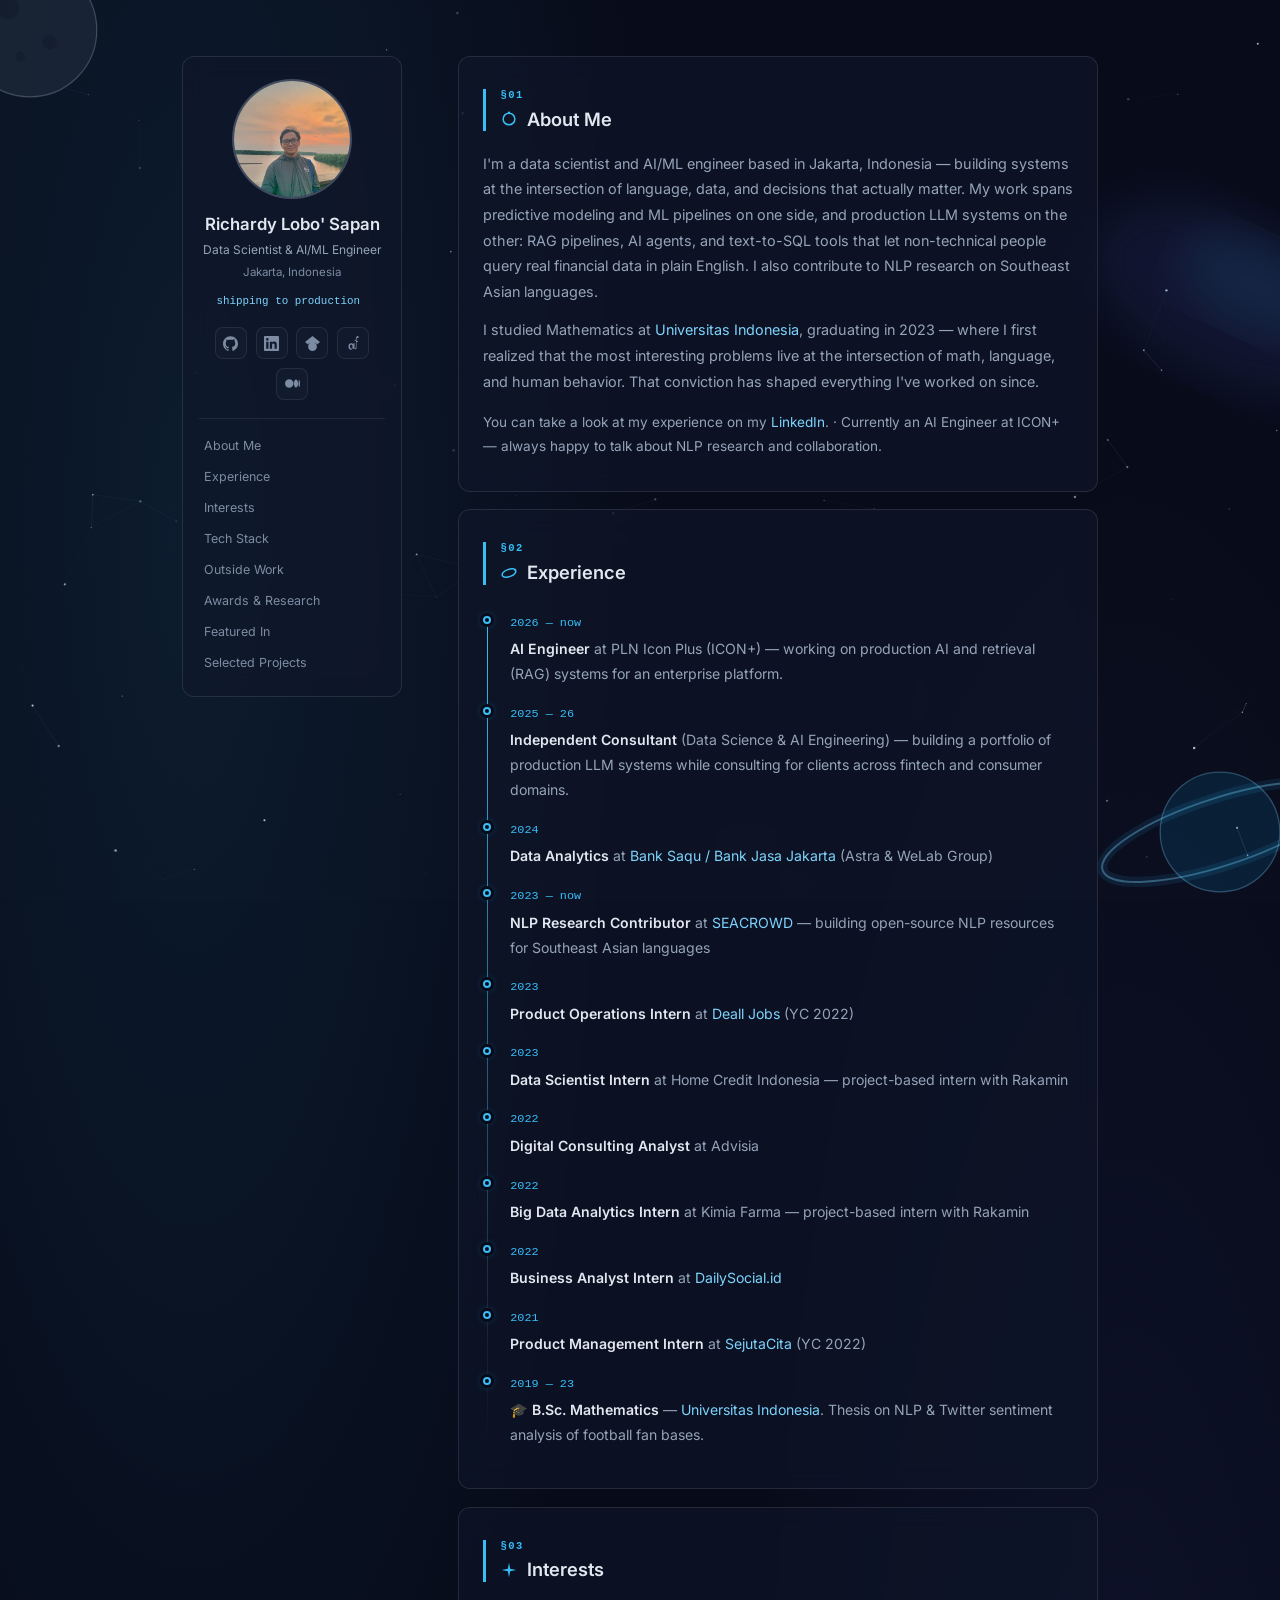
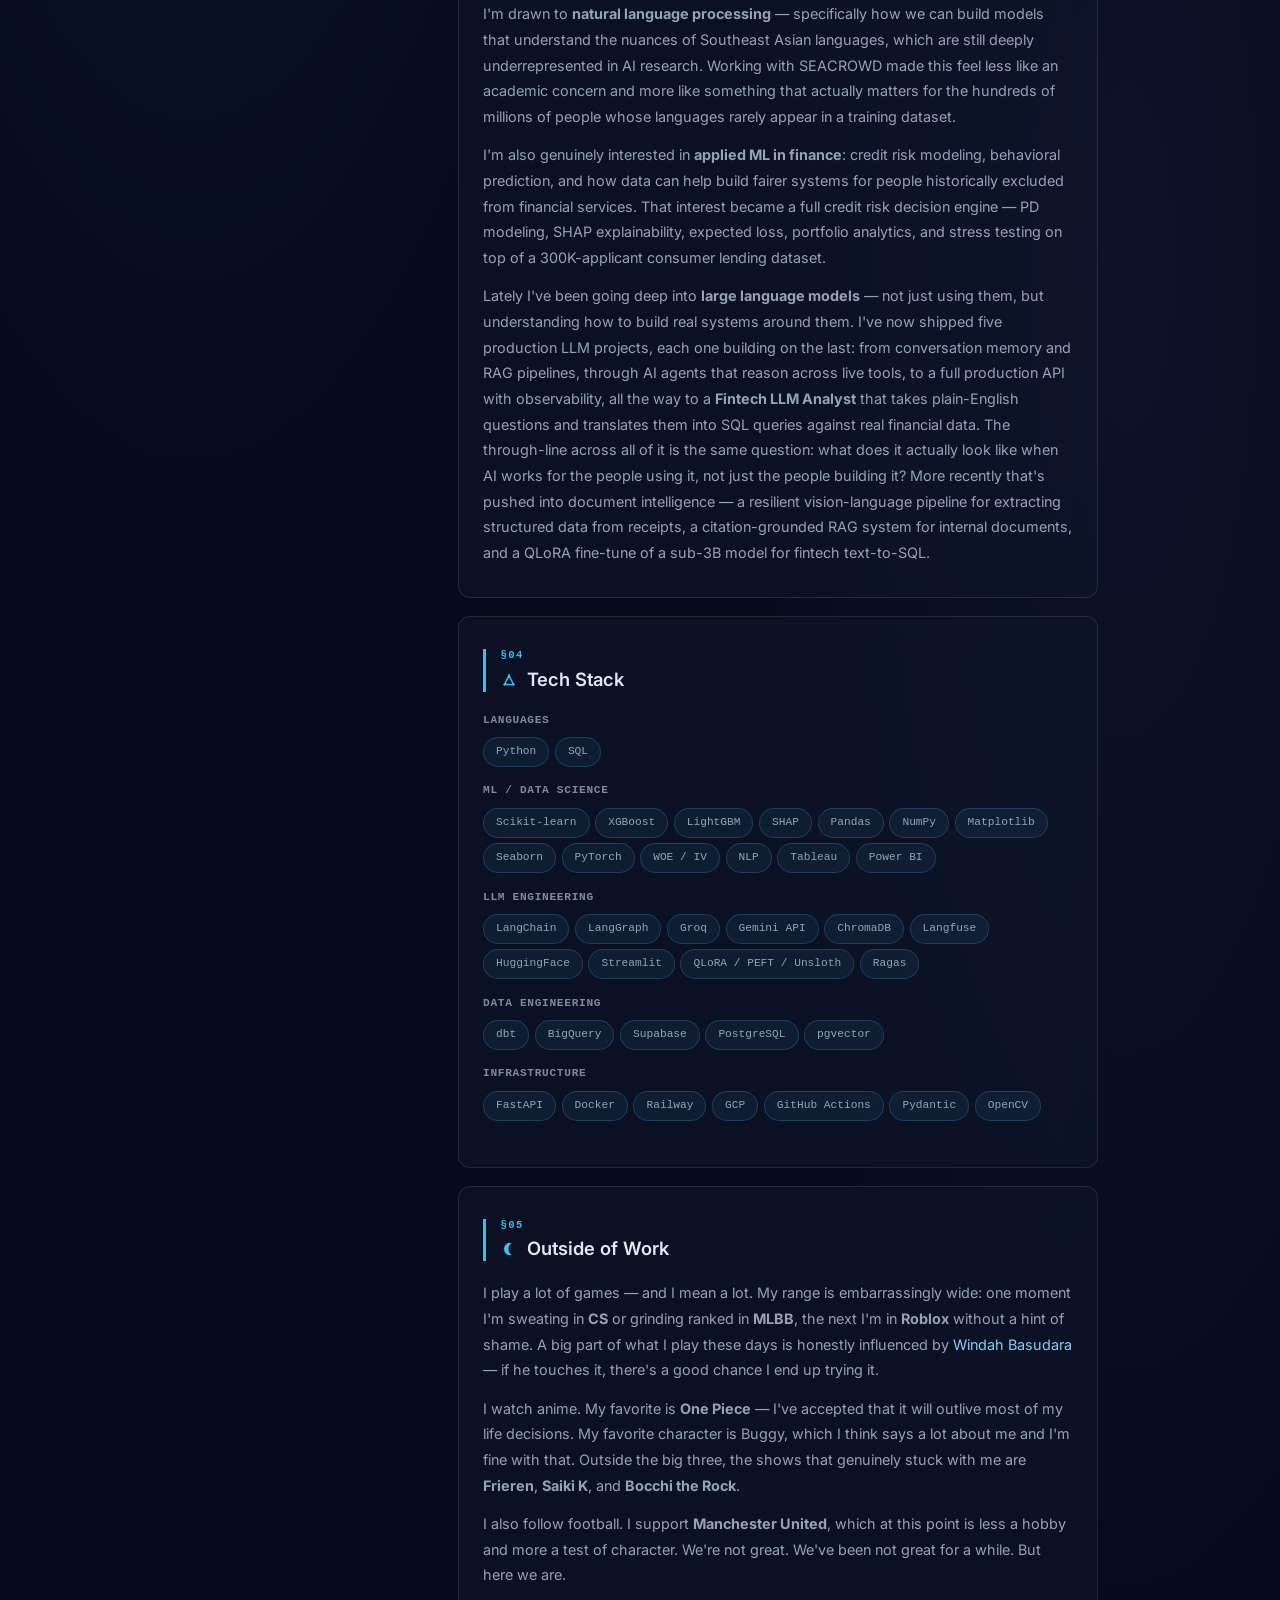
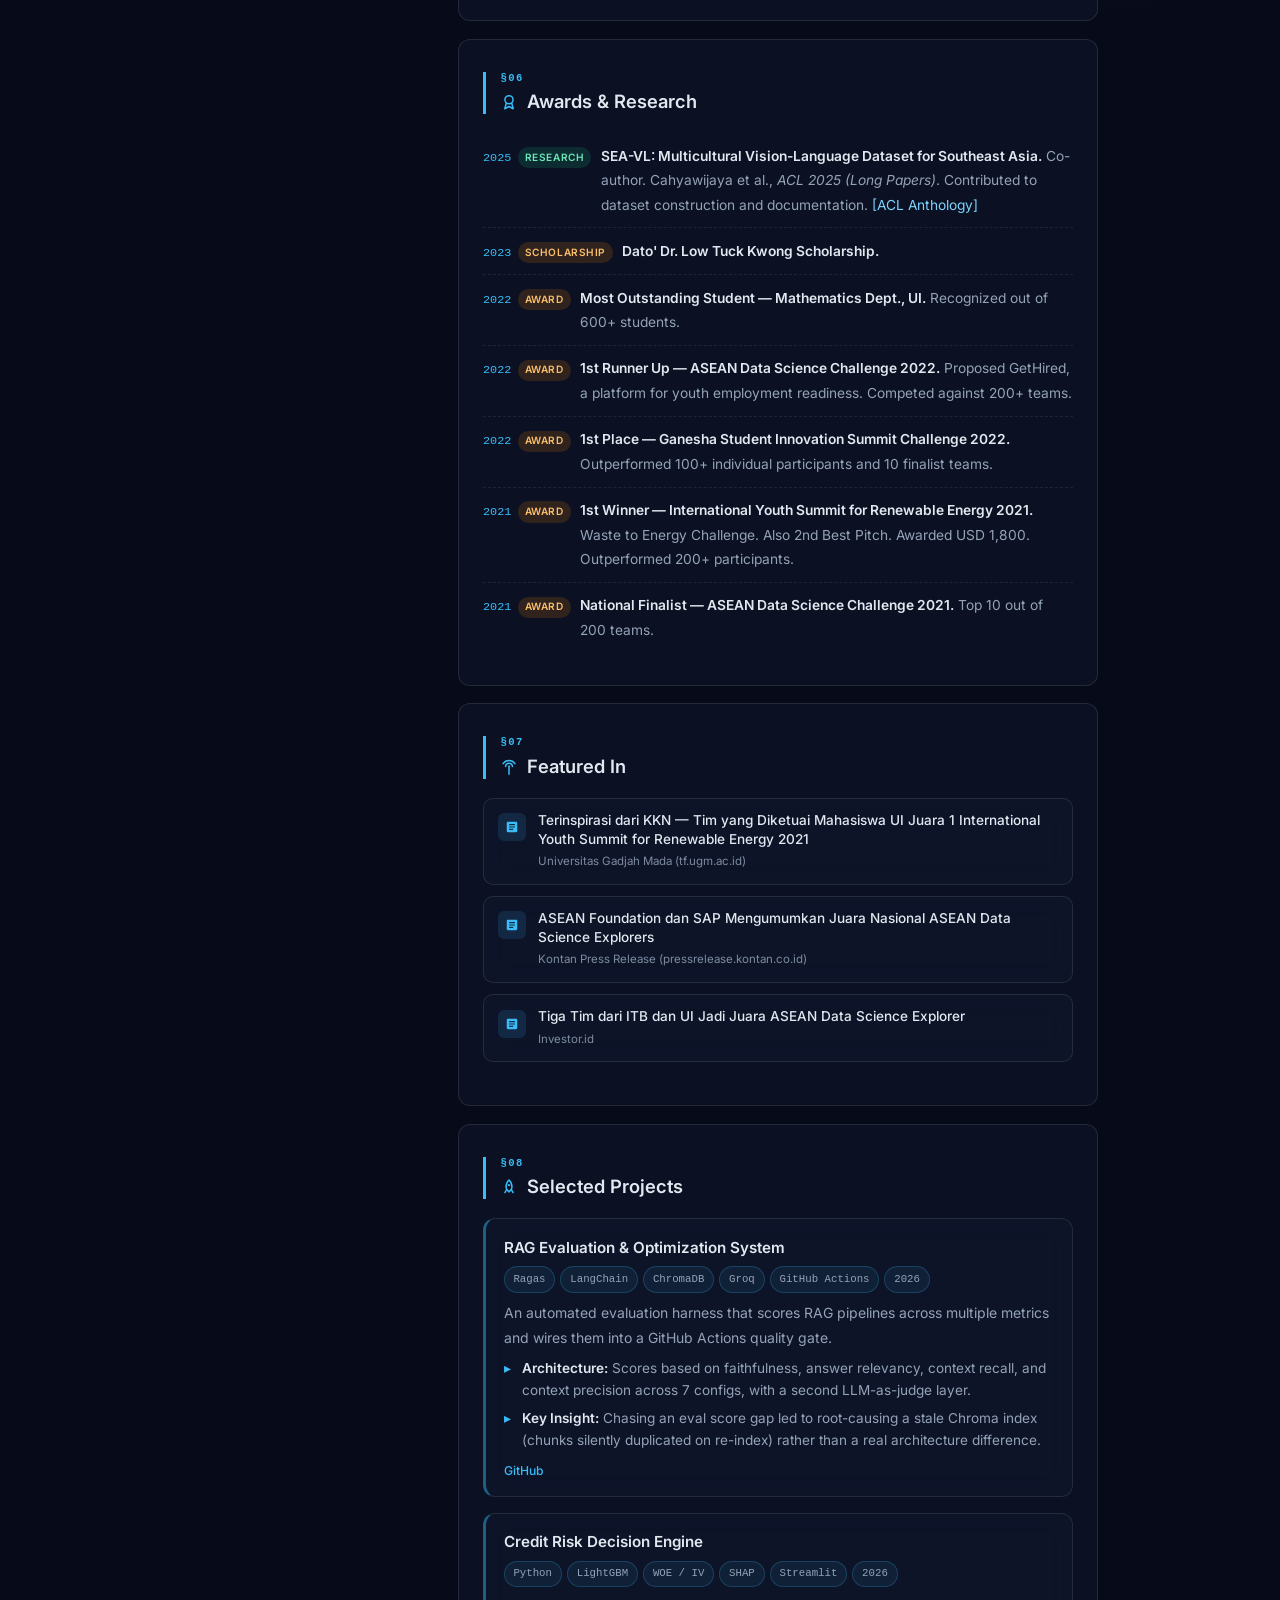
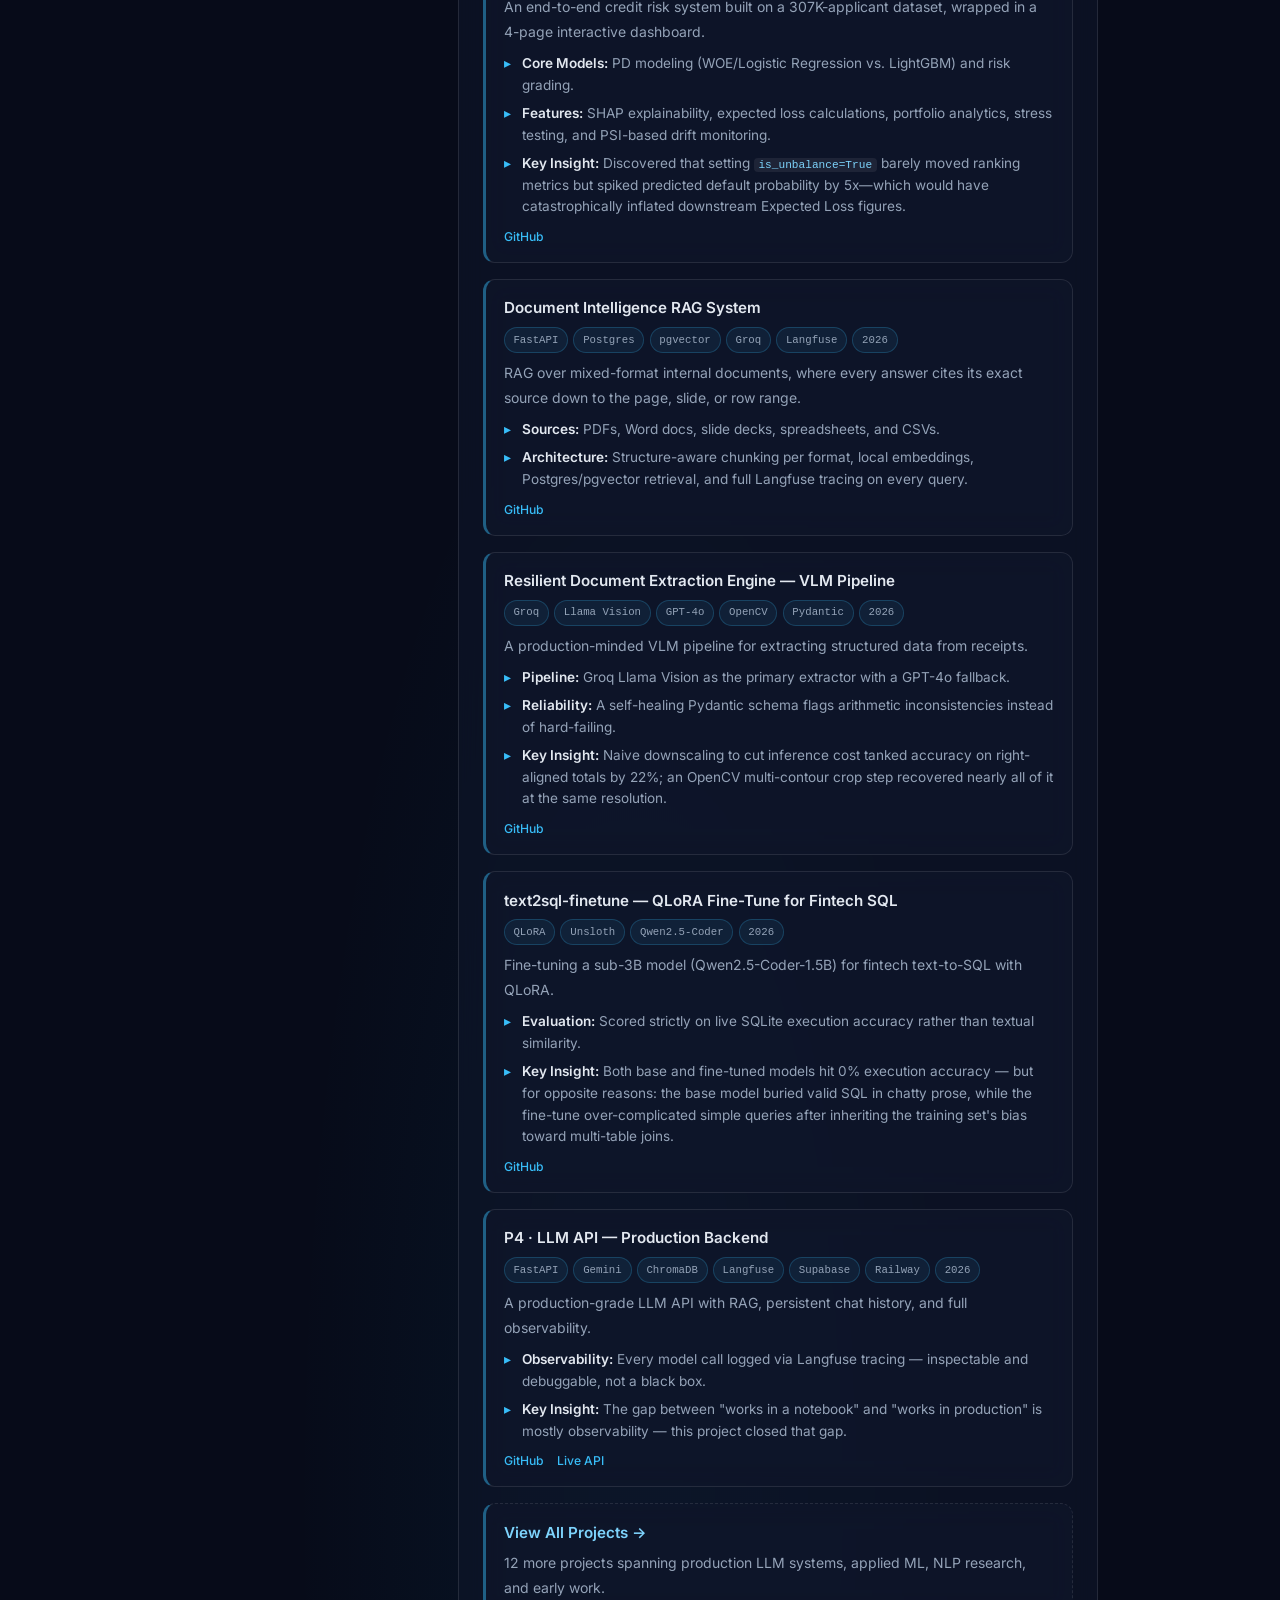
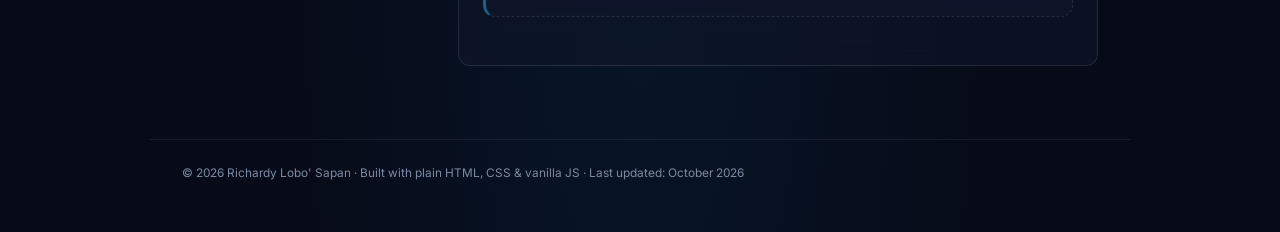
<file: index.html>
<!DOCTYPE html>
<html lang="en">
<head>
  <meta charset="UTF-8" />
  <meta name="viewport" content="width=device-width, initial-scale=1.0" />
  <title>Richardy Lobo' Sapan — Data Scientist &amp; AI/ML Engineer</title>
  <meta name="description" content="Richardy Lobo' Sapan — data scientist &amp; AI/ML engineer in Jakarta, Indonesia, building production RAG pipelines, AI agents, and applied ML systems." />
  <link rel="canonical" href="https://richardy-lobo-sapan.github.io/" />
  <link rel="icon" type="image/svg+xml" href="favicon.svg" />

  <!-- Open Graph / social previews -->
  <meta property="og:type" content="website" />
  <meta property="og:url" content="https://richardy-lobo-sapan.github.io/" />
  <meta property="og:site_name" content="Richardy Lobo' Sapan" />
  <meta property="og:title" content="Richardy Lobo' Sapan — Data Scientist &amp; AI/ML Engineer" />
  <meta property="og:description" content="Data scientist &amp; AI/ML engineer in Jakarta, Indonesia, building production RAG pipelines, AI agents, and applied ML systems." />
  <meta property="og:image" content="https://richardy-lobo-sapan.github.io/IMG_20240918_212158_783.jpg" />

  <!-- Twitter Card -->
  <meta name="twitter:card" content="summary" />
  <meta name="twitter:title" content="Richardy Lobo' Sapan — Data Scientist &amp; AI/ML Engineer" />
  <meta name="twitter:description" content="Data scientist &amp; AI/ML engineer in Jakarta, Indonesia, building production RAG pipelines, AI agents, and applied ML systems." />
  <meta name="twitter:image" content="https://richardy-lobo-sapan.github.io/IMG_20240918_212158_783.jpg" />

  <link rel="preconnect" href="https://fonts.googleapis.com" />
  <link rel="preconnect" href="https://fonts.gstatic.com" crossorigin />
  <link href="https://fonts.googleapis.com/css2?family=Inter:wght@300;400;500;600;700&display=swap" rel="stylesheet" />
  <link rel="stylesheet" href="style.css" />
</head>
<body>

<a class="skip-link" href="#main-content">Skip to content</a>

<canvas id="starfield" aria-hidden="true"></canvas>

<div class="planet-decor" aria-hidden="true">
  <svg viewBox="0 0 200 200" width="260" height="260">
    <ellipse cx="100" cy="100" rx="95" ry="26" transform="rotate(-18 100 100)" fill="none" stroke="#38bdf8" stroke-width="8" opacity="0.10"/>
    <ellipse cx="100" cy="100" rx="95" ry="26" transform="rotate(-18 100 100)" fill="none" stroke="#7dd3fc" stroke-width="1.5" opacity="0.35"/>
    <circle cx="100" cy="100" r="46" fill="#0ea5e9" opacity="0.12"/>
    <circle cx="100" cy="100" r="46" fill="none" stroke="#7dd3fc" stroke-width="1" opacity="0.3"/>
  </svg>
</div>

<div class="moon-decor" aria-hidden="true">
  <svg viewBox="0 0 140 140" width="170" height="170">
    <circle cx="70" cy="70" r="55" fill="#94a3b8" opacity="0.10"/>
    <circle cx="70" cy="70" r="55" fill="none" stroke="#cbd5e1" stroke-width="1" opacity="0.25"/>
    <circle cx="52" cy="52" r="9" fill="#070b19" opacity="0.18"/>
    <circle cx="86" cy="80" r="6" fill="#070b19" opacity="0.18"/>
    <circle cx="62" cy="92" r="4" fill="#070b19" opacity="0.18"/>
  </svg>
</div>

<div class="galaxy-decor" aria-hidden="true">
  <svg viewBox="0 0 300 300" width="380" height="380">
    <defs><filter id="galaxy-blur"><feGaussianBlur stdDeviation="18"/></filter></defs>
    <ellipse cx="150" cy="150" rx="120" ry="65" transform="rotate(25 150 150)" fill="#6366f1" opacity="0.10" filter="url(#galaxy-blur)"/>
    <ellipse cx="170" cy="140" rx="65" ry="36" transform="rotate(25 170 140)" fill="#38bdf8" opacity="0.09" filter="url(#galaxy-blur)"/>
  </svg>
</div>

<div id="grain" aria-hidden="true"></div>

<!-- Mobile hero — nebula band, mobile only via CSS -->
<div class="mobile-hero-wrap" aria-hidden="true"></div>

<div class="wrapper">

  <!-- ═══════════ SIDEBAR ═══════════ -->
  <aside class="sidebar">
    <img class="avatar" src="IMG_20240918_212158_783.jpg" alt="Richardy Lobo' Sapan" width="120" height="120" />
    <h1>Richardy Lobo' Sapan</h1>
    <p class="job">Data Scientist &amp; AI/ML Engineer</p>
    <p class="loc">Jakarta, Indonesia</p>
    <p class="tagline" aria-hidden="true"><span id="tagline-text"></span><span class="tagline-cursor">|</span></p>

    <div class="socials">
      <!-- GitHub -->
      <a href="https://github.com/richardy-lobo-sapan" target="_blank" rel="noopener noreferrer" title="GitHub" aria-label="GitHub">
        <svg viewBox="0 0 24 24"><path d="M12 .297c-6.63 0-12 5.373-12 12 0 5.303 3.438 9.8 8.205 11.385.6.113.82-.258.82-.577 0-.285-.01-1.04-.015-2.04-3.338.724-4.042-1.61-4.042-1.61C4.422 18.07 3.633 17.7 3.633 17.7c-1.087-.744.084-.729.084-.729 1.205.084 1.838 1.236 1.838 1.236 1.07 1.835 2.809 1.305 3.495.998.108-.776.417-1.305.76-1.605-2.665-.3-5.466-1.332-5.466-5.93 0-1.31.465-2.38 1.235-3.22-.135-.303-.54-1.523.105-3.176 0 0 1.005-.322 3.3 1.23.96-.267 1.98-.399 3-.405 1.02.006 2.04.138 3 .405 2.28-1.552 3.285-1.23 3.285-1.23.645 1.653.24 2.873.12 3.176.765.84 1.23 1.91 1.23 3.22 0 4.61-2.805 5.625-5.475 5.92.42.36.81 1.096.81 2.22 0 1.606-.015 2.896-.015 3.286 0 .315.21.69.825.57C20.565 22.092 24 17.592 24 12.297c0-6.627-5.373-12-12-12"/></svg>
      </a>
      <!-- LinkedIn -->
      <a href="https://www.linkedin.com/in/richardylobosapan/" target="_blank" rel="noopener noreferrer" title="LinkedIn" aria-label="LinkedIn">
        <svg viewBox="0 0 24 24"><path d="M20.447 20.452h-3.554v-5.569c0-1.328-.027-3.037-1.852-3.037-1.853 0-2.136 1.445-2.136 2.939v5.667H9.351V9h3.414v1.561h.046c.477-.9 1.637-1.85 3.37-1.85 3.601 0 4.267 2.37 4.267 5.455v6.286zM5.337 7.433a2.062 2.062 0 01-2.063-2.065 2.064 2.064 0 112.063 2.065zm1.782 13.019H3.555V9h3.564v11.452zM22.225 0H1.771C.792 0 0 .774 0 1.729v20.542C0 23.227.792 24 1.771 24h20.451C23.2 24 24 23.227 24 22.271V1.729C24 .774 23.2 0 22.222 0h.003z"/></svg>
      </a>
      <!-- Google Scholar -->
      <a href="https://scholar.google.com/citations?hl=id&user=P-O_EnAAAAAJ" target="_blank" rel="noopener noreferrer" title="Google Scholar" aria-label="Google Scholar">
        <svg viewBox="0 0 24 24"><path d="M12 24a7 7 0 110-14 7 7 0 010 14zm0-24L0 9.5l4.838 3.94A8 8 0 0112 10a8 8 0 017.162 3.44L24 9.5z"/></svg>
      </a>
      <!-- ResearchGate -->
      <a href="https://www.researchgate.net/profile/Richardy-Sapan" target="_blank" rel="noopener noreferrer" title="ResearchGate" aria-label="ResearchGate">
        <svg viewBox="0 0 24 24"><path d="M19.586 0c-.818 0-1.508.19-2.073.565-.563.377-.97.936-1.213 1.68a12.44 12.44 0 00-.365 3.123v.521h-1.99c-.026.56-.049 1.33-.049 1.877h1.973v7.82c-.05 1.928-.278 3.29-.69 4.094-.41.804-1.017 1.205-1.822 1.205-.61 0-1.161-.223-1.657-.67-.494-.448-.764-1.015-.81-1.703h-.08a3.43 3.43 0 01-.528 1.907c-.337.49-.752.855-1.245 1.1a3.44 3.44 0 01-1.6.365c-1.148 0-2.063-.435-2.746-1.304C4.35 19.516 4 18.282 4 16.683c0-1.618.388-2.9 1.163-3.845.775-.944 1.795-1.416 3.06-1.416.793 0 1.476.182 2.049.547.573.365.993.904 1.26 1.617h.065v-1.86h2.05v7.68c0 .597.127 1.063.38 1.396.253.334.613.5 1.08.5.54 0 .965-.216 1.278-.648.312-.432.468-1.026.468-1.78V9.766h2.087c.026-.547.049-1.317.049-1.877h-2.087V6.384c0-1.16.133-1.98.4-2.46.267-.48.707-.72 1.32-.72.357 0 .71.066 1.063.197l.5-1.79A5.4 5.4 0 0019.586 0zM8.4 13.444c-.633 0-1.13.277-1.493.83-.362.553-.543 1.356-.543 2.41 0 1.01.178 1.79.535 2.34.357.55.851.824 1.483.824.63 0 1.127-.275 1.49-.824.363-.55.545-1.33.545-2.34 0-1.054-.182-1.857-.545-2.41-.363-.553-.86-.83-1.472-.83z"/></svg>
      </a>
      <!-- Medium -->
      <a href="https://medium.com/@richardylobosapan" target="_blank" rel="noopener noreferrer" title="Medium" aria-label="Medium">
        <svg viewBox="0 0 24 24"><path d="M13.54 12a6.8 6.8 0 01-6.77 6.82A6.8 6.8 0 010 12a6.8 6.8 0 016.77-6.82A6.8 6.8 0 0113.54 12zm7.42 0c0 3.54-1.51 6.42-3.38 6.42-1.87 0-3.39-2.88-3.39-6.42s1.52-6.42 3.39-6.42 3.38 2.88 3.38 6.42M24 12c0 3.17-.53 5.75-1.19 5.75-.66 0-1.19-2.58-1.19-5.75s.53-5.75 1.19-5.75C23.47 6.25 24 8.83 24 12z"/></svg>
      </a>
    </div>

    <!-- Unified nav — vertical list on desktop, horizontal pill-scroller on mobile (see .nav in style.css) -->
    <ul class="nav">
      <li><a href="#intro">About Me</a></li>
      <li><a href="#experience">Experience</a></li>
      <li><a href="#interests">Interests</a></li>
      <li><a href="#stack">Tech Stack</a></li>
      <li><a href="#outside">Outside Work</a></li>
      <li><a href="#recognition">Awards &amp; Research</a></li>
      <li><a href="#featured">Featured In</a></li>
      <li><a href="#projects">Selected Projects</a></li>
    </ul>
  </aside>

  <!-- ═══════════ MAIN ═══════════ -->
  <main id="main-content" tabindex="-1">

    <!-- INTRO -->
    <section id="intro" class="reveal">
      <h2><span class="h2-row"><svg class="h2-icon" viewBox="0 0 20 20" fill="none" stroke="currentColor" stroke-width="1.5" stroke-linecap="round" stroke-linejoin="round"><circle cx="10" cy="10" r="6.5"/><circle cx="10" cy="3" r="1.3" fill="currentColor" stroke="none"/></svg>About Me</span></h2>
      <p>
        I'm a data scientist and AI/ML engineer based in Jakarta, Indonesia — building systems at the
        intersection of language, data, and decisions that actually matter. My work spans predictive
        modeling and ML pipelines on one side, and production LLM systems on the other: RAG pipelines,
        AI agents, and text-to-SQL tools that let non-technical people query real financial data in plain
        English. I also contribute to NLP research on Southeast Asian languages.
      </p>
      <p>
        I studied Mathematics at <a href="https://math.sci-ui.id/en/" target="_blank" rel="noopener noreferrer">Universitas Indonesia</a>,
        graduating in 2023 — where I first realized that the most interesting problems live at the
        intersection of math, language, and human behavior. That conviction has shaped everything I've
        worked on since.
      </p>
      <p class="resume-line">
        You can take a look at my experience on my
        <a href="https://www.linkedin.com/in/richardylobosapan/" target="_blank" rel="noopener noreferrer">LinkedIn</a>. ·
        Currently an AI Engineer at ICON+ — always happy to talk about NLP research and collaboration.
      </p>
    </section>

    <!-- EXPERIENCE -->
    <section id="experience" class="reveal">
      <h2><span class="h2-row"><svg class="h2-icon" viewBox="0 0 20 20" fill="none" stroke="currentColor" stroke-width="1.5" stroke-linecap="round" stroke-linejoin="round"><ellipse cx="10" cy="10" rx="8" ry="4" transform="rotate(-20 10 10)"/><circle cx="16.8" cy="6.4" r="1.2" fill="currentColor" stroke="none"/></svg>Experience</span></h2>
      <ul class="exp-list">
        <li>
          <span class="exp-year">2026 — now</span>
          <div class="exp-text"><strong>AI Engineer</strong> at PLN Icon Plus (ICON+) — working on production AI and retrieval (RAG) systems for an enterprise platform.</div>
        </li>
        <li>
          <span class="exp-year">2025 — 26</span>
          <div class="exp-text"><strong>Independent Consultant</strong> (Data Science &amp; AI Engineering) — building a portfolio of production LLM systems while consulting for clients across fintech and consumer domains.</div>
        </li>
        <li>
          <span class="exp-year">2024</span>
          <div class="exp-text"><strong>Data Analytics</strong> at <a href="https://www.banksaqu.com/" target="_blank" rel="noopener noreferrer">Bank Saqu / Bank Jasa Jakarta</a> (Astra &amp; WeLab Group)</div>
        </li>
        <li>
          <span class="exp-year">2023 — now</span>
          <div class="exp-text"><strong>NLP Research Contributor</strong> at <a href="https://seacrowd.github.io/" target="_blank" rel="noopener noreferrer">SEACROWD</a> — building open-source NLP resources for Southeast Asian languages</div>
        </li>
        <li>
          <span class="exp-year">2023</span>
          <div class="exp-text"><strong>Product Operations Intern</strong> at <a href="https://deall.com/" target="_blank" rel="noopener noreferrer">Deall Jobs</a> (YC 2022)</div>
        </li>
        <li>
          <span class="exp-year">2023</span>
          <div class="exp-text"><strong>Data Scientist Intern</strong> at Home Credit Indonesia — project-based intern with Rakamin</div>
        </li>
        <li>
          <span class="exp-year">2022</span>
          <div class="exp-text"><strong>Digital Consulting Analyst</strong> at Advisia</div>
        </li>
        <li>
          <span class="exp-year">2022</span>
          <div class="exp-text"><strong>Big Data Analytics Intern</strong> at Kimia Farma — project-based intern with Rakamin</div>
        </li>
        <li>
          <span class="exp-year">2022</span>
          <div class="exp-text"><strong>Business Analyst Intern</strong> at <a href="https://dailysocial.id/" target="_blank" rel="noopener noreferrer">DailySocial.id</a></div>
        </li>
        <li>
          <span class="exp-year">2021</span>
          <div class="exp-text"><strong>Product Management Intern</strong> at <a href="https://sejutacita.id/" target="_blank" rel="noopener noreferrer">SejutaCita</a> (YC 2022)</div>
        </li>
        <li>
          <span class="exp-year">2019 — 23</span>
          <div class="exp-text">🎓 <strong>B.Sc. Mathematics</strong> — <a href="https://math.sci-ui.id/en/" target="_blank" rel="noopener noreferrer">Universitas Indonesia</a>. Thesis on NLP &amp; Twitter sentiment analysis of football fan bases.</div>
        </li>
      </ul>
    </section>

    <!-- INTERESTS -->
    <section id="interests" class="reveal">
      <h2><span class="h2-row"><svg class="h2-icon" viewBox="0 0 20 20" fill="currentColor" stroke="none"><path d="M10 2 L11.3 8.7 L18 10 L11.3 11.3 L10 18 L8.7 11.3 L2 10 L8.7 8.7 Z"/></svg>Interests</span></h2>
      <p>
        I'm drawn to <strong>natural language processing</strong> — specifically how we can build models
        that understand the nuances of Southeast Asian languages, which are still deeply underrepresented
        in AI research. Working with SEACROWD made this feel less like an academic concern and more like
        something that actually matters for the hundreds of millions of people whose languages rarely
        appear in a training dataset.
      </p>
      <p>
        I'm also genuinely interested in <strong>applied ML in finance</strong>: credit risk modeling,
        behavioral prediction, and how data can help build fairer systems for people historically
        excluded from financial services. That interest became a full credit risk decision engine —
        PD modeling, SHAP explainability, expected loss, portfolio analytics, and stress testing on top
        of a 300K-applicant consumer lending dataset.
      </p>
      <p>
        Lately I've been going deep into <strong>large language models</strong> — not just using them,
        but understanding how to build real systems around them. I've now shipped five production LLM
        projects, each one building on the last: from conversation memory and RAG pipelines, through
        AI agents that reason across live tools, to a full production API with observability, all the
        way to a <strong>Fintech LLM Analyst</strong> that takes plain-English questions and translates
        them into SQL queries against real financial data. The through-line across all of it is the
        same question: what does it actually look like when AI works for the people using it, not just
        the people building it? More recently that's pushed into document intelligence — a resilient
        vision-language pipeline for extracting structured data from receipts, a citation-grounded RAG
        system for internal documents, and a QLoRA fine-tune of a sub-3B model for fintech text-to-SQL.
      </p>
    </section>

    <!-- TECH STACK -->
    <section id="stack" class="reveal">
      <h2><span class="h2-row"><svg class="h2-icon" viewBox="0 0 20 20" fill="none" stroke="currentColor" stroke-width="1.5" stroke-linecap="round" stroke-linejoin="round"><path d="M5 15 L10 5 L15 15 Z"/><circle cx="5" cy="15" r="1.3" fill="currentColor" stroke="none"/><circle cx="15" cy="15" r="1.3" fill="currentColor" stroke="none"/><circle cx="10" cy="5" r="1.3" fill="currentColor" stroke="none"/></svg>Tech Stack</span></h2>

      <div class="stack-group">
        <div class="stack-label">Languages</div>
        <div class="stack-pills">
          <span class="pill">Python</span>
          <span class="pill">SQL</span>
        </div>
      </div>

      <div class="stack-group">
        <div class="stack-label">ML / Data Science</div>
        <div class="stack-pills">
          <span class="pill">Scikit-learn</span>
          <span class="pill">XGBoost</span>
          <span class="pill">LightGBM</span>
          <span class="pill">SHAP</span>
          <span class="pill">Pandas</span>
          <span class="pill">NumPy</span>
          <span class="pill">Matplotlib</span>
          <span class="pill">Seaborn</span>
          <span class="pill">PyTorch</span>
          <span class="pill">WOE / IV</span>
          <span class="pill">NLP</span>
          <span class="pill">Tableau</span>
          <span class="pill">Power BI</span>
        </div>
      </div>

      <div class="stack-group">
        <div class="stack-label">LLM Engineering</div>
        <div class="stack-pills">
          <span class="pill">LangChain</span>
          <span class="pill">LangGraph</span>
          <span class="pill">Groq</span>
          <span class="pill">Gemini API</span>
          <span class="pill">ChromaDB</span>
          <span class="pill">Langfuse</span>
          <span class="pill">HuggingFace</span>
          <span class="pill">Streamlit</span>
          <span class="pill">QLoRA / PEFT / Unsloth</span>
          <span class="pill">Ragas</span>
        </div>
      </div>

      <div class="stack-group">
        <div class="stack-label">Data Engineering</div>
        <div class="stack-pills">
          <span class="pill">dbt</span>
          <span class="pill">BigQuery</span>
          <span class="pill">Supabase</span>
          <span class="pill">PostgreSQL</span>
          <span class="pill">pgvector</span>
        </div>
      </div>

      <div class="stack-group">
        <div class="stack-label">Infrastructure</div>
        <div class="stack-pills">
          <span class="pill">FastAPI</span>
          <span class="pill">Docker</span>
          <span class="pill">Railway</span>
          <span class="pill">GCP</span>
          <span class="pill">GitHub Actions</span>
          <span class="pill">Pydantic</span>
          <span class="pill">OpenCV</span>
        </div>
      </div>
    </section>

    <!-- OUTSIDE WORK -->
    <section id="outside" class="reveal">
      <h2><span class="h2-row"><svg class="h2-icon" viewBox="0 0 20 20" fill="currentColor" stroke="none"><path d="M13 3.2a7 7 0 1 0 0 13.6 8.4 8.4 0 0 1 0-13.6Z"/></svg>Outside of Work</span></h2>
      <p>
        I play a lot of games — and I mean a lot. My range is embarrassingly wide: one moment I'm sweating
        in <strong>CS</strong> or grinding ranked in <strong>MLBB</strong>, the next I'm in
        <strong>Roblox</strong> without a hint of shame. A big part of what I play these days is honestly
        influenced by <a href="https://www.youtube.com/@WindahBasudara" target="_blank" rel="noopener noreferrer">Windah Basudara</a>
        — if he touches it, there's a good chance I end up trying it.
      </p>
      <p>
        I watch anime. My favorite is <strong>One Piece</strong> — I've accepted that it will outlive
        most of my life decisions. My favorite character is Buggy, which I think says a lot about me and
        I'm fine with that. Outside the big three, the shows that genuinely stuck with me are
        <strong>Frieren</strong>, <strong>Saiki K</strong>, and <strong>Bocchi the Rock</strong>.
      </p>
      <p>
        I also follow football. I support <strong>Manchester United</strong>, which at this point is less
        a hobby and more a test of character. We're not great. We've been not great for a while. But here
        we are.
      </p>
    </section>

    <!-- AWARDS & RESEARCH -->
    <section id="recognition" class="reveal">
      <h2><span class="h2-row"><svg class="h2-icon" viewBox="0 0 20 20" fill="none" stroke="currentColor" stroke-width="1.5" stroke-linecap="round" stroke-linejoin="round"><circle cx="10" cy="7.5" r="4.5"/><path d="M7 11.3 L5.3 17.5 L10 15 L14.7 17.5 L13 11.3"/></svg>Awards &amp; Research</span></h2>
      <ul class="entries">
        <li class="entry-cite">
          <span class="entry-meta"><span class="entry-year">2025</span><span class="entry-badge b-research">Research</span></span>
          <span class="entry-body"><strong>SEA-VL: Multicultural Vision-Language Dataset for Southeast Asia.</strong>
          Co-author. Cahyawijaya et al., <em>ACL 2025 (Long Papers)</em>. Contributed to dataset construction and documentation.
          <a href="https://aclanthology.org/2025.acl-long.916/" target="_blank" rel="noopener noreferrer">[ACL Anthology]</a></span>
        </li>
        <li class="entry-cite">
          <span class="entry-meta"><span class="entry-year">2023</span><span class="entry-badge b-award">Scholarship</span></span>
          <span class="entry-body"><strong>Dato' Dr. Low Tuck Kwong Scholarship.</strong></span>
        </li>
        <li class="entry-cite">
          <span class="entry-meta"><span class="entry-year">2022</span><span class="entry-badge b-award">Award</span></span>
          <span class="entry-body"><strong>Most Outstanding Student — Mathematics Dept., UI.</strong>
          Recognized out of 600+ students.</span>
        </li>
        <li class="entry-cite">
          <span class="entry-meta"><span class="entry-year">2022</span><span class="entry-badge b-award">Award</span></span>
          <span class="entry-body"><strong>1st Runner Up — ASEAN Data Science Challenge 2022.</strong>
          Proposed GetHired, a platform for youth employment readiness. Competed against 200+ teams.</span>
        </li>
        <li class="entry-cite">
          <span class="entry-meta"><span class="entry-year">2022</span><span class="entry-badge b-award">Award</span></span>
          <span class="entry-body"><strong>1st Place — Ganesha Student Innovation Summit Challenge 2022.</strong>
          Outperformed 100+ individual participants and 10 finalist teams.</span>
        </li>
        <li class="entry-cite">
          <span class="entry-meta"><span class="entry-year">2021</span><span class="entry-badge b-award">Award</span></span>
          <span class="entry-body"><strong>1st Winner — International Youth Summit for Renewable Energy 2021.</strong>
          Waste to Energy Challenge. Also 2nd Best Pitch. Awarded USD 1,800. Outperformed 200+ participants.</span>
        </li>
        <li class="entry-cite">
          <span class="entry-meta"><span class="entry-year">2021</span><span class="entry-badge b-award">Award</span></span>
          <span class="entry-body"><strong>National Finalist — ASEAN Data Science Challenge 2021.</strong>
          Top 10 out of 200 teams.</span>
        </li>
      </ul>
    </section>

    <!-- FEATURED IN -->
    <section id="featured" class="reveal">
      <h2><span class="h2-row"><svg class="h2-icon" viewBox="0 0 20 20" fill="none" stroke="currentColor" stroke-width="1.5" stroke-linecap="round" stroke-linejoin="round"><path d="M10 18V9.5"/><path d="M6.2 9.5a3.8 3.8 0 0 1 7.6 0"/><path d="M3.4 6.3a8 8 0 0 1 13.2 0"/><circle cx="10" cy="9.3" r="1.1" fill="currentColor" stroke="none"/></svg>Featured In</span></h2>

      <a class="featured-card" href="https://tf.ugm.ac.id/2021/10/07/juara-1-international-youth-summit-for-renewable-energy-iysre-tahun-2021/" target="_blank" rel="noopener noreferrer">
        <div class="featured-icon">
          <svg viewBox="0 0 24 24"><path d="M19 3H5c-1.1 0-2 .9-2 2v14c0 1.1.9 2 2 2h14c1.1 0 2-.9 2-2V5c0-1.1-.9-2-2-2zm-5 14H7v-2h7v2zm3-4H7v-2h10v2zm0-4H7V7h10v2z"/></svg>
        </div>
        <div class="featured-body">
          <div class="featured-title">Terinspirasi dari KKN — Tim yang Diketuai Mahasiswa UI Juara 1 International Youth Summit for Renewable Energy 2021</div>
          <div class="featured-source">Universitas Gadjah Mada (tf.ugm.ac.id)</div>
        </div>
      </a>

      <a class="featured-card" href="https://pressrelease.kontan.co.id/news/asean-foundation-dan-sap-mengumumkan-juara-nasional-asean-data-science-explorer" target="_blank" rel="noopener noreferrer">
        <div class="featured-icon">
          <svg viewBox="0 0 24 24"><path d="M19 3H5c-1.1 0-2 .9-2 2v14c0 1.1.9 2 2 2h14c1.1 0 2-.9 2-2V5c0-1.1-.9-2-2-2zm-5 14H7v-2h7v2zm3-4H7v-2h10v2zm0-4H7V7h10v2z"/></svg>
        </div>
        <div class="featured-body">
          <div class="featured-title">ASEAN Foundation dan SAP Mengumumkan Juara Nasional ASEAN Data Science Explorers</div>
          <div class="featured-source">Kontan Press Release (pressrelease.kontan.co.id)</div>
        </div>
      </a>

      <a class="featured-card" href="https://investor.id/it-and-telecommunication/304976/tiga-tim-dari-itb-dan-ui-jadi-juara-asean-data-science-explorer" target="_blank" rel="noopener noreferrer">
        <div class="featured-icon">
          <svg viewBox="0 0 24 24"><path d="M19 3H5c-1.1 0-2 .9-2 2v14c0 1.1.9 2 2 2h14c1.1 0 2-.9 2-2V5c0-1.1-.9-2-2-2zm-5 14H7v-2h7v2zm3-4H7v-2h10v2zm0-4H7V7h10v2z"/></svg>
        </div>
        <div class="featured-body">
          <div class="featured-title">Tiga Tim dari ITB dan UI Jadi Juara ASEAN Data Science Explorer</div>
          <div class="featured-source">Investor.id</div>
        </div>
      </a>
    </section>

    <!-- SELECTED PROJECTS -->
    <section id="projects" class="reveal">
      <h2><span class="h2-row"><svg class="h2-icon" viewBox="0 0 20 20" fill="none" stroke="currentColor" stroke-width="1.5" stroke-linecap="round" stroke-linejoin="round"><path d="M10 2.2c2.3 2 3.3 5.2 3.3 8 0 1.9-1 3.4-3.3 5.3-2.3-1.9-3.3-3.4-3.3-5.3 0-2.8 1-6 3.3-8Z"/><circle cx="10" cy="8" r="1.2" fill="currentColor" stroke="none"/><path d="M7.3 13l-1.8 3.2M12.7 13l1.8 3.2"/></svg>Selected Projects</span></h2>

      <div class="project-card reveal">
        <h3>RAG Evaluation &amp; Optimization System</h3>
        <div class="project-pills">
          <span class="pill">Ragas</span><span class="pill">LangChain</span><span class="pill">ChromaDB</span><span class="pill">Groq</span><span class="pill">GitHub Actions</span><span class="pill">2026</span>
        </div>
        <p>An automated evaluation harness that scores RAG pipelines across multiple metrics and wires them into a GitHub Actions quality gate.</p>
        <ul>
          <li><strong>Architecture:</strong> Scores based on faithfulness, answer relevancy, context recall, and context precision across 7 configs, with a second LLM-as-judge layer.</li>
          <li><strong>Key Insight:</strong> Chasing an eval score gap led to root-causing a stale Chroma index (chunks silently duplicated on re-index) rather than a real architecture difference.</li>
        </ul>
        <div class="project-links">
          <a href="https://github.com/richardy-lobo-sapan/rag-evaluation-system" target="_blank" rel="noopener noreferrer">GitHub</a>
        </div>
      </div>

      <div class="project-card reveal">
        <h3>Credit Risk Decision Engine</h3>
        <div class="project-pills">
          <span class="pill">Python</span><span class="pill">LightGBM</span><span class="pill">WOE / IV</span><span class="pill">SHAP</span><span class="pill">Streamlit</span><span class="pill">2026</span>
        </div>
        <p>An end-to-end credit risk system built on a 307K-applicant dataset, wrapped in a 4-page interactive dashboard.</p>
        <ul>
          <li><strong>Core Models:</strong> PD modeling (WOE/Logistic Regression vs. LightGBM) and risk grading.</li>
          <li><strong>Features:</strong> SHAP explainability, expected loss calculations, portfolio analytics, stress testing, and PSI-based drift monitoring.</li>
          <li><strong>Key Insight:</strong> Discovered that setting <code>is_unbalance=True</code> barely moved ranking metrics but spiked predicted default probability by 5x—which would have catastrophically inflated downstream Expected Loss figures.</li>
        </ul>
        <div class="project-links">
          <a href="https://github.com/richardy-lobo-sapan/credit-risk-engine" target="_blank" rel="noopener noreferrer">GitHub</a>
        </div>
      </div>

      <div class="project-card reveal">
        <h3>Document Intelligence RAG System</h3>
        <div class="project-pills">
          <span class="pill">FastAPI</span><span class="pill">Postgres</span><span class="pill">pgvector</span><span class="pill">Groq</span><span class="pill">Langfuse</span><span class="pill">2026</span>
        </div>
        <p>RAG over mixed-format internal documents, where every answer cites its exact source down to the page, slide, or row range.</p>
        <ul>
          <li><strong>Sources:</strong> PDFs, Word docs, slide decks, spreadsheets, and CSVs.</li>
          <li><strong>Architecture:</strong> Structure-aware chunking per format, local embeddings, Postgres/pgvector retrieval, and full Langfuse tracing on every query.</li>
        </ul>
        <div class="project-links">
          <a href="https://github.com/richardy-lobo-sapan/doc-intel-rag" target="_blank" rel="noopener noreferrer">GitHub</a>
        </div>
      </div>

      <div class="project-card reveal">
        <h3>Resilient Document Extraction Engine — VLM Pipeline</h3>
        <div class="project-pills">
          <span class="pill">Groq</span><span class="pill">Llama Vision</span><span class="pill">GPT-4o</span><span class="pill">OpenCV</span><span class="pill">Pydantic</span><span class="pill">2026</span>
        </div>
        <p>A production-minded VLM pipeline for extracting structured data from receipts.</p>
        <ul>
          <li><strong>Pipeline:</strong> Groq Llama Vision as the primary extractor with a GPT-4o fallback.</li>
          <li><strong>Reliability:</strong> A self-healing Pydantic schema flags arithmetic inconsistencies instead of hard-failing.</li>
          <li><strong>Key Insight:</strong> Naive downscaling to cut inference cost tanked accuracy on right-aligned totals by 22%; an OpenCV multi-contour crop step recovered nearly all of it at the same resolution.</li>
        </ul>
        <div class="project-links">
          <a href="https://github.com/richardy-lobo-sapan/doc-extraction" target="_blank" rel="noopener noreferrer">GitHub</a>
        </div>
      </div>

      <div class="project-card reveal">
        <h3>text2sql-finetune — QLoRA Fine-Tune for Fintech SQL</h3>
        <div class="project-pills">
          <span class="pill">QLoRA</span><span class="pill">Unsloth</span><span class="pill">Qwen2.5-Coder</span><span class="pill">2026</span>
        </div>
        <p>Fine-tuning a sub-3B model (Qwen2.5-Coder-1.5B) for fintech text-to-SQL with QLoRA.</p>
        <ul>
          <li><strong>Evaluation:</strong> Scored strictly on live SQLite execution accuracy rather than textual similarity.</li>
          <li><strong>Key Insight:</strong> Both base and fine-tuned models hit 0% execution accuracy — but for opposite reasons: the base model buried valid SQL in chatty prose, while the fine-tune over-complicated simple queries after inheriting the training set's bias toward multi-table joins.</li>
        </ul>
        <div class="project-links">
          <a href="https://github.com/richardy-lobo-sapan/text2sql-finetune" target="_blank" rel="noopener noreferrer">GitHub</a>
        </div>
      </div>

      <div class="project-card reveal">
        <h3>P4 · LLM API — Production Backend</h3>
        <div class="project-pills">
          <span class="pill">FastAPI</span><span class="pill">Gemini</span><span class="pill">ChromaDB</span><span class="pill">Langfuse</span><span class="pill">Supabase</span><span class="pill">Railway</span><span class="pill">2026</span>
        </div>
        <p>A production-grade LLM API with RAG, persistent chat history, and full observability.</p>
        <ul>
          <li><strong>Observability:</strong> Every model call logged via Langfuse tracing — inspectable and debuggable, not a black box.</li>
          <li><strong>Key Insight:</strong> The gap between "works in a notebook" and "works in production" is mostly observability — this project closed that gap.</li>
        </ul>
        <div class="project-links">
          <a href="https://github.com/richardy-lobo-sapan/llm-api-production" target="_blank" rel="noopener noreferrer">GitHub</a>
          <a href="https://llm-api-production-production.up.railway.app/docs" target="_blank" rel="noopener noreferrer">Live API</a>
        </div>
      </div>

      <a class="project-card view-all-card reveal" href="projects.html">
        <h3>View All Projects →</h3>
        <p>12 more projects spanning production LLM systems, applied ML, NLP research, and early work.</p>
      </a>

    </section>

  </main>
</div>

<footer>
  © 2026 Richardy Lobo' Sapan · Built with plain HTML, CSS &amp; vanilla JS ·
  Last updated: October 2026
</footer>


<!-- Back to Top -->
<button id="back-to-top" aria-label="Back to top">
  <svg viewBox="0 0 24 24"><path d="M12 4l-8 8h5v8h6v-8h5z"/></svg>
</button>

<script src="script.js" defer></script>
</body>
</html>
</file>
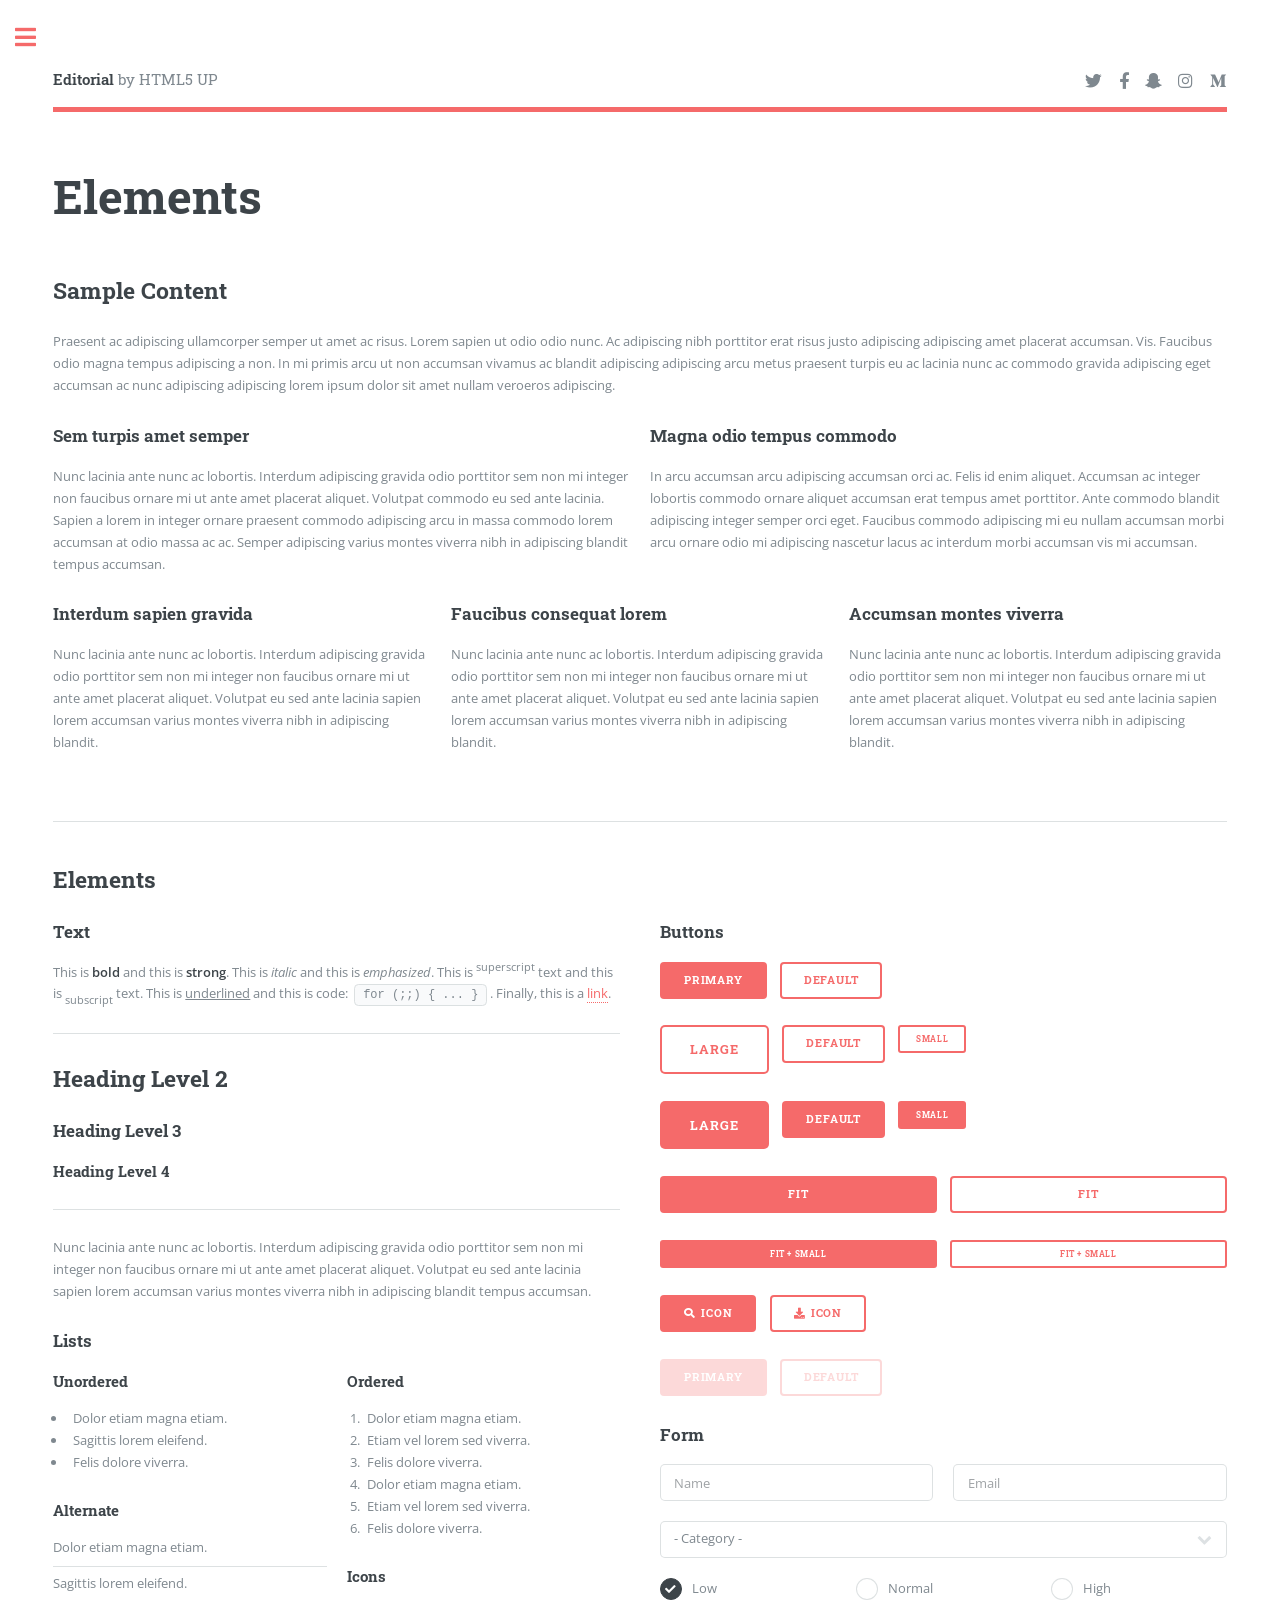
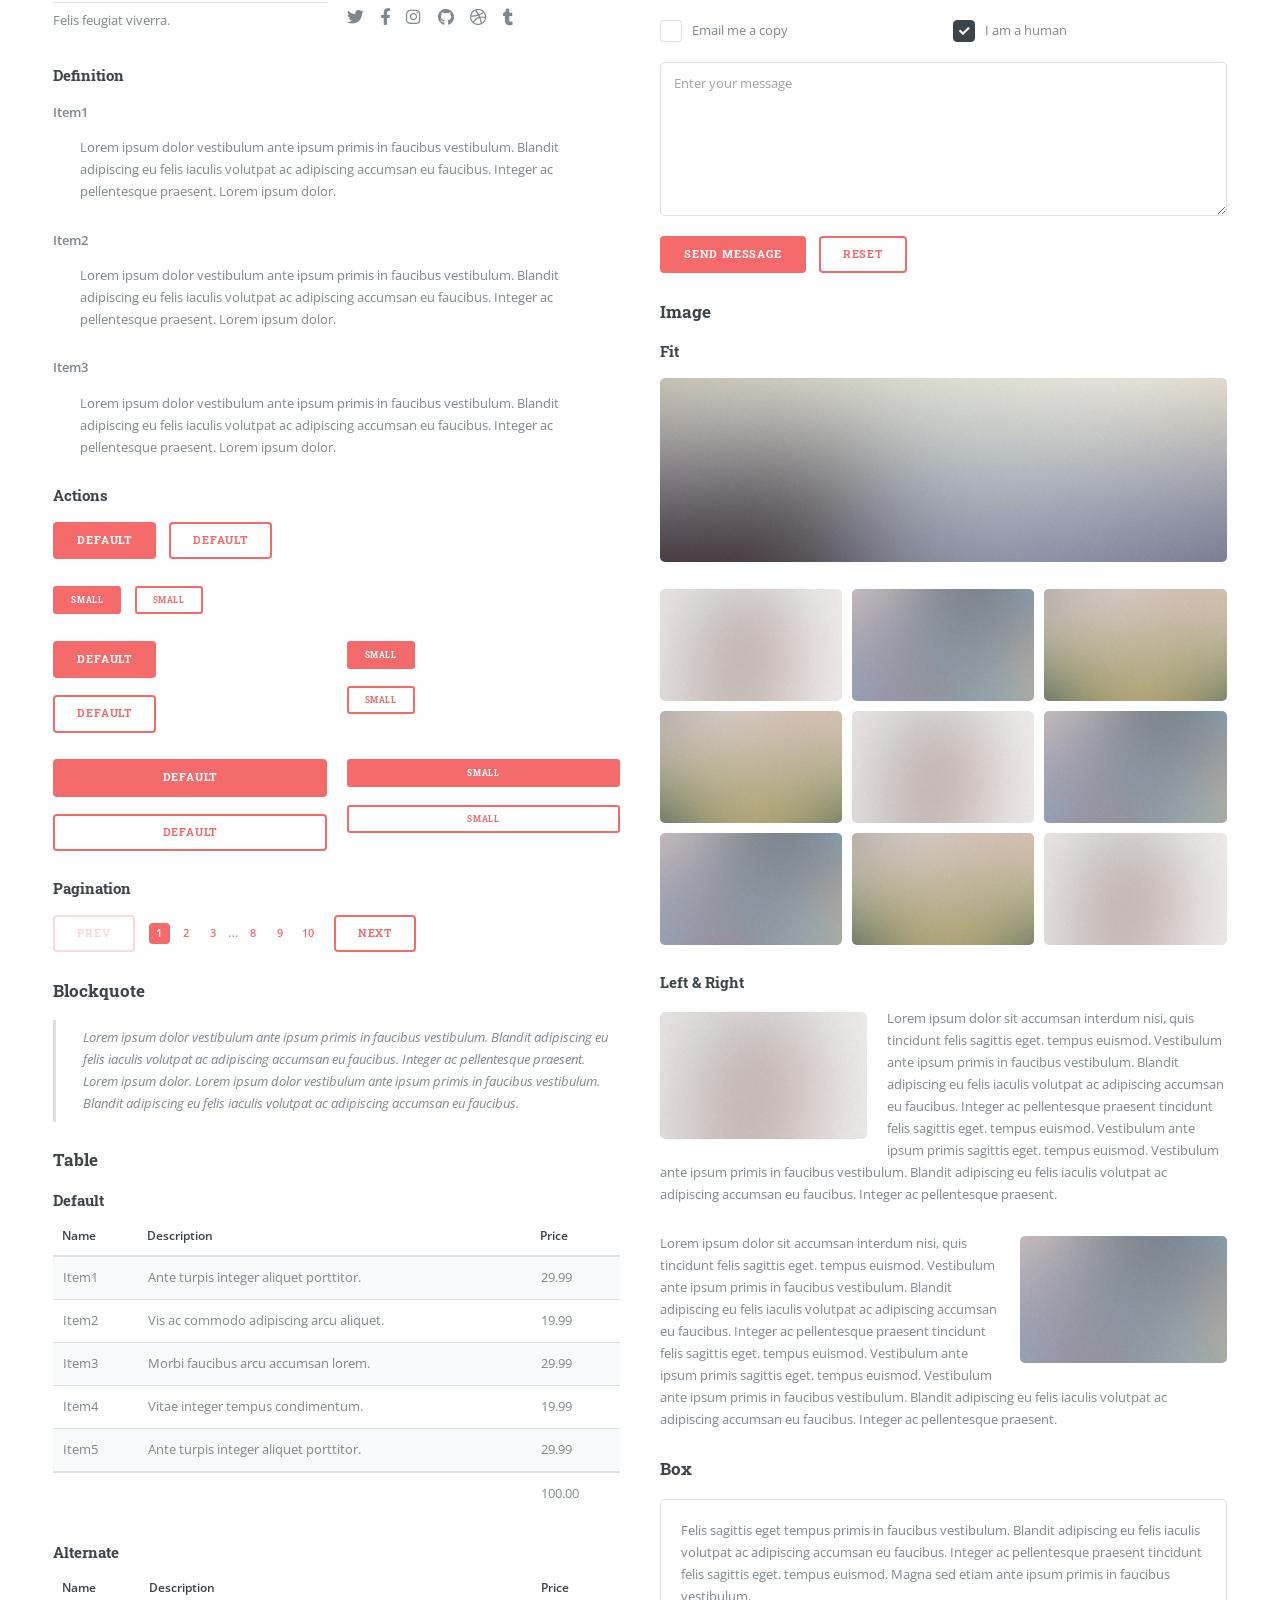
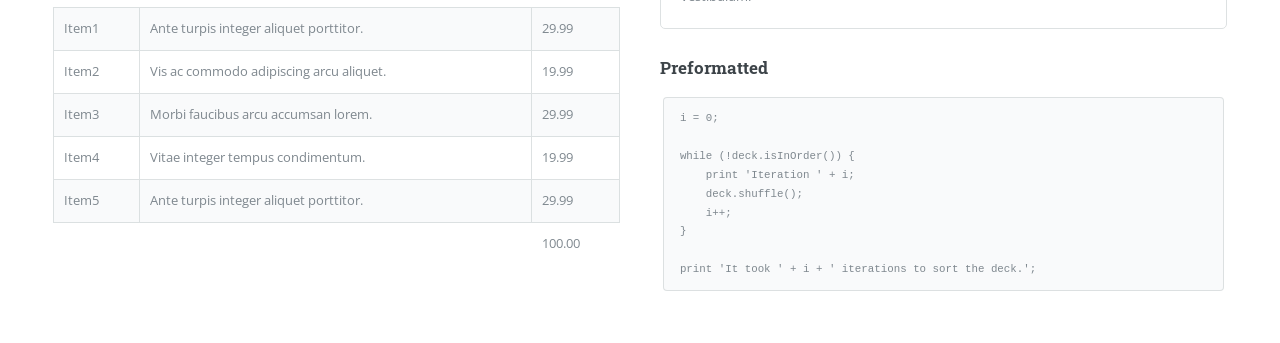
<file: elements.html>
<!DOCTYPE HTML>
<!--
	Editorial by HTML5 UP
	html5up.net | @ajlkn
	Free for personal and commercial use under the CCA 3.0 license (html5up.net/license)
-->
<html>
	<head>
		<title>Elements - Editorial by HTML5 UP</title>
		<meta charset="utf-8" />
		<meta name="viewport" content="width=device-width, initial-scale=1, user-scalable=no" />
		<link rel="stylesheet" href="assets/css/main.css" />
	</head>
	<body class="is-preload">

		<!-- Wrapper -->
			<div id="wrapper">

				<!-- Main -->
					<div id="main">
						<div class="inner">

							<!-- Header -->
								<header id="header">
									<a href="index.html" class="logo"><strong>Editorial</strong> by HTML5 UP</a>
									<ul class="icons">
										<li><a href="#" class="icon brands fa-twitter"><span class="label">Twitter</span></a></li>
										<li><a href="#" class="icon brands fa-facebook-f"><span class="label">Facebook</span></a></li>
										<li><a href="#" class="icon brands fa-snapchat-ghost"><span class="label">Snapchat</span></a></li>
										<li><a href="#" class="icon brands fa-instagram"><span class="label">Instagram</span></a></li>
										<li><a href="#" class="icon brands fa-medium-m"><span class="label">Medium</span></a></li>
									</ul>
								</header>

							<!-- Content -->
								<section>
									<header class="main">
										<h1>Elements</h1>
									</header>

									<!-- Content -->
										<h2 id="content">Sample Content</h2>
										<p>Praesent ac adipiscing ullamcorper semper ut amet ac risus. Lorem sapien ut odio odio nunc. Ac adipiscing nibh porttitor erat risus justo adipiscing adipiscing amet placerat accumsan. Vis. Faucibus odio magna tempus adipiscing a non. In mi primis arcu ut non accumsan vivamus ac blandit adipiscing adipiscing arcu metus praesent turpis eu ac lacinia nunc ac commodo gravida adipiscing eget accumsan ac nunc adipiscing adipiscing lorem ipsum dolor sit amet nullam veroeros adipiscing.</p>
										<div class="row">
											<div class="col-6 col-12-small">
												<h3>Sem turpis amet semper</h3>
												<p>Nunc lacinia ante nunc ac lobortis. Interdum adipiscing gravida odio porttitor sem non mi integer non faucibus ornare mi ut ante amet placerat aliquet. Volutpat commodo eu sed ante lacinia. Sapien a lorem in integer ornare praesent commodo adipiscing arcu in massa commodo lorem accumsan at odio massa ac ac. Semper adipiscing varius montes viverra nibh in adipiscing blandit tempus accumsan.</p>
											</div>
											<div class="col-6 col-12-small">
												<h3>Magna odio tempus commodo</h3>
												<p>In arcu accumsan arcu adipiscing accumsan orci ac. Felis id enim aliquet. Accumsan ac integer lobortis commodo ornare aliquet accumsan erat tempus amet porttitor. Ante commodo blandit adipiscing integer semper orci eget. Faucibus commodo adipiscing mi eu nullam accumsan morbi arcu ornare odio mi adipiscing nascetur lacus ac interdum morbi accumsan vis mi accumsan.</p>
											</div>
											<!-- Break -->
											<div class="col-4 col-12-medium">
												<h3>Interdum sapien gravida</h3>
												<p>Nunc lacinia ante nunc ac lobortis. Interdum adipiscing gravida odio porttitor sem non mi integer non faucibus ornare mi ut ante amet placerat aliquet. Volutpat eu sed ante lacinia sapien lorem accumsan varius montes viverra nibh in adipiscing blandit.</p>
											</div>
											<div class="col-4 col-12-medium">
												<h3>Faucibus consequat lorem</h3>
												<p>Nunc lacinia ante nunc ac lobortis. Interdum adipiscing gravida odio porttitor sem non mi integer non faucibus ornare mi ut ante amet placerat aliquet. Volutpat eu sed ante lacinia sapien lorem accumsan varius montes viverra nibh in adipiscing blandit.</p>
											</div>
											<div class="col-4 col-12-medium">
												<h3>Accumsan montes viverra</h3>
												<p>Nunc lacinia ante nunc ac lobortis. Interdum adipiscing gravida odio porttitor sem non mi integer non faucibus ornare mi ut ante amet placerat aliquet. Volutpat eu sed ante lacinia sapien lorem accumsan varius montes viverra nibh in adipiscing blandit.</p>
											</div>
										</div>

									<hr class="major" />

									<!-- Elements -->
										<h2 id="elements">Elements</h2>
										<div class="row gtr-200">
											<div class="col-6 col-12-medium">

												<!-- Text stuff -->
													<h3>Text</h3>
													<p>This is <b>bold</b> and this is <strong>strong</strong>. This is <i>italic</i> and this is <em>emphasized</em>.
													This is <sup>superscript</sup> text and this is <sub>subscript</sub> text.
													This is <u>underlined</u> and this is code: <code>for (;;) { ... }</code>.
													Finally, this is a <a href="#">link</a>.</p>
													<hr />
													<h2>Heading Level 2</h2>
													<h3>Heading Level 3</h3>
													<h4>Heading Level 4</h4>
													<hr />
													<p>Nunc lacinia ante nunc ac lobortis. Interdum adipiscing gravida odio porttitor sem non mi integer non faucibus ornare mi ut ante amet placerat aliquet. Volutpat eu sed ante lacinia sapien lorem accumsan varius montes viverra nibh in adipiscing blandit tempus accumsan.</p>

												<!-- Lists -->
													<h3>Lists</h3>
													<div class="row">
														<div class="col-6 col-12-small">

															<h4>Unordered</h4>
															<ul>
																<li>Dolor etiam magna etiam.</li>
																<li>Sagittis lorem eleifend.</li>
																<li>Felis dolore viverra.</li>
															</ul>

															<h4>Alternate</h4>
															<ul class="alt">
																<li>Dolor etiam magna etiam.</li>
																<li>Sagittis lorem eleifend.</li>
																<li>Felis feugiat viverra.</li>
															</ul>

														</div>
														<div class="col-6 col-12-small">

															<h4>Ordered</h4>
															<ol>
																<li>Dolor etiam magna etiam.</li>
																<li>Etiam vel lorem sed viverra.</li>
																<li>Felis dolore viverra.</li>
																<li>Dolor etiam magna etiam.</li>
																<li>Etiam vel lorem sed viverra.</li>
																<li>Felis dolore viverra.</li>
															</ol>

															<h4>Icons</h4>
															<ul class="icons">
																<li><a href="#" class="icon brands fa-twitter"><span class="label">Twitter</span></a></li>
																<li><a href="#" class="icon brands fa-facebook-f"><span class="label">Facebook</span></a></li>
																<li><a href="#" class="icon brands fa-instagram"><span class="label">Instagram</span></a></li>
																<li><a href="#" class="icon brands fa-github"><span class="label">Github</span></a></li>
																<li><a href="#" class="icon brands fa-dribbble"><span class="label">Dribbble</span></a></li>
																<li><a href="#" class="icon brands fa-tumblr"><span class="label">Tumblr</span></a></li>
															</ul>

														</div>
													</div>
													<h4>Definition</h4>
													<dl>
														<dt>Item1</dt>
														<dd>
															<p>Lorem ipsum dolor vestibulum ante ipsum primis in faucibus vestibulum. Blandit adipiscing eu felis iaculis volutpat ac adipiscing accumsan eu faucibus. Integer ac pellentesque praesent. Lorem ipsum dolor.</p>
														</dd>
														<dt>Item2</dt>
														<dd>
															<p>Lorem ipsum dolor vestibulum ante ipsum primis in faucibus vestibulum. Blandit adipiscing eu felis iaculis volutpat ac adipiscing accumsan eu faucibus. Integer ac pellentesque praesent. Lorem ipsum dolor.</p>
														</dd>
														<dt>Item3</dt>
														<dd>
															<p>Lorem ipsum dolor vestibulum ante ipsum primis in faucibus vestibulum. Blandit adipiscing eu felis iaculis volutpat ac adipiscing accumsan eu faucibus. Integer ac pellentesque praesent. Lorem ipsum dolor.</p>
														</dd>
													</dl>

													<h4>Actions</h4>
													<ul class="actions">
														<li><a href="#" class="button primary">Default</a></li>
														<li><a href="#" class="button">Default</a></li>
													</ul>
													<ul class="actions small">
														<li><a href="#" class="button primary small">Small</a></li>
														<li><a href="#" class="button small">Small</a></li>
													</ul>
													<div class="row">
														<div class="col-6 col-12-small">
															<ul class="actions stacked">
																<li><a href="#" class="button primary">Default</a></li>
																<li><a href="#" class="button">Default</a></li>
															</ul>
														</div>
														<div class="col-6 col-12-small">
															<ul class="actions stacked">
																<li><a href="#" class="button primary small">Small</a></li>
																<li><a href="#" class="button small">Small</a></li>
															</ul>
														</div>
														<div class="col-6 col-12-small">
															<ul class="actions stacked">
																<li><a href="#" class="button primary fit">Default</a></li>
																<li><a href="#" class="button fit">Default</a></li>
															</ul>
														</div>
														<div class="col-6 col-12-small">
															<ul class="actions stacked">
																<li><a href="#" class="button primary small fit">Small</a></li>
																<li><a href="#" class="button small fit">Small</a></li>
															</ul>
														</div>
													</div>

													<h4>Pagination</h4>
													<ul class="pagination">
														<li><span class="button disabled">Prev</span></li>
														<li><a href="#" class="page active">1</a></li>
														<li><a href="#" class="page">2</a></li>
														<li><a href="#" class="page">3</a></li>
														<li><span>&hellip;</span></li>
														<li><a href="#" class="page">8</a></li>
														<li><a href="#" class="page">9</a></li>
														<li><a href="#" class="page">10</a></li>
														<li><a href="#" class="button">Next</a></li>
													</ul>

												<!-- Blockquote -->
													<h3>Blockquote</h3>
													<blockquote>Lorem ipsum dolor vestibulum ante ipsum primis in faucibus vestibulum. Blandit adipiscing eu felis iaculis volutpat ac adipiscing accumsan eu faucibus. Integer ac pellentesque praesent. Lorem ipsum dolor. Lorem ipsum dolor vestibulum ante ipsum primis in faucibus vestibulum. Blandit adipiscing eu felis iaculis volutpat ac adipiscing accumsan eu faucibus.</blockquote>

												<!-- Table -->
													<h3>Table</h3>

													<h4>Default</h4>
													<div class="table-wrapper">
														<table>
															<thead>
																<tr>
																	<th>Name</th>
																	<th>Description</th>
																	<th>Price</th>
																</tr>
															</thead>
															<tbody>
																<tr>
																	<td>Item1</td>
																	<td>Ante turpis integer aliquet porttitor.</td>
																	<td>29.99</td>
																</tr>
																<tr>
																	<td>Item2</td>
																	<td>Vis ac commodo adipiscing arcu aliquet.</td>
																	<td>19.99</td>
																</tr>
																<tr>
																	<td>Item3</td>
																	<td> Morbi faucibus arcu accumsan lorem.</td>
																	<td>29.99</td>
																</tr>
																<tr>
																	<td>Item4</td>
																	<td>Vitae integer tempus condimentum.</td>
																	<td>19.99</td>
																</tr>
																<tr>
																	<td>Item5</td>
																	<td>Ante turpis integer aliquet porttitor.</td>
																	<td>29.99</td>
																</tr>
															</tbody>
															<tfoot>
																<tr>
																	<td colspan="2"></td>
																	<td>100.00</td>
																</tr>
															</tfoot>
														</table>
													</div>

													<h4>Alternate</h4>
													<div class="table-wrapper">
														<table class="alt">
															<thead>
																<tr>
																	<th>Name</th>
																	<th>Description</th>
																	<th>Price</th>
																</tr>
															</thead>
															<tbody>
																<tr>
																	<td>Item1</td>
																	<td>Ante turpis integer aliquet porttitor.</td>
																	<td>29.99</td>
																</tr>
																<tr>
																	<td>Item2</td>
																	<td>Vis ac commodo adipiscing arcu aliquet.</td>
																	<td>19.99</td>
																</tr>
																<tr>
																	<td>Item3</td>
																	<td> Morbi faucibus arcu accumsan lorem.</td>
																	<td>29.99</td>
																</tr>
																<tr>
																	<td>Item4</td>
																	<td>Vitae integer tempus condimentum.</td>
																	<td>19.99</td>
																</tr>
																<tr>
																	<td>Item5</td>
																	<td>Ante turpis integer aliquet porttitor.</td>
																	<td>29.99</td>
																</tr>
															</tbody>
															<tfoot>
																<tr>
																	<td colspan="2"></td>
																	<td>100.00</td>
																</tr>
															</tfoot>
														</table>
													</div>

											</div>
											<div class="col-6 col-12-medium">

												<!-- Buttons -->
													<h3>Buttons</h3>
													<ul class="actions">
														<li><a href="#" class="button primary">Primary</a></li>
														<li><a href="#" class="button">Default</a></li>
													</ul>
													<ul class="actions">
														<li><a href="#" class="button large">Large</a></li>
														<li><a href="#" class="button">Default</a></li>
														<li><a href="#" class="button small">Small</a></li>
													</ul>
													<ul class="actions">
														<li><a href="#" class="button primary large">Large</a></li>
														<li><a href="#" class="button primary">Default</a></li>
														<li><a href="#" class="button primary small">Small</a></li>
													</ul>
													<ul class="actions fit">
														<li><a href="#" class="button primary fit">Fit</a></li>
														<li><a href="#" class="button fit">Fit</a></li>
													</ul>
													<ul class="actions fit small">
														<li><a href="#" class="button primary fit small">Fit + Small</a></li>
														<li><a href="#" class="button fit small">Fit + Small</a></li>
													</ul>
													<ul class="actions">
														<li><a href="#" class="button primary icon solid fa-search">Icon</a></li>
														<li><a href="#" class="button icon solid fa-download">Icon</a></li>
													</ul>
													<ul class="actions">
														<li><span class="button primary disabled">Primary</span></li>
														<li><span class="button disabled">Default</span></li>
													</ul>

												<!-- Form -->
													<h3>Form</h3>

													<form method="post" action="#">
														<div class="row gtr-uniform">
															<div class="col-6 col-12-xsmall">
																<input type="text" name="demo-name" id="demo-name" value="" placeholder="Name" />
															</div>
															<div class="col-6 col-12-xsmall">
																<input type="email" name="demo-email" id="demo-email" value="" placeholder="Email" />
															</div>
															<!-- Break -->
															<div class="col-12">
																<select name="demo-category" id="demo-category">
																	<option value="">- Category -</option>
																	<option value="1">Manufacturing</option>
																	<option value="1">Shipping</option>
																	<option value="1">Administration</option>
																	<option value="1">Human Resources</option>
																</select>
															</div>
															<!-- Break -->
															<div class="col-4 col-12-small">
																<input type="radio" id="demo-priority-low" name="demo-priority" checked>
																<label for="demo-priority-low">Low</label>
															</div>
															<div class="col-4 col-12-small">
																<input type="radio" id="demo-priority-normal" name="demo-priority">
																<label for="demo-priority-normal">Normal</label>
															</div>
															<div class="col-4 col-12-small">
																<input type="radio" id="demo-priority-high" name="demo-priority">
																<label for="demo-priority-high">High</label>
															</div>
															<!-- Break -->
															<div class="col-6 col-12-small">
																<input type="checkbox" id="demo-copy" name="demo-copy">
																<label for="demo-copy">Email me a copy</label>
															</div>
															<div class="col-6 col-12-small">
																<input type="checkbox" id="demo-human" name="demo-human" checked>
																<label for="demo-human">I am a human</label>
															</div>
															<!-- Break -->
															<div class="col-12">
																<textarea name="demo-message" id="demo-message" placeholder="Enter your message" rows="6"></textarea>
															</div>
															<!-- Break -->
															<div class="col-12">
																<ul class="actions">
																	<li><input type="submit" value="Send Message" class="primary" /></li>
																	<li><input type="reset" value="Reset" /></li>
																</ul>
															</div>
														</div>
													</form>

												<!-- Image -->
													<h3>Image</h3>

													<h4>Fit</h4>
													<span class="image fit"><img src="images/pic11.jpg" alt="" /></span>
													<div class="box alt">
														<div class="row gtr-50 gtr-uniform">
															<div class="col-4"><span class="image fit"><img src="images/pic01.jpg" alt="" /></span></div>
															<div class="col-4"><span class="image fit"><img src="images/pic02.jpg" alt="" /></span></div>
															<div class="col-4"><span class="image fit"><img src="images/pic03.jpg" alt="" /></span></div>
															<!-- Break -->
															<div class="col-4"><span class="image fit"><img src="images/pic03.jpg" alt="" /></span></div>
															<div class="col-4"><span class="image fit"><img src="images/pic01.jpg" alt="" /></span></div>
															<div class="col-4"><span class="image fit"><img src="images/pic02.jpg" alt="" /></span></div>
															<!-- Break -->
															<div class="col-4"><span class="image fit"><img src="images/pic02.jpg" alt="" /></span></div>
															<div class="col-4"><span class="image fit"><img src="images/pic03.jpg" alt="" /></span></div>
															<div class="col-4"><span class="image fit"><img src="images/pic01.jpg" alt="" /></span></div>
														</div>
													</div>

													<h4>Left &amp; Right</h4>
													<p><span class="image left"><img src="images/pic01.jpg" alt="" /></span>Lorem ipsum dolor sit accumsan interdum nisi, quis tincidunt felis sagittis eget. tempus euismod. Vestibulum ante ipsum primis in faucibus vestibulum. Blandit adipiscing eu felis iaculis volutpat ac adipiscing accumsan eu faucibus. Integer ac pellentesque praesent tincidunt felis sagittis eget. tempus euismod. Vestibulum ante ipsum primis sagittis eget. tempus euismod. Vestibulum ante ipsum primis in faucibus vestibulum. Blandit adipiscing eu felis iaculis volutpat ac adipiscing accumsan eu faucibus. Integer ac pellentesque praesent.</p>
													<p><span class="image right"><img src="images/pic02.jpg" alt="" /></span>Lorem ipsum dolor sit accumsan interdum nisi, quis tincidunt felis sagittis eget. tempus euismod. Vestibulum ante ipsum primis in faucibus vestibulum. Blandit adipiscing eu felis iaculis volutpat ac adipiscing accumsan eu faucibus. Integer ac pellentesque praesent tincidunt felis sagittis eget. tempus euismod. Vestibulum ante ipsum primis sagittis eget. tempus euismod. Vestibulum ante ipsum primis in faucibus vestibulum. Blandit adipiscing eu felis iaculis volutpat ac adipiscing accumsan eu faucibus. Integer ac pellentesque praesent.</p>

												<!-- Box -->
													<h3>Box</h3>
													<div class="box">
														<p>Felis sagittis eget tempus primis in faucibus vestibulum. Blandit adipiscing eu felis iaculis volutpat ac adipiscing accumsan eu faucibus. Integer ac pellentesque praesent tincidunt felis sagittis eget. tempus euismod. Magna sed etiam ante ipsum primis in faucibus vestibulum.</p>
													</div>

												<!-- Preformatted Code -->
													<h3>Preformatted</h3>
													<pre><code>i = 0;

while (!deck.isInOrder()) {
    print 'Iteration ' + i;
    deck.shuffle();
    i++;
}

print 'It took ' + i + ' iterations to sort the deck.';
</code></pre>

											</div>
										</div>

								</section>

						</div>
					</div>

				<!-- Sidebar -->
					<div id="sidebar">
						<div class="inner">

							<!-- Search -->
								<section id="search" class="alt">
									<form method="post" action="#">
										<input type="text" name="query" id="query" placeholder="Search" />
									</form>
								</section>

							<!-- Menu -->
								<nav id="menu">
									<header class="major">
										<h2>Menu</h2>
									</header>
									<ul>
										<li><a href="index.html">Homepage</a></li>
										<li><a href="generic.html">Generic</a></li>
										<li><a href="elements.html">Elements</a></li>
										<li>
											<span class="opener">Submenu</span>
											<ul>
												<li><a href="#">Lorem Dolor</a></li>
												<li><a href="#">Ipsum Adipiscing</a></li>
												<li><a href="#">Tempus Magna</a></li>
												<li><a href="#">Feugiat Veroeros</a></li>
											</ul>
										</li>
										<li><a href="#">Etiam Dolore</a></li>
										<li><a href="#">Adipiscing</a></li>
										<li>
											<span class="opener">Another Submenu</span>
											<ul>
												<li><a href="#">Lorem Dolor</a></li>
												<li><a href="#">Ipsum Adipiscing</a></li>
												<li><a href="#">Tempus Magna</a></li>
												<li><a href="#">Feugiat Veroeros</a></li>
											</ul>
										</li>
										<li><a href="#">Maximus Erat</a></li>
										<li><a href="#">Sapien Mauris</a></li>
										<li><a href="#">Amet Lacinia</a></li>
									</ul>
								</nav>

							<!-- Section -->
								<section>
									<header class="major">
										<h2>Ante interdum</h2>
									</header>
									<div class="mini-posts">
										<article>
											<a href="#" class="image"><img src="images/pic07.jpg" alt="" /></a>
											<p>Aenean ornare velit lacus, ac varius enim lorem ullamcorper dolore aliquam.</p>
										</article>
										<article>
											<a href="#" class="image"><img src="images/pic08.jpg" alt="" /></a>
											<p>Aenean ornare velit lacus, ac varius enim lorem ullamcorper dolore aliquam.</p>
										</article>
										<article>
											<a href="#" class="image"><img src="images/pic09.jpg" alt="" /></a>
											<p>Aenean ornare velit lacus, ac varius enim lorem ullamcorper dolore aliquam.</p>
										</article>
									</div>
									<ul class="actions">
										<li><a href="#" class="button">More</a></li>
									</ul>
								</section>

							<!-- Section -->
								<section>
									<header class="major">
										<h2>Get in touch</h2>
									</header>
									<p>Sed varius enim lorem ullamcorper dolore aliquam aenean ornare velit lacus, ac varius enim lorem ullamcorper dolore. Proin sed aliquam facilisis ante interdum. Sed nulla amet lorem feugiat tempus aliquam.</p>
									<ul class="contact">
										<li class="icon solid fa-envelope"><a href="#">information@untitled.tld</a></li>
										<li class="icon solid fa-phone">(000) 000-0000</li>
										<li class="icon solid fa-home">1234 Somewhere Road #8254<br />
										Nashville, TN 00000-0000</li>
									</ul>
								</section>

							<!-- Footer -->
								<footer id="footer">
									<p class="copyright">&copy; Untitled. All rights reserved. Demo Images: <a href="https://unsplash.com">Unsplash</a>. Design: <a href="https://html5up.net">HTML5 UP</a>.</p>
								</footer>

						</div>
					</div>

			</div>

		<!-- Scripts -->
			<script src="assets/js/jquery.min.js"></script>
			<script src="assets/js/browser.min.js"></script>
			<script src="assets/js/breakpoints.min.js"></script>
			<script src="assets/js/util.js"></script>
			<script src="assets/js/main.js"></script>

	</body>
</html>
</file>
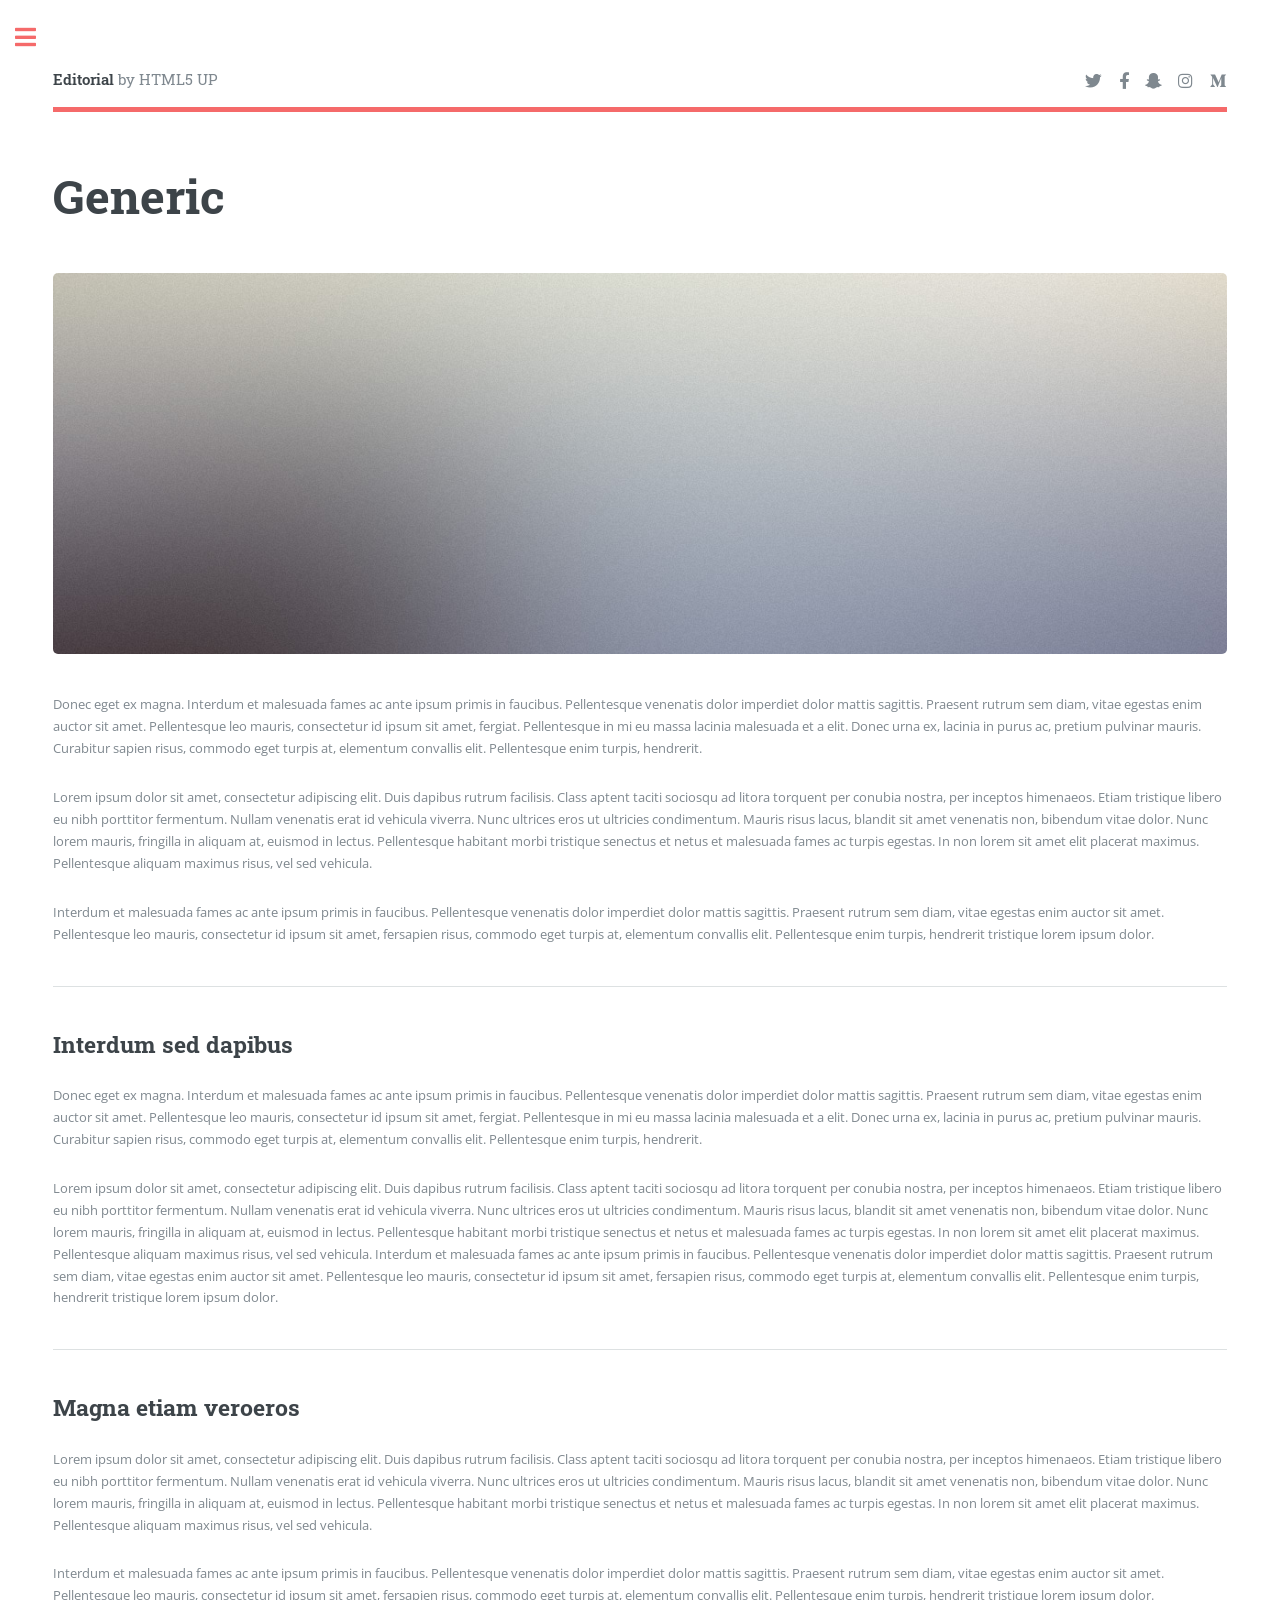
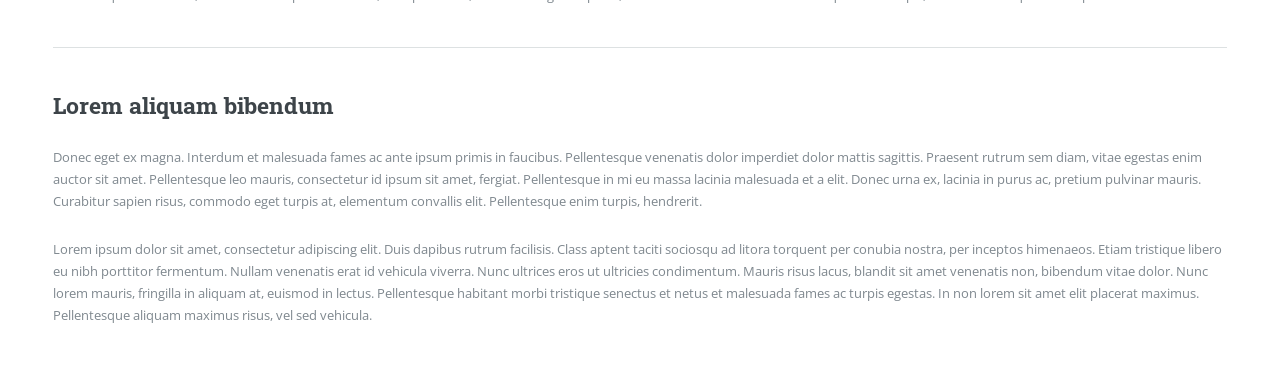
<file: generic.html>
<!DOCTYPE HTML>
<!--
	Editorial by HTML5 UP
	html5up.net | @ajlkn
	Free for personal and commercial use under the CCA 3.0 license (html5up.net/license)
-->
<html>
	<head>
		<title>Generic - Editorial by HTML5 UP</title>
		<meta charset="utf-8" />
		<meta name="viewport" content="width=device-width, initial-scale=1, user-scalable=no" />
		<link rel="stylesheet" href="assets/css/main.css" />
	</head>
	<body class="is-preload">

		<!-- Wrapper -->
			<div id="wrapper">

				<!-- Main -->
					<div id="main">
						<div class="inner">

							<!-- Header -->
								<header id="header">
									<a href="index.html" class="logo"><strong>Editorial</strong> by HTML5 UP</a>
									<ul class="icons">
										<li><a href="#" class="icon brands fa-twitter"><span class="label">Twitter</span></a></li>
										<li><a href="#" class="icon brands fa-facebook-f"><span class="label">Facebook</span></a></li>
										<li><a href="#" class="icon brands fa-snapchat-ghost"><span class="label">Snapchat</span></a></li>
										<li><a href="#" class="icon brands fa-instagram"><span class="label">Instagram</span></a></li>
										<li><a href="#" class="icon brands fa-medium-m"><span class="label">Medium</span></a></li>
									</ul>
								</header>

							<!-- Content -->
								<section>
									<header class="main">
										<h1>Generic</h1>
									</header>

									<span class="image main"><img src="images/pic11.jpg" alt="" /></span>

									<p>Donec eget ex magna. Interdum et malesuada fames ac ante ipsum primis in faucibus. Pellentesque venenatis dolor imperdiet dolor mattis sagittis. Praesent rutrum sem diam, vitae egestas enim auctor sit amet. Pellentesque leo mauris, consectetur id ipsum sit amet, fergiat. Pellentesque in mi eu massa lacinia malesuada et a elit. Donec urna ex, lacinia in purus ac, pretium pulvinar mauris. Curabitur sapien risus, commodo eget turpis at, elementum convallis elit. Pellentesque enim turpis, hendrerit.</p>
									<p>Lorem ipsum dolor sit amet, consectetur adipiscing elit. Duis dapibus rutrum facilisis. Class aptent taciti sociosqu ad litora torquent per conubia nostra, per inceptos himenaeos. Etiam tristique libero eu nibh porttitor fermentum. Nullam venenatis erat id vehicula viverra. Nunc ultrices eros ut ultricies condimentum. Mauris risus lacus, blandit sit amet venenatis non, bibendum vitae dolor. Nunc lorem mauris, fringilla in aliquam at, euismod in lectus. Pellentesque habitant morbi tristique senectus et netus et malesuada fames ac turpis egestas. In non lorem sit amet elit placerat maximus. Pellentesque aliquam maximus risus, vel sed vehicula.</p>
									<p>Interdum et malesuada fames ac ante ipsum primis in faucibus. Pellentesque venenatis dolor imperdiet dolor mattis sagittis. Praesent rutrum sem diam, vitae egestas enim auctor sit amet. Pellentesque leo mauris, consectetur id ipsum sit amet, fersapien risus, commodo eget turpis at, elementum convallis elit. Pellentesque enim turpis, hendrerit tristique lorem ipsum dolor.</p>

									<hr class="major" />

									<h2>Interdum sed dapibus</h2>
									<p>Donec eget ex magna. Interdum et malesuada fames ac ante ipsum primis in faucibus. Pellentesque venenatis dolor imperdiet dolor mattis sagittis. Praesent rutrum sem diam, vitae egestas enim auctor sit amet. Pellentesque leo mauris, consectetur id ipsum sit amet, fergiat. Pellentesque in mi eu massa lacinia malesuada et a elit. Donec urna ex, lacinia in purus ac, pretium pulvinar mauris. Curabitur sapien risus, commodo eget turpis at, elementum convallis elit. Pellentesque enim turpis, hendrerit.</p>
									<p>Lorem ipsum dolor sit amet, consectetur adipiscing elit. Duis dapibus rutrum facilisis. Class aptent taciti sociosqu ad litora torquent per conubia nostra, per inceptos himenaeos. Etiam tristique libero eu nibh porttitor fermentum. Nullam venenatis erat id vehicula viverra. Nunc ultrices eros ut ultricies condimentum. Mauris risus lacus, blandit sit amet venenatis non, bibendum vitae dolor. Nunc lorem mauris, fringilla in aliquam at, euismod in lectus. Pellentesque habitant morbi tristique senectus et netus et malesuada fames ac turpis egestas. In non lorem sit amet elit placerat maximus. Pellentesque aliquam maximus risus, vel sed vehicula. Interdum et malesuada fames ac ante ipsum primis in faucibus. Pellentesque venenatis dolor imperdiet dolor mattis sagittis. Praesent rutrum sem diam, vitae egestas enim auctor sit amet. Pellentesque leo mauris, consectetur id ipsum sit amet, fersapien risus, commodo eget turpis at, elementum convallis elit. Pellentesque enim turpis, hendrerit tristique lorem ipsum dolor.</p>

									<hr class="major" />

									<h2>Magna etiam veroeros</h2>
									<p>Lorem ipsum dolor sit amet, consectetur adipiscing elit. Duis dapibus rutrum facilisis. Class aptent taciti sociosqu ad litora torquent per conubia nostra, per inceptos himenaeos. Etiam tristique libero eu nibh porttitor fermentum. Nullam venenatis erat id vehicula viverra. Nunc ultrices eros ut ultricies condimentum. Mauris risus lacus, blandit sit amet venenatis non, bibendum vitae dolor. Nunc lorem mauris, fringilla in aliquam at, euismod in lectus. Pellentesque habitant morbi tristique senectus et netus et malesuada fames ac turpis egestas. In non lorem sit amet elit placerat maximus. Pellentesque aliquam maximus risus, vel sed vehicula.</p>
									<p>Interdum et malesuada fames ac ante ipsum primis in faucibus. Pellentesque venenatis dolor imperdiet dolor mattis sagittis. Praesent rutrum sem diam, vitae egestas enim auctor sit amet. Pellentesque leo mauris, consectetur id ipsum sit amet, fersapien risus, commodo eget turpis at, elementum convallis elit. Pellentesque enim turpis, hendrerit tristique lorem ipsum dolor.</p>

									<hr class="major" />

									<h2>Lorem aliquam bibendum</h2>
									<p>Donec eget ex magna. Interdum et malesuada fames ac ante ipsum primis in faucibus. Pellentesque venenatis dolor imperdiet dolor mattis sagittis. Praesent rutrum sem diam, vitae egestas enim auctor sit amet. Pellentesque leo mauris, consectetur id ipsum sit amet, fergiat. Pellentesque in mi eu massa lacinia malesuada et a elit. Donec urna ex, lacinia in purus ac, pretium pulvinar mauris. Curabitur sapien risus, commodo eget turpis at, elementum convallis elit. Pellentesque enim turpis, hendrerit.</p>
									<p>Lorem ipsum dolor sit amet, consectetur adipiscing elit. Duis dapibus rutrum facilisis. Class aptent taciti sociosqu ad litora torquent per conubia nostra, per inceptos himenaeos. Etiam tristique libero eu nibh porttitor fermentum. Nullam venenatis erat id vehicula viverra. Nunc ultrices eros ut ultricies condimentum. Mauris risus lacus, blandit sit amet venenatis non, bibendum vitae dolor. Nunc lorem mauris, fringilla in aliquam at, euismod in lectus. Pellentesque habitant morbi tristique senectus et netus et malesuada fames ac turpis egestas. In non lorem sit amet elit placerat maximus. Pellentesque aliquam maximus risus, vel sed vehicula.</p>

								</section>

						</div>
					</div>

				<!-- Sidebar -->
					<div id="sidebar">
						<div class="inner">

							<!-- Search -->
								<section id="search" class="alt">
									<form method="post" action="#">
										<input type="text" name="query" id="query" placeholder="Search" />
									</form>
								</section>

							<!-- Menu -->
								<nav id="menu">
									<header class="major">
										<h2>Menu</h2>
									</header>
									<ul>
										<li><a href="index.html">Homepage</a></li>
										<li><a href="generic.html">Generic</a></li>
										<li><a href="elements.html">Elements</a></li>
										<li>
											<span class="opener">Submenu</span>
											<ul>
												<li><a href="#">Lorem Dolor</a></li>
												<li><a href="#">Ipsum Adipiscing</a></li>
												<li><a href="#">Tempus Magna</a></li>
												<li><a href="#">Feugiat Veroeros</a></li>
											</ul>
										</li>
										<li><a href="#">Etiam Dolore</a></li>
										<li><a href="#">Adipiscing</a></li>
										<li>
											<span class="opener">Another Submenu</span>
											<ul>
												<li><a href="#">Lorem Dolor</a></li>
												<li><a href="#">Ipsum Adipiscing</a></li>
												<li><a href="#">Tempus Magna</a></li>
												<li><a href="#">Feugiat Veroeros</a></li>
											</ul>
										</li>
										<li><a href="#">Maximus Erat</a></li>
										<li><a href="#">Sapien Mauris</a></li>
										<li><a href="#">Amet Lacinia</a></li>
									</ul>
								</nav>

							<!-- Section -->
								<section>
									<header class="major">
										<h2>Ante interdum</h2>
									</header>
									<div class="mini-posts">
										<article>
											<a href="#" class="image"><img src="images/pic07.jpg" alt="" /></a>
											<p>Aenean ornare velit lacus, ac varius enim lorem ullamcorper dolore aliquam.</p>
										</article>
										<article>
											<a href="#" class="image"><img src="images/pic08.jpg" alt="" /></a>
											<p>Aenean ornare velit lacus, ac varius enim lorem ullamcorper dolore aliquam.</p>
										</article>
										<article>
											<a href="#" class="image"><img src="images/pic09.jpg" alt="" /></a>
											<p>Aenean ornare velit lacus, ac varius enim lorem ullamcorper dolore aliquam.</p>
										</article>
									</div>
									<ul class="actions">
										<li><a href="#" class="button">More</a></li>
									</ul>
								</section>

							<!-- Section -->
								<section>
									<header class="major">
										<h2>Get in touch</h2>
									</header>
									<p>Sed varius enim lorem ullamcorper dolore aliquam aenean ornare velit lacus, ac varius enim lorem ullamcorper dolore. Proin sed aliquam facilisis ante interdum. Sed nulla amet lorem feugiat tempus aliquam.</p>
									<ul class="contact">
										<li class="icon solid fa-envelope"><a href="#">information@untitled.tld</a></li>
										<li class="icon solid fa-phone">(000) 000-0000</li>
										<li class="icon solid fa-home">1234 Somewhere Road #8254<br />
										Nashville, TN 00000-0000</li>
									</ul>
								</section>

							<!-- Footer -->
								<footer id="footer">
									<p class="copyright">&copy; Untitled. All rights reserved. Demo Images: <a href="https://unsplash.com">Unsplash</a>. Design: <a href="https://html5up.net">HTML5 UP</a>.</p>
								</footer>

						</div>
					</div>

			</div>

		<!-- Scripts -->
			<script src="assets/js/jquery.min.js"></script>
			<script src="assets/js/browser.min.js"></script>
			<script src="assets/js/breakpoints.min.js"></script>
			<script src="assets/js/util.js"></script>
			<script src="assets/js/main.js"></script>

	</body>
</html>
</file>
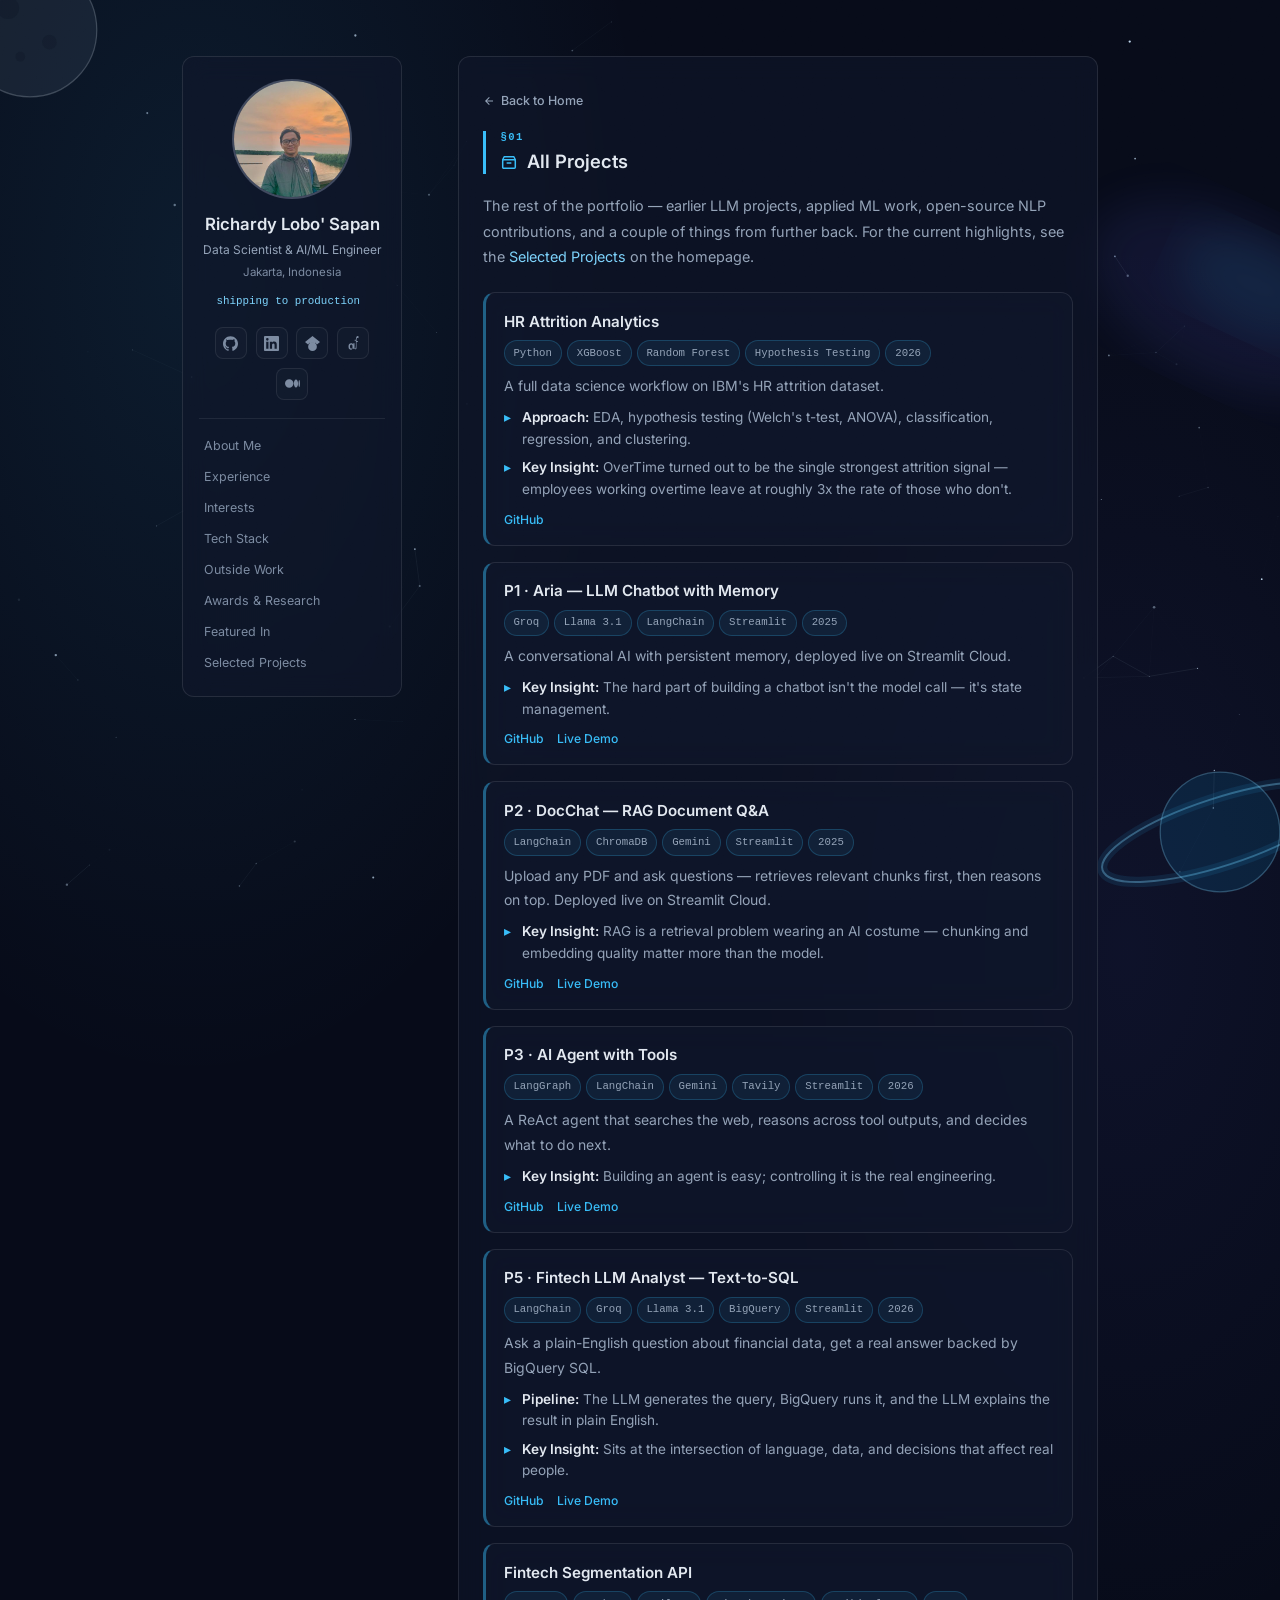
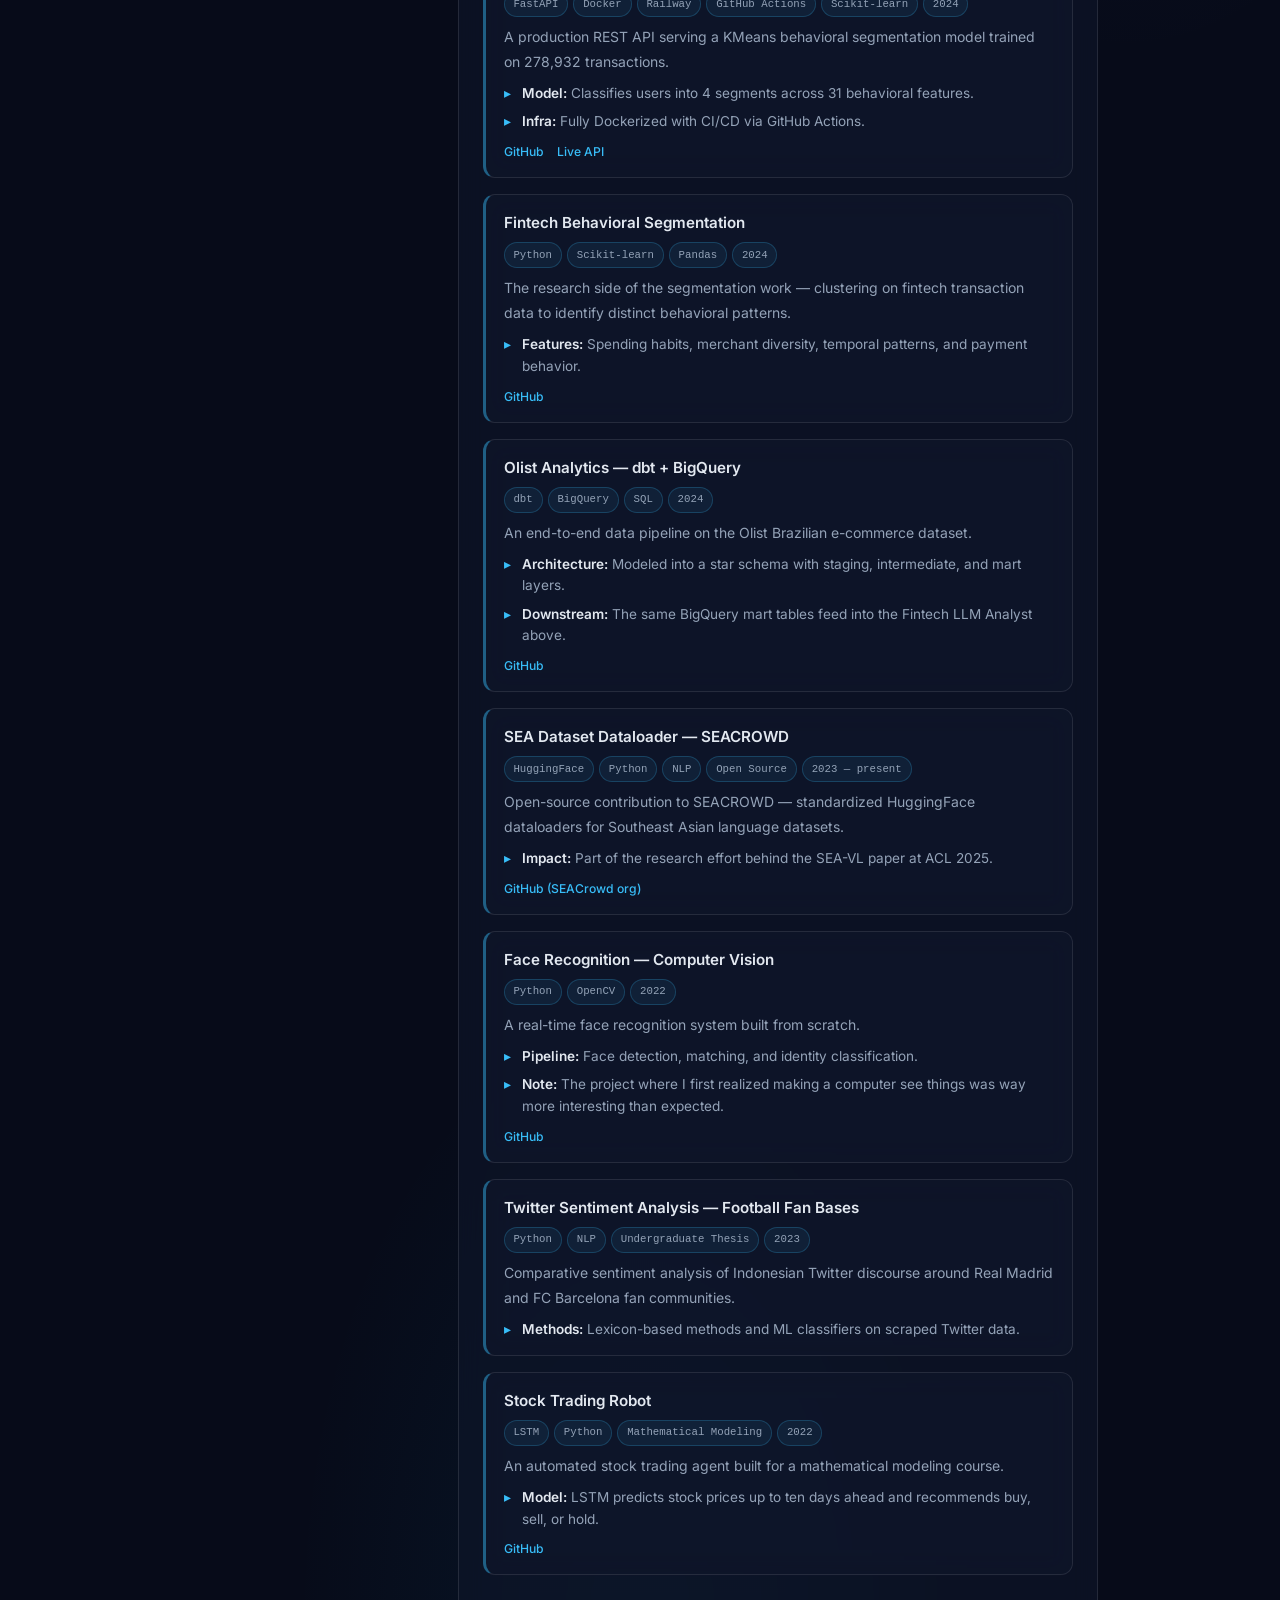
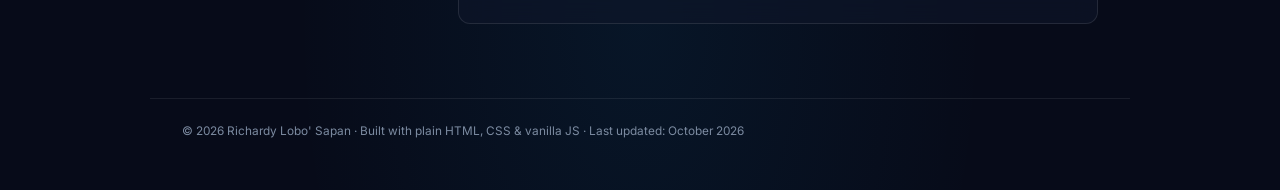
<file: projects.html>
<!DOCTYPE html>
<html lang="en">
<head>
  <meta charset="UTF-8" />
  <meta name="viewport" content="width=device-width, initial-scale=1.0" />
  <title>All Projects — Richardy Lobo' Sapan</title>
  <meta name="description" content="The full project archive of Richardy Lobo' Sapan — production LLM systems, applied ML, NLP research, and early data science work." />
  <link rel="canonical" href="https://richardy-lobo-sapan.github.io/projects.html" />
  <link rel="icon" type="image/svg+xml" href="favicon.svg" />

  <!-- Open Graph / social previews -->
  <meta property="og:type" content="website" />
  <meta property="og:url" content="https://richardy-lobo-sapan.github.io/projects.html" />
  <meta property="og:site_name" content="Richardy Lobo' Sapan" />
  <meta property="og:title" content="All Projects — Richardy Lobo' Sapan" />
  <meta property="og:description" content="The full project archive of Richardy Lobo' Sapan — production LLM systems, applied ML, NLP research, and early data science work." />
  <meta property="og:image" content="https://richardy-lobo-sapan.github.io/IMG_20240918_212158_783.jpg" />

  <!-- Twitter Card -->
  <meta name="twitter:card" content="summary" />
  <meta name="twitter:title" content="All Projects — Richardy Lobo' Sapan" />
  <meta name="twitter:description" content="The full project archive of Richardy Lobo' Sapan — production LLM systems, applied ML, NLP research, and early data science work." />
  <meta name="twitter:image" content="https://richardy-lobo-sapan.github.io/IMG_20240918_212158_783.jpg" />

  <link rel="preconnect" href="https://fonts.googleapis.com" />
  <link rel="preconnect" href="https://fonts.gstatic.com" crossorigin />
  <link href="https://fonts.googleapis.com/css2?family=Inter:wght@300;400;500;600;700&display=swap" rel="stylesheet" />
  <link rel="stylesheet" href="style.css" />
</head>
<body>

<a class="skip-link" href="#main-content">Skip to content</a>

<canvas id="starfield" aria-hidden="true"></canvas>

<div class="planet-decor" aria-hidden="true">
  <svg viewBox="0 0 200 200" width="260" height="260">
    <ellipse cx="100" cy="100" rx="95" ry="26" transform="rotate(-18 100 100)" fill="none" stroke="#38bdf8" stroke-width="8" opacity="0.10"/>
    <ellipse cx="100" cy="100" rx="95" ry="26" transform="rotate(-18 100 100)" fill="none" stroke="#7dd3fc" stroke-width="1.5" opacity="0.35"/>
    <circle cx="100" cy="100" r="46" fill="#0ea5e9" opacity="0.12"/>
    <circle cx="100" cy="100" r="46" fill="none" stroke="#7dd3fc" stroke-width="1" opacity="0.3"/>
  </svg>
</div>

<div class="moon-decor" aria-hidden="true">
  <svg viewBox="0 0 140 140" width="170" height="170">
    <circle cx="70" cy="70" r="55" fill="#94a3b8" opacity="0.10"/>
    <circle cx="70" cy="70" r="55" fill="none" stroke="#cbd5e1" stroke-width="1" opacity="0.25"/>
    <circle cx="52" cy="52" r="9" fill="#070b19" opacity="0.18"/>
    <circle cx="86" cy="80" r="6" fill="#070b19" opacity="0.18"/>
    <circle cx="62" cy="92" r="4" fill="#070b19" opacity="0.18"/>
  </svg>
</div>

<div class="galaxy-decor" aria-hidden="true">
  <svg viewBox="0 0 300 300" width="380" height="380">
    <defs><filter id="galaxy-blur"><feGaussianBlur stdDeviation="18"/></filter></defs>
    <ellipse cx="150" cy="150" rx="120" ry="65" transform="rotate(25 150 150)" fill="#6366f1" opacity="0.10" filter="url(#galaxy-blur)"/>
    <ellipse cx="170" cy="140" rx="65" ry="36" transform="rotate(25 170 140)" fill="#38bdf8" opacity="0.09" filter="url(#galaxy-blur)"/>
  </svg>
</div>

<div id="grain" aria-hidden="true"></div>

<!-- Mobile hero — nebula band, mobile only via CSS -->
<div class="mobile-hero-wrap" aria-hidden="true"></div>

<div class="wrapper">

  <!-- ═══════════ SIDEBAR ═══════════ -->
  <aside class="sidebar">
    <img class="avatar" src="IMG_20240918_212158_783.jpg" alt="Richardy Lobo' Sapan" width="120" height="120" />
    <h1>Richardy Lobo' Sapan</h1>
    <p class="job">Data Scientist &amp; AI/ML Engineer</p>
    <p class="loc">Jakarta, Indonesia</p>
    <p class="tagline" aria-hidden="true"><span id="tagline-text"></span><span class="tagline-cursor">|</span></p>

    <div class="socials">
      <!-- GitHub -->
      <a href="https://github.com/richardy-lobo-sapan" target="_blank" rel="noopener noreferrer" title="GitHub" aria-label="GitHub">
        <svg viewBox="0 0 24 24"><path d="M12 .297c-6.63 0-12 5.373-12 12 0 5.303 3.438 9.8 8.205 11.385.6.113.82-.258.82-.577 0-.285-.01-1.04-.015-2.04-3.338.724-4.042-1.61-4.042-1.61C4.422 18.07 3.633 17.7 3.633 17.7c-1.087-.744.084-.729.084-.729 1.205.084 1.838 1.236 1.838 1.236 1.07 1.835 2.809 1.305 3.495.998.108-.776.417-1.305.76-1.605-2.665-.3-5.466-1.332-5.466-5.93 0-1.31.465-2.38 1.235-3.22-.135-.303-.54-1.523.105-3.176 0 0 1.005-.322 3.3 1.23.96-.267 1.98-.399 3-.405 1.02.006 2.04.138 3 .405 2.28-1.552 3.285-1.23 3.285-1.23.645 1.653.24 2.873.12 3.176.765.84 1.23 1.91 1.23 3.22 0 4.61-2.805 5.625-5.475 5.92.42.36.81 1.096.81 2.22 0 1.606-.015 2.896-.015 3.286 0 .315.21.69.825.57C20.565 22.092 24 17.592 24 12.297c0-6.627-5.373-12-12-12"/></svg>
      </a>
      <!-- LinkedIn -->
      <a href="https://www.linkedin.com/in/richardylobosapan/" target="_blank" rel="noopener noreferrer" title="LinkedIn" aria-label="LinkedIn">
        <svg viewBox="0 0 24 24"><path d="M20.447 20.452h-3.554v-5.569c0-1.328-.027-3.037-1.852-3.037-1.853 0-2.136 1.445-2.136 2.939v5.667H9.351V9h3.414v1.561h.046c.477-.9 1.637-1.85 3.37-1.85 3.601 0 4.267 2.37 4.267 5.455v6.286zM5.337 7.433a2.062 2.062 0 01-2.063-2.065 2.064 2.064 0 112.063 2.065zm1.782 13.019H3.555V9h3.564v11.452zM22.225 0H1.771C.792 0 0 .774 0 1.729v20.542C0 23.227.792 24 1.771 24h20.451C23.2 24 24 23.227 24 22.271V1.729C24 .774 23.2 0 22.222 0h.003z"/></svg>
      </a>
      <!-- Google Scholar -->
      <a href="https://scholar.google.com/citations?hl=id&user=P-O_EnAAAAAJ" target="_blank" rel="noopener noreferrer" title="Google Scholar" aria-label="Google Scholar">
        <svg viewBox="0 0 24 24"><path d="M12 24a7 7 0 110-14 7 7 0 010 14zm0-24L0 9.5l4.838 3.94A8 8 0 0112 10a8 8 0 017.162 3.44L24 9.5z"/></svg>
      </a>
      <!-- ResearchGate -->
      <a href="https://www.researchgate.net/profile/Richardy-Sapan" target="_blank" rel="noopener noreferrer" title="ResearchGate" aria-label="ResearchGate">
        <svg viewBox="0 0 24 24"><path d="M19.586 0c-.818 0-1.508.19-2.073.565-.563.377-.97.936-1.213 1.68a12.44 12.44 0 00-.365 3.123v.521h-1.99c-.026.56-.049 1.33-.049 1.877h1.973v7.82c-.05 1.928-.278 3.29-.69 4.094-.41.804-1.017 1.205-1.822 1.205-.61 0-1.161-.223-1.657-.67-.494-.448-.764-1.015-.81-1.703h-.08a3.43 3.43 0 01-.528 1.907c-.337.49-.752.855-1.245 1.1a3.44 3.44 0 01-1.6.365c-1.148 0-2.063-.435-2.746-1.304C4.35 19.516 4 18.282 4 16.683c0-1.618.388-2.9 1.163-3.845.775-.944 1.795-1.416 3.06-1.416.793 0 1.476.182 2.049.547.573.365.993.904 1.26 1.617h.065v-1.86h2.05v7.68c0 .597.127 1.063.38 1.396.253.334.613.5 1.08.5.54 0 .965-.216 1.278-.648.312-.432.468-1.026.468-1.78V9.766h2.087c.026-.547.049-1.317.049-1.877h-2.087V6.384c0-1.16.133-1.98.4-2.46.267-.48.707-.72 1.32-.72.357 0 .71.066 1.063.197l.5-1.79A5.4 5.4 0 0019.586 0zM8.4 13.444c-.633 0-1.13.277-1.493.83-.362.553-.543 1.356-.543 2.41 0 1.01.178 1.79.535 2.34.357.55.851.824 1.483.824.63 0 1.127-.275 1.49-.824.363-.55.545-1.33.545-2.34 0-1.054-.182-1.857-.545-2.41-.363-.553-.86-.83-1.472-.83z"/></svg>
      </a>
      <!-- Medium -->
      <a href="https://medium.com/@richardylobosapan" target="_blank" rel="noopener noreferrer" title="Medium" aria-label="Medium">
        <svg viewBox="0 0 24 24"><path d="M13.54 12a6.8 6.8 0 01-6.77 6.82A6.8 6.8 0 010 12a6.8 6.8 0 016.77-6.82A6.8 6.8 0 0113.54 12zm7.42 0c0 3.54-1.51 6.42-3.38 6.42-1.87 0-3.39-2.88-3.39-6.42s1.52-6.42 3.39-6.42 3.38 2.88 3.38 6.42M24 12c0 3.17-.53 5.75-1.19 5.75-.66 0-1.19-2.58-1.19-5.75s.53-5.75 1.19-5.75C23.47 6.25 24 8.83 24 12z"/></svg>
      </a>
    </div>

    <!-- Unified nav (points back to homepage sections) — vertical list on desktop, horizontal pill-scroller on mobile (see .nav in style.css) -->
    <ul class="nav">
      <li><a href="index.html#intro">About Me</a></li>
      <li><a href="index.html#experience">Experience</a></li>
      <li><a href="index.html#interests">Interests</a></li>
      <li><a href="index.html#stack">Tech Stack</a></li>
      <li><a href="index.html#outside">Outside Work</a></li>
      <li><a href="index.html#recognition">Awards &amp; Research</a></li>
      <li><a href="index.html#featured">Featured In</a></li>
      <li><a href="index.html#projects">Selected Projects</a></li>
    </ul>
  </aside>

  <!-- ═══════════ MAIN ═══════════ -->
  <main id="main-content" tabindex="-1">

    <section id="all-projects" class="reveal">
      <a class="back-link" href="index.html">
        <svg viewBox="0 0 24 24"><path d="M20 11H7.83l5.59-5.59L12 4l-8 8 8 8 1.41-1.41L7.83 13H20v-2z"/></svg>
        Back to Home
      </a>
      <h2><span class="h2-row"><svg class="h2-icon" viewBox="0 0 20 20" fill="none" stroke="currentColor" stroke-width="1.5" stroke-linecap="round" stroke-linejoin="round"><rect x="3" y="7.5" width="14" height="9.5" rx="1.1"/><path d="M3 7.5l1.6-3.3h10.8L17 7.5"/><path d="M8 11.2h4"/></svg>All Projects</span></h2>
      <p style="margin-bottom: 1.4rem;">
        The rest of the portfolio — earlier LLM projects, applied ML work, open-source NLP
        contributions, and a couple of things from further back. For the current highlights, see the
        <a href="index.html#projects">Selected Projects</a> on the homepage.
      </p>

      <div class="project-card reveal">
        <h3>HR Attrition Analytics</h3>
        <div class="project-pills">
          <span class="pill">Python</span><span class="pill">XGBoost</span><span class="pill">Random Forest</span><span class="pill">Hypothesis Testing</span><span class="pill">2026</span>
        </div>
        <p>A full data science workflow on IBM's HR attrition dataset.</p>
        <ul>
          <li><strong>Approach:</strong> EDA, hypothesis testing (Welch's t-test, ANOVA), classification, regression, and clustering.</li>
          <li><strong>Key Insight:</strong> OverTime turned out to be the single strongest attrition signal — employees working overtime leave at roughly 3x the rate of those who don't.</li>
        </ul>
        <div class="project-links">
          <a href="https://github.com/richardy-lobo-sapan/hr-attrition-analytics" target="_blank" rel="noopener noreferrer">GitHub</a>
        </div>
      </div>

      <div class="project-card reveal">
        <h3>P1 · Aria — LLM Chatbot with Memory</h3>
        <div class="project-pills">
          <span class="pill">Groq</span><span class="pill">Llama 3.1</span><span class="pill">LangChain</span><span class="pill">Streamlit</span><span class="pill">2025</span>
        </div>
        <p>A conversational AI with persistent memory, deployed live on Streamlit Cloud.</p>
        <ul>
          <li><strong>Key Insight:</strong> The hard part of building a chatbot isn't the model call — it's state management.</li>
        </ul>
        <div class="project-links">
          <a href="https://github.com/richardy-lobo-sapan/llm-chatbot-memory" target="_blank" rel="noopener noreferrer">GitHub</a>
          <a href="https://llm-chatbot-memory-evq5f6hm6yhlcuxjeqwvzy.streamlit.app/" target="_blank" rel="noopener noreferrer">Live Demo</a>
        </div>
      </div>

      <div class="project-card reveal">
        <h3>P2 · DocChat — RAG Document Q&amp;A</h3>
        <div class="project-pills">
          <span class="pill">LangChain</span><span class="pill">ChromaDB</span><span class="pill">Gemini</span><span class="pill">Streamlit</span><span class="pill">2025</span>
        </div>
        <p>Upload any PDF and ask questions — retrieves relevant chunks first, then reasons on top. Deployed live on Streamlit Cloud.</p>
        <ul>
          <li><strong>Key Insight:</strong> RAG is a retrieval problem wearing an AI costume — chunking and embedding quality matter more than the model.</li>
        </ul>
        <div class="project-links">
          <a href="https://github.com/richardy-lobo-sapan/rag-document-qa" target="_blank" rel="noopener noreferrer">GitHub</a>
          <a href="https://rag-document-chat-o4uujl2eatcayam4vxmuh3.streamlit.app/" target="_blank" rel="noopener noreferrer">Live Demo</a>
        </div>
      </div>

      <div class="project-card reveal">
        <h3>P3 · AI Agent with Tools</h3>
        <div class="project-pills">
          <span class="pill">LangGraph</span><span class="pill">LangChain</span><span class="pill">Gemini</span><span class="pill">Tavily</span><span class="pill">Streamlit</span><span class="pill">2026</span>
        </div>
        <p>A ReAct agent that searches the web, reasons across tool outputs, and decides what to do next.</p>
        <ul>
          <li><strong>Key Insight:</strong> Building an agent is easy; controlling it is the real engineering.</li>
        </ul>
        <div class="project-links">
          <a href="https://github.com/richardy-lobo-sapan/ai-agent-tools" target="_blank" rel="noopener noreferrer">GitHub</a>
          <a href="https://ai-agent-tools-cwd7wrxjhyntnbicdccsri.streamlit.app/" target="_blank" rel="noopener noreferrer">Live Demo</a>
        </div>
      </div>

      <div class="project-card reveal">
        <h3>P5 · Fintech LLM Analyst — Text-to-SQL</h3>
        <div class="project-pills">
          <span class="pill">LangChain</span><span class="pill">Groq</span><span class="pill">Llama 3.1</span><span class="pill">BigQuery</span><span class="pill">Streamlit</span><span class="pill">2026</span>
        </div>
        <p>Ask a plain-English question about financial data, get a real answer backed by BigQuery SQL.</p>
        <ul>
          <li><strong>Pipeline:</strong> The LLM generates the query, BigQuery runs it, and the LLM explains the result in plain English.</li>
          <li><strong>Key Insight:</strong> Sits at the intersection of language, data, and decisions that affect real people.</li>
        </ul>
        <div class="project-links">
          <a href="https://github.com/richardy-lobo-sapan/fintech-llm-analyst" target="_blank" rel="noopener noreferrer">GitHub</a>
          <a href="https://fintech-llm-analyst-ciezta6xfgfy9mqdma8jd6.streamlit.app/" target="_blank" rel="noopener noreferrer">Live Demo</a>
        </div>
      </div>

      <div class="project-card reveal">
        <h3>Fintech Segmentation API</h3>
        <div class="project-pills">
          <span class="pill">FastAPI</span><span class="pill">Docker</span><span class="pill">Railway</span><span class="pill">GitHub Actions</span><span class="pill">Scikit-learn</span><span class="pill">2024</span>
        </div>
        <p>A production REST API serving a KMeans behavioral segmentation model trained on 278,932 transactions.</p>
        <ul>
          <li><strong>Model:</strong> Classifies users into 4 segments across 31 behavioral features.</li>
          <li><strong>Infra:</strong> Fully Dockerized with CI/CD via GitHub Actions.</li>
        </ul>
        <div class="project-links">
          <a href="https://github.com/richardy-lobo-sapan/fintech-segmentation-api" target="_blank" rel="noopener noreferrer">GitHub</a>
          <a href="https://fintech-segmentation-api-production.up.railway.app/docs" target="_blank" rel="noopener noreferrer">Live API</a>
        </div>
      </div>

      <div class="project-card reveal">
        <h3>Fintech Behavioral Segmentation</h3>
        <div class="project-pills">
          <span class="pill">Python</span><span class="pill">Scikit-learn</span><span class="pill">Pandas</span><span class="pill">2024</span>
        </div>
        <p>The research side of the segmentation work — clustering on fintech transaction data to identify distinct behavioral patterns.</p>
        <ul>
          <li><strong>Features:</strong> Spending habits, merchant diversity, temporal patterns, and payment behavior.</li>
        </ul>
        <div class="project-links">
          <a href="https://github.com/richardy-lobo-sapan/fintech-behavioral-segmentation" target="_blank" rel="noopener noreferrer">GitHub</a>
        </div>
      </div>

      <div class="project-card reveal">
        <h3>Olist Analytics — dbt + BigQuery</h3>
        <div class="project-pills">
          <span class="pill">dbt</span><span class="pill">BigQuery</span><span class="pill">SQL</span><span class="pill">2024</span>
        </div>
        <p>An end-to-end data pipeline on the Olist Brazilian e-commerce dataset.</p>
        <ul>
          <li><strong>Architecture:</strong> Modeled into a star schema with staging, intermediate, and mart layers.</li>
          <li><strong>Downstream:</strong> The same BigQuery mart tables feed into the Fintech LLM Analyst above.</li>
        </ul>
        <div class="project-links">
          <a href="https://github.com/richardy-lobo-sapan/olist-analytics-dbt" target="_blank" rel="noopener noreferrer">GitHub</a>
        </div>
      </div>

      <div class="project-card reveal">
        <h3>SEA Dataset Dataloader — SEACROWD</h3>
        <div class="project-pills">
          <span class="pill">HuggingFace</span><span class="pill">Python</span><span class="pill">NLP</span><span class="pill">Open Source</span><span class="pill">2023 — present</span>
        </div>
        <p>Open-source contribution to SEACROWD — standardized HuggingFace dataloaders for Southeast Asian language datasets.</p>
        <ul>
          <li><strong>Impact:</strong> Part of the research effort behind the SEA-VL paper at ACL 2025.</li>
        </ul>
        <div class="project-links">
          <a href="https://github.com/SEACrowd" target="_blank" rel="noopener noreferrer">GitHub (SEACrowd org)</a>
        </div>
      </div>

      <div class="project-card reveal">
        <h3>Face Recognition — Computer Vision</h3>
        <div class="project-pills">
          <span class="pill">Python</span><span class="pill">OpenCV</span><span class="pill">2022</span>
        </div>
        <p>A real-time face recognition system built from scratch.</p>
        <ul>
          <li><strong>Pipeline:</strong> Face detection, matching, and identity classification.</li>
          <li><strong>Note:</strong> The project where I first realized making a computer see things was way more interesting than expected.</li>
        </ul>
        <div class="project-links">
          <a href="https://github.com/richardy-lobo-sapan/face-recognition-computer-vision" target="_blank" rel="noopener noreferrer">GitHub</a>
        </div>
      </div>

      <div class="project-card reveal">
        <h3>Twitter Sentiment Analysis — Football Fan Bases</h3>
        <div class="project-pills">
          <span class="pill">Python</span><span class="pill">NLP</span><span class="pill">Undergraduate Thesis</span><span class="pill">2023</span>
        </div>
        <p>Comparative sentiment analysis of Indonesian Twitter discourse around Real Madrid and FC Barcelona fan communities.</p>
        <ul>
          <li><strong>Methods:</strong> Lexicon-based methods and ML classifiers on scraped Twitter data.</li>
        </ul>
      </div>

      <div class="project-card reveal">
        <h3>Stock Trading Robot</h3>
        <div class="project-pills">
          <span class="pill">LSTM</span><span class="pill">Python</span><span class="pill">Mathematical Modeling</span><span class="pill">2022</span>
        </div>
        <p>An automated stock trading agent built for a mathematical modeling course.</p>
        <ul>
          <li><strong>Model:</strong> LSTM predicts stock prices up to ten days ahead and recommends buy, sell, or hold.</li>
        </ul>
        <div class="project-links">
          <a href="https://github.com/richardy-lobo-sapan/Stock-Trading-Robot" target="_blank" rel="noopener noreferrer">GitHub</a>
        </div>
      </div>

    </section>

  </main>
</div>

<footer>
  © 2026 Richardy Lobo' Sapan · Built with plain HTML, CSS &amp; vanilla JS ·
  Last updated: October 2026
</footer>


<!-- Back to Top -->
<button id="back-to-top" aria-label="Back to top">
  <svg viewBox="0 0 24 24"><path d="M12 4l-8 8h5v8h6v-8h5z"/></svg>
</button>

<script src="script.js" defer></script>
</body>
</html>
</file>
<file: style.css>
/* ═══════════════════════════════════════════════════════════
   Richardy Lobo' Sapan — portfolio styles
   Shared by index.html and projects.html
   Deep Space / High-Tech: dark navy, plasma-cyan accent, glass cards
   ═══════════════════════════════════════════════════════════ */

:root {
  --bg:         #070B19;
  --glass-bg:   rgba(15, 23, 42, 0.6);
  --glass-hover:rgba(15, 23, 42, 0.75);
  --border:     rgba(255,255,255,0.08);
  --border-d:   rgba(255,255,255,0.18);
  --text:       #E2E8F0;
  --muted:      #94A3B8;
  --subtle:     #7C8BA1;
  --accent:     #38BDF8;
  --accent-2:   #0EA5E9;
  --accent-l:   rgba(56,189,248,0.12);
  --accent-d:   #7DD3FC;
  --chip-bg:    rgba(56,189,248,0.07);
  --chip-border:rgba(56,189,248,0.22);
  --year-col:   var(--accent);
  --star:       207,232,255;
  --font-sans: 'Inter', -apple-system, BlinkMacSystemFont, 'Segoe UI', Roboto, Helvetica, Arial, sans-serif;
  --font-mono: ui-monospace, SFMono-Regular, "SF Mono", Menlo, Consolas, "Liberation Mono", monospace;
}

*, *::before, *::after { box-sizing: border-box; margin: 0; padding: 0; }
html { scroll-behavior: smooth; }

body {
  position: relative;
  font-family: var(--font-sans);
  background:
    radial-gradient(ellipse 60% 40% at 15% 8%,  rgba(56,189,248,0.09), transparent 60%),
    radial-gradient(ellipse 50% 35% at 88% 28%, rgba(99,102,241,0.08), transparent 60%),
    radial-gradient(ellipse 45% 30% at 50% 95%, rgba(14,165,233,0.07), transparent 60%),
    var(--bg);
  color: var(--text);
  font-size: 14.5px;
  line-height: 1.78;
  -webkit-font-smoothing: antialiased;
}

a { color: var(--accent-d); text-decoration: none; }
a:hover { color: var(--accent); text-decoration: underline; }

:focus-visible {
  outline: 2px solid var(--accent);
  outline-offset: 2px;
  border-radius: 2px;
}

/* ─── SKIP LINK (keyboard/AT users bypass the sidebar's ~12 links) ─── */
.skip-link {
  position: absolute;
  left: -9999px;
  top: 0;
  z-index: 1000;
  background: var(--accent);
  color: #04121f;
  padding: 0.65rem 1.1rem;
  border-radius: 0 0 6px 0;
  font-family: var(--font-mono);
  font-size: 0.8rem;
  font-weight: 600;
  text-decoration: none;
}
.skip-link:focus {
  left: 0;
}

code {
  font-size: 0.82em;
  background: rgba(255,255,255,0.07);
  padding: 0.1em 0.4em;
  border-radius: 4px;
  color: var(--accent-d);
}

em { font-style: italic; }

section[id] { scroll-margin-top: 1.5rem; }

/* ─── STARFIELD (fixed, decorative, behind everything) ─── */
#starfield {
  position: fixed;
  inset: 0;
  width: 100%;
  height: 100%;
  z-index: 0;
  pointer-events: none;
}

/* ─── SPACE OBJECTS (fixed, desktop-only decorative accents) ─── */
.planet-decor, .moon-decor, .galaxy-decor {
  position: fixed;
  z-index: 0;
  pointer-events: none;
}
.planet-decor { bottom: -70px; right: -70px; }
.moon-decor { top: -55px; left: -55px; }
.galaxy-decor { top: 12%; right: -140px; }
@media (max-width: 860px) {
  .planet-decor, .moon-decor, .galaxy-decor { display: none; }
}

/* ─── FILM GRAIN (fixed, above everything, near-invisible) ─── */
#grain {
  position: fixed;
  inset: 0;
  z-index: 5;
  pointer-events: none;
  opacity: 0.03;
  mix-blend-mode: overlay;
  background-image: url("data:image/svg+xml,%3Csvg xmlns='http://www.w3.org/2000/svg' width='140' height='140'%3E%3Cfilter id='n'%3E%3CfeTurbulence type='fractalNoise' baseFrequency='0.85' numOctaves='2' stitchTiles='stitch'/%3E%3CfeColorMatrix type='matrix' values='0 0 0 0 1 0 0 0 0 1 0 0 0 0 1 0 0 0 0.6 0'/%3E%3C/filter%3E%3Crect width='100%25' height='100%25' filter='url(%23n)'/%3E%3C/svg%3E");
  background-repeat: repeat;
}

/* ─── LAYOUT ─── */
.wrapper {
  position: relative;
  z-index: 1;
  display: flex;
  max-width: 980px;
  margin: 0 auto;
  padding: 3.5rem 2rem;
  gap: 3.5rem;
}

/* ─── SIDEBAR (glass, sticky on desktop) ─── */
.sidebar {
  flex-shrink: 0;
  width: 220px;
  position: sticky;
  top: 3rem;
  align-self: flex-start;
  text-align: center;
  background: var(--glass-bg);
  backdrop-filter: blur(12px);
  -webkit-backdrop-filter: blur(12px);
  border: 1px solid rgba(255,255,255,0.1);
  border-radius: 12px;
  padding: 1.4rem 1rem 1.2rem;
}

.avatar {
  width: 120px; height: 120px;
  border-radius: 50%; object-fit: cover;
  display: block; margin: 0 auto 0.9rem;
  border: 2px solid var(--border-d);
  background: #16213a;
}

.sidebar h1 {
  font-family: var(--font-sans);
  font-size: 1.05rem; font-weight: 600;
  color: var(--text); line-height: 1.3;
  margin-bottom: 0.2rem;
}

.sidebar .job { font-size: 0.75rem; color: var(--muted); margin-bottom: 0.1rem; }
.sidebar .loc { font-size: 0.72rem; color: var(--subtle); margin-bottom: 0.6rem; }

.tagline {
  font-family: var(--font-mono);
  font-size: 0.68rem;
  color: var(--accent-d);
  min-height: 1.3em;
  margin-bottom: 1rem;
}
.tagline-cursor {
  display: inline-block;
  margin-left: 1px;
  color: var(--accent);
  animation: blink 1s step-end infinite;
}
@keyframes blink { 50% { opacity: 0; } }
/* once the one-time type-in finishes, stop blinking rather than run forever */
.tagline-cursor.settled {
  animation: none;
  opacity: 0;
  transition: opacity 0.6s ease;
}

/* icon socials */
.socials {
  display: flex; justify-content: center;
  gap: 0.55rem; margin-bottom: 1.1rem; flex-wrap: wrap;
}

.socials a {
  display: flex; align-items: center; justify-content: center;
  width: 32px; height: 32px;
  border: 1px solid var(--border); border-radius: 8px;
  color: var(--subtle); background: rgba(255,255,255,0.02);
  transition: color 0.2s ease, border-color 0.2s ease, background 0.2s ease, transform 0.2s ease;
}

.socials a:hover {
  color: var(--accent); border-color: var(--accent);
  background: var(--accent-l); text-decoration: none;
  transform: translateY(-2px);
}

.socials a svg { width: 15px; height: 15px; fill: currentColor; display: block; }

/* ─── UNIFIED NAV (single list, responsive: vertical on desktop, pill-scroller on mobile) ─── */
.nav {
  list-style: none;
  border-top: 1px solid var(--border);
  padding-top: 0.9rem;
  text-align: left;
}
.nav li + li { margin-top: 0.25rem; }
.nav a {
  font-size: 0.78rem; color: var(--subtle);
  display: block; padding: 0.15rem 0.3rem; border-radius: 4px;
  transition: color 0.15s ease, background 0.15s ease;
}
.nav a:hover { color: var(--accent); background: var(--accent-l); text-decoration: none; }

/* back-to-home (projects.html) */
.back-link {
  display: inline-flex; align-items: center; gap: 0.35rem;
  font-size: 0.78rem; font-weight: 500; color: var(--muted);
  margin-bottom: 1.2rem;
}
.back-link:hover { color: var(--accent); text-decoration: none; }
.back-link svg { width: 12px; height: 12px; fill: currentColor; }

/* ─── MAIN ─── */
main { position: relative; z-index: 1; flex: 1; min-width: 0; counter-reset: section; }
section {
  padding: 2rem 1.5rem;
  border-radius: 12px;
  margin-bottom: 1.1rem;
  background: var(--glass-bg);
  backdrop-filter: blur(12px);
  -webkit-backdrop-filter: blur(12px);
  border: 1px solid rgba(255,255,255,0.1);
}

section h2 {
  counter-increment: section;
  font-family: var(--font-sans);
  font-size: 1.15rem; font-weight: 600;
  color: var(--text);
  padding-left: 0.9rem;
  border-left: 3px solid var(--accent);
  margin-bottom: 1.2rem; line-height: 1.3;
}
section h2::before {
  content: "\00A7 " counter(section, decimal-leading-zero);
  display: block;
  font-family: var(--font-mono);
  font-size: 0.66rem; font-weight: 600;
  letter-spacing: 0.14em; text-transform: uppercase;
  color: var(--accent);
  margin-bottom: 0.3rem;
}
.h2-row { display: flex; align-items: center; gap: 0.55rem; }
.h2-icon { width: 18px; height: 18px; flex-shrink: 0; color: var(--accent); }
.h2-icon circle, .h2-icon ellipse, .h2-icon path, .h2-icon rect { vector-effect: non-scaling-stroke; }

p { color: var(--muted); margin-bottom: 0.8rem; font-size: 0.9rem; }
p:last-child { margin-bottom: 0; }
.resume-line { margin-top: 1rem; font-size: 0.85rem; color: var(--muted); }

/* ─── SCROLL REVEAL ─── */
.reveal { opacity: 0; transform: translateY(20px); transition: opacity 0.6s ease, transform 0.6s ease; }
.reveal.is-visible { opacity: 1; transform: translateY(0); }

/* ─── TECH STACK ─── */
.stack-group { margin-bottom: 0.9rem; }
.stack-label {
  font-family: var(--font-mono);
  font-size: 0.7rem; font-weight: 600;
  letter-spacing: 0.06em; text-transform: uppercase;
  color: var(--subtle); margin-bottom: 0.4rem;
}
.stack-pills { display: flex; flex-wrap: wrap; gap: 0.35rem; }

/* ─── CHIPS (pill-shaped, tinted, used for stack + project tags) ─── */
.pill {
  font-family: var(--font-mono);
  font-size: 0.7rem; font-weight: 500;
  padding: 0.25rem 0.75rem;
  border-radius: 9999px;
  border: 1px solid var(--chip-border);
  background: var(--chip-bg);
  color: var(--muted);
  white-space: nowrap;
  transition: background 0.2s ease, border-color 0.2s ease, color 0.2s ease;
}
.pill:hover { background: var(--accent-l); border-color: var(--accent); color: var(--accent-d); }

/* ─── FEATURED IN (glass) ─── */
.featured-card {
  position: relative;
  overflow: hidden;
  display: flex; align-items: flex-start;
  gap: 0.75rem;
  padding: 0.75rem 0.9rem;
  margin-bottom: 0.7rem;
  border: 1px solid rgba(255,255,255,0.1);
  border-radius: 10px;
  background: var(--glass-bg);
  backdrop-filter: blur(12px);
  -webkit-backdrop-filter: blur(12px);
  transition: border-color 0.3s ease, box-shadow 0.3s ease, transform 0.3s ease;
  text-decoration: none;
}
.featured-card::after,
.project-card::after {
  content: '';
  position: absolute;
  top: 0; left: -60%;
  width: 35%; height: 100%;
  background: linear-gradient(75deg, transparent, rgba(56,189,248,0.12), transparent);
  transform: skewX(-20deg);
  pointer-events: none;
  transition: left 0.85s ease;
}
.featured-card:hover::after,
.project-card:hover::after { left: 130%; }
.featured-card:hover {
  border-color: var(--accent);
  box-shadow: 0 4px 20px rgba(56,189,248,0.16);
  transform: translateY(-2px);
  text-decoration: none;
}
.featured-icon {
  flex-shrink: 0; margin-top: 0.15rem;
  width: 28px; height: 28px;
  background: var(--accent-l); border-radius: 6px;
  display: flex; align-items: center; justify-content: center;
}
.featured-icon svg { width: 14px; height: 14px; fill: var(--accent); }
.featured-body { flex: 1; min-width: 0; }
.featured-title {
  font-size: 0.85rem; font-weight: 500;
  color: var(--text); line-height: 1.4;
  margin-bottom: 0.15rem;
}
.featured-source { font-size: 0.72rem; color: var(--subtle); }

/* ─── EXPERIENCE (orbit timeline) ─── */
.exp-list {
  list-style: none;
  position: relative;
  padding-left: 1.7rem;
}
.exp-list::before {
  content: '';
  position: absolute;
  left: 4px; top: 0.65rem; bottom: 0.65rem;
  width: 1px;
  background: linear-gradient(to bottom, var(--accent), var(--border) 85%, transparent);
}
.exp-list li {
  position: relative;
  padding: 0.55rem 0;
  font-size: 0.88rem; color: var(--muted);
}
.exp-list li::before {
  content: '';
  position: absolute;
  left: -1.7rem; top: 0.75rem;
  width: 8px; height: 8px;
  border-radius: 50%;
  background: var(--bg);
  border: 2px solid var(--accent);
  box-shadow: 0 0 0 3px var(--bg), 0 0 8px rgba(56,189,248,0.5);
}
.exp-year {
  display: block;
  font-family: var(--font-mono);
  font-size: 0.74rem; color: var(--year-col);
  font-weight: 500; font-variant-numeric: tabular-nums;
  margin-bottom: 0.15rem;
}
.exp-text strong { font-weight: 600; color: var(--text); font-family: var(--font-sans); }

/* ─── PROJECT CARDS (glass, lift + glow on hover) ─── */
.project-card {
  position: relative;
  overflow: hidden;
  margin-bottom: 1rem;
  padding: 0.9rem 1.1rem;
  border: 1px solid rgba(255,255,255,0.1);
  /* dimmed accent at rest — with a dozen-plus cards on the page, a
     full-strength accent stripe on every one stops reading as a highlight.
     It brightens to full accent on hover instead. */
  border-left: 3px solid rgba(56,189,248,0.45);
  border-radius: 12px;
  background: var(--glass-bg);
  backdrop-filter: blur(12px);
  -webkit-backdrop-filter: blur(12px);
  transition: border-color 0.3s ease, box-shadow 0.3s ease, transform 0.3s ease;
}
.project-card:hover {
  border-color: var(--accent);
  box-shadow: 0 4px 24px rgba(56,189,248,0.18);
  transform: translateY(-2px);
}
.project-card h3 {
  font-family: var(--font-sans);
  font-size: 0.95rem; font-weight: 600;
  color: var(--text); margin-bottom: 0.35rem;
}
.project-card p { margin-bottom: 0.5rem; font-size: 0.875rem; }
.project-card p:last-child { margin-bottom: 0; }

/* scannable bullet layout for project detail lists */
.project-card ul {
  list-style: none;
  margin: 0.15rem 0 0.5rem;
  display: flex;
  flex-direction: column;
  gap: 0.4rem;
}
.project-card li {
  position: relative;
  padding-left: 1.15rem;
  font-size: 0.85rem;
  color: var(--muted);
  line-height: 1.6;
}
.project-card li::before {
  content: '▸';
  position: absolute;
  left: 0;
  color: var(--accent);
}
.project-card li strong { color: var(--text); font-weight: 600; }
.project-card ul:last-child { margin-bottom: 0; }

.project-pills { display: flex; flex-wrap: wrap; gap: 0.32rem; margin-bottom: 0.5rem; }
.project-pills .pill {
  font-size: 0.67rem;
  padding: 0.16rem 0.55rem;
}

.project-links { font-size: 0.76rem; margin-top: 0.4rem; }
.project-links a { margin-right: 0.65rem; color: var(--accent); font-weight: 500; }

/* view-all appendix card */
.view-all-card {
  display: block;
  text-decoration: none;
  border-style: dashed;
  border-left-style: solid;
  text-align: left;
}
.view-all-card:hover { background: var(--glass-hover); text-decoration: none; }
.view-all-card h3 { color: var(--accent-d); }
.view-all-card p:last-child { color: var(--muted); }

/* ─── AWARDS & RESEARCH (citation style) ─── */
.entries { list-style: none; }
.entries li {
  padding: 0.65rem 0;
  border-bottom: 1px dashed var(--border);
  font-size: 0.86rem; color: var(--muted);
}
.entries li:last-child { border-bottom: none; }
/* Hanging-indent layout via flexbox: a fixed-width meta column (year + badge)
   plus a body column that takes the rest of the row and wraps within its
   own bounds — wrapped lines never depend on a text-indent offset lining up
   with an ancestor's padding, so it can't overflow past a card's edge the
   way the old negative-text-indent hack could on narrow viewports. */
.entry-cite {
  display: flex;
  flex-wrap: wrap;
  column-gap: 0.6rem;
  row-gap: 0.2rem;
  align-items: baseline;
}
.entry-meta {
  flex: 0 0 auto;
  display: flex;
  align-items: baseline;
  gap: 0.4rem;
}
.entry-body {
  flex: 1 1 240px;
  min-width: 0;
}
.entry-year {
  font-family: var(--font-mono);
  font-size: 0.74rem; color: var(--year-col);
  font-weight: 500; font-variant-numeric: tabular-nums;
}
.entry-badge {
  display: inline-block;
  font-size: 0.63rem; font-weight: 600;
  letter-spacing: 0.05em; text-transform: uppercase;
  padding: 0.1rem 0.45rem; border-radius: 9999px;
}
.b-award    { background: rgba(217,119,6,0.18); color: #fbbf6a; }
.b-research { background: rgba(16,185,129,0.16); color: #6ee7b7; }
.b-press    { background: rgba(56,189,248,0.16); color: var(--accent-d); }
.entries strong { font-family: var(--font-sans); font-weight: 600; color: var(--text); }

/* ─── FOOTER ─── */
footer {
  position: relative; z-index: 1;
  max-width: 980px; margin: 0 auto;
  padding: 1.4rem 2rem 3rem;
  font-size: 0.74rem; color: var(--subtle);
  border-top: 1px solid var(--border);
}

/* ─── HERO (mobile only — nebula band, no photo) ───
   Base rule must stay ABOVE the max-width:640px breakpoint below: both
   select .mobile-hero-wrap with equal specificity, so whichever comes last
   in source order wins regardless of the media query — this rule needs to
   lose that tiebreak on small screens, not win it. */
.mobile-hero-wrap {
  display: none;
  position: relative;
  z-index: 1;
  overflow: hidden;
  height: 280px;
  width: 100%;
  background:
    radial-gradient(ellipse 70% 60% at 25% 20%, rgba(56,189,248,0.28), transparent 55%),
    radial-gradient(ellipse 60% 50% at 80% 65%, rgba(99,102,241,0.20), transparent 50%),
    var(--bg);
}
.mobile-hero-wrap::after {
  content: '';
  position: absolute; inset: 0;
  background: linear-gradient(to bottom, rgba(7,11,25,0.05) 0%, rgba(7,11,25,0.92) 100%);
}

/* ─── RESPONSIVE ─── */
/* Moderate/tablet widths: the desktop two-column shell is still used (see the
   640px breakpoint below for the stacked mobile layout), but the fixed 220px
   sidebar plus the wrapper's desktop gap/padding leaves very little room for
   main content on tablets. Reclaim that space without changing the layout. */
@media (min-width: 641px) and (max-width: 860px) {
  .wrapper { gap: 1.75rem; padding: 2.5rem 1.25rem; }
  .sidebar { width: 180px; padding: 1.1rem 0.75rem 1rem; }
}

@media (max-width: 640px) {
  .mobile-hero-wrap { display: block; height: 200px; }

  .wrapper {
    flex-direction: column; gap: 0; padding: 0;
  }

  .sidebar {
    width: 100%; position: static;
    display: grid;
    grid-template-columns: auto 1fr;
    grid-template-rows: auto auto auto auto;
    align-items: center;
    gap: 0.3rem 1rem;
    text-align: left;
    padding: 1rem;
    border-radius: 0;
    border-left: none; border-right: none; border-top: none;
    margin-top: -2px;
    position: relative; z-index: 2;
  }

  .avatar {
    width: 72px; height: 72px;
    margin: 0;
    grid-row: 1 / 4;
    margin-top: -28px;
    box-shadow: 0 4px 16px rgba(0,0,0,0.5);
  }

  .sidebar h1 { grid-column: 2; padding-top: 0.3rem; }
  .sidebar .job { grid-column: 2; margin-bottom: 0; }
  .sidebar .loc { grid-column: 2; margin-bottom: 0; }
  .sidebar .tagline { grid-column: 2; margin-bottom: 0; }

  .socials {
    grid-column: 1 / -1;
    justify-content: flex-start;
    margin-bottom: 0;
    margin-top: 0.5rem;
  }

  /* single .nav list becomes a horizontal pill-scroller on mobile */
  .nav {
    display: flex !important;
    grid-column: 1 / -1;
    gap: 0.35rem;
    overflow-x: auto;
    margin-top: 0.65rem;
    padding-bottom: 0.1rem;
    scrollbar-width: none;
    list-style: none;
    border-top: none;
    padding-top: 0;
  }
  .nav::-webkit-scrollbar { display: none; }
  .nav li { flex-shrink: 0; margin-top: 0 !important; }
  .nav li a {
    display: block;
    font-size: 0.7rem; font-weight: 500;
    padding: 0.22rem 0.65rem;
    border-radius: 9999px;
    border: 1px solid var(--chip-border);
    background: var(--chip-bg);
    color: var(--muted);
    white-space: nowrap;
  }
  .nav li a:hover {
    color: var(--accent); border-color: var(--accent);
    background: var(--accent-l); text-decoration: none;
  }

  main { padding: 0.5rem 0; }
  section { padding: 1.2rem 1rem; margin-bottom: 0.6rem; border-radius: 0; }

  body { font-size: 13px; }

  footer { padding: 1rem 1rem 2rem; }

  /* On desktop #back-to-top floats in the margin outside the 980px content
     column, so it never touches text. On mobile the wrapper is full-width
     with no such gutter, so the fixed corner button sits directly over
     whatever pill/word happens to scroll underneath it. A smaller glass
     chip (matching the card aesthetic) is far less disruptive to read
     around than a solid opaque circle in the same spot. */
  #back-to-top {
    width: 38px; height: 38px;
    bottom: 1rem; right: 1rem;
    background: var(--glass-bg);
    backdrop-filter: blur(10px);
    -webkit-backdrop-filter: blur(10px);
    border: 1px solid var(--chip-border);
    box-shadow: 0 4px 14px rgba(0,0,0,0.35);
  }
  #back-to-top svg { fill: var(--accent); }
}

/* ─── BACK TO TOP ─── */
#back-to-top {
  position: fixed;
  bottom: 1.5rem;
  right: 1.5rem;
  width: 40px; height: 40px;
  border-radius: 50%;
  background: var(--accent);
  border: none;
  cursor: pointer;
  display: flex; align-items: center; justify-content: center;
  box-shadow: 0 4px 18px rgba(56,189,248,0.5);
  opacity: 0;
  transform: translateY(12px);
  transition: opacity 0.25s ease, transform 0.25s ease;
  pointer-events: none;
  z-index: 999;
}
#back-to-top.visible {
  opacity: 1;
  transform: translateY(0);
  pointer-events: auto;
}
#back-to-top:hover { background: var(--accent-2); transform: translateY(-2px); }
#back-to-top svg { width: 16px; height: 16px; fill: #04121f; display: block; }

/* ─── ACCESSIBILITY: reduced motion ─── */
@media (prefers-reduced-motion: reduce) {
  html { scroll-behavior: auto; }
  .reveal { opacity: 1 !important; transform: none !important; transition: none !important; }
  #back-to-top { transition: none; }
  .featured-card::after, .project-card::after { display: none; }
  .featured-card:hover, .project-card:hover, .socials a:hover, #back-to-top:hover { transform: none; }
  .tagline-cursor { animation: none; opacity: 1; }
}

/* ─── PRINT ─── */
@media print {
  /* Most headings/labels/pills use var(--text)/var(--muted)/var(--accent)
     directly (e.g. section h2, .sidebar h1, .project-card h3, .pill,
     exp-year/entry-year via --year-col) rather than inheriting from body's
     color. Overriding the custom properties themselves — not just `body` —
     is what actually makes that text legible on printed white paper instead
     of rendering near-invisible light-on-white. */
  :root {
    --text: #111827;
    --muted: #334155;
    --subtle: #475569;
    --accent: #0c4a6e;
    --accent-2: #0c4a6e;
    --accent-d: #0369a1;
  }
  #starfield, #grain, .planet-decor, .moon-decor, .galaxy-decor, #back-to-top, .mobile-hero-wrap, .socials, .nav, .tagline, .skip-link { display: none !important; }
  body { background: #fff; color: #000; }
  .sidebar, section, .project-card, .featured-card { background: #fff; border-color: #ccc; box-shadow: none; backdrop-filter: none; }
  a { color: #000; text-decoration: underline; }
  section h2::before { color: #555; }
  /* badge backgrounds are translucent tints meant for a dark glass card —
     on white paper they wash out to near-nothing and the light badge text
     drops to ~1.3:1 contrast. Flatten to one neutral, legible treatment. */
  .entry-badge { background: #e2e8f0; color: #1f2937; }
}
</file>
<file: assets/css/main.css>
@import url(fontawesome-all.min.css);
@import url("https://fonts.googleapis.com/css?family=Open+Sans:400,600,400italic,600italic|Roboto+Slab:400,700");
/*
	Editorial by HTML5 UP
	html5up.net | @ajlkn
	Free for personal and commercial use under the CCA 3.0 license (html5up.net/license)
*/
html, body, div, span, applet, object,
iframe, h1, h2, h3, h4, h5, h6, p, blockquote,
pre, a, abbr, acronym, address, big, cite,
code, del, dfn, em, img, ins, kbd, q, s, samp,
small, strike, strong, sub, sup, tt, var, b,
u, i, center, dl, dt, dd, ol, ul, li, fieldset,
form, label, legend, table, caption, tbody,
tfoot, thead, tr, th, td, article, aside,
canvas, details, embed, figure, figcaption,
footer, header, hgroup, menu, nav, output, ruby,
section, summary, time, mark, audio, video {
  margin: 0;
  padding: 0;
  border: 0;
  font-size: 100%;
  font: inherit;
  vertical-align: baseline; }

article, aside, details, figcaption, figure,
footer, header, hgroup, menu, nav, section {
  display: block; }

body {
  line-height: 1; }

ol, ul {
  list-style: none; }

blockquote, q {
  quotes: none; }
  blockquote:before, blockquote:after, q:before, q:after {
    content: '';
    content: none; }

table {
  border-collapse: collapse;
  border-spacing: 0; }

body {
  -webkit-text-size-adjust: none; }

mark {
  background-color: transparent;
  color: inherit; }

input::-moz-focus-inner {
  border: 0;
  padding: 0; }

input, select, textarea {
  -moz-appearance: none;
  -webkit-appearance: none;
  -ms-appearance: none;
  appearance: none; }

/* Basic */
@-ms-viewport {
  width: device-width; }

body {
  -ms-overflow-style: scrollbar; }

@media screen and (max-width: 480px) {
  html, body {
    min-width: 320px; } }

html {
  box-sizing: border-box; }

*, *:before, *:after {
  box-sizing: inherit; }

body {
  background: #ffffff; }
  body.is-preload *, body.is-preload *:before, body.is-preload *:after, body.is-resizing *, body.is-resizing *:before, body.is-resizing *:after {
    -moz-animation: none !important;
    -webkit-animation: none !important;
    -ms-animation: none !important;
    animation: none !important;
    -moz-transition: none !important;
    -webkit-transition: none !important;
    -ms-transition: none !important;
    transition: none !important; }

/* Type */
body, input, select, textarea {
  color: #7f888f;
  font-family: "Open Sans", sans-serif;
  font-size: 13pt;
  font-weight: 400;
  line-height: 1.65; }
  @media screen and (max-width: 1680px) {
    body, input, select, textarea {
      font-size: 11pt; } }
  @media screen and (max-width: 1280px) {
    body, input, select, textarea {
      font-size: 10pt; } }
  @media screen and (max-width: 360px) {
    body, input, select, textarea {
      font-size: 9pt; } }

a {
  -moz-transition: color 0.2s ease-in-out, border-bottom-color 0.2s ease-in-out;
  -webkit-transition: color 0.2s ease-in-out, border-bottom-color 0.2s ease-in-out;
  -ms-transition: color 0.2s ease-in-out, border-bottom-color 0.2s ease-in-out;
  transition: color 0.2s ease-in-out, border-bottom-color 0.2s ease-in-out;
  border-bottom: dotted 1px;
  color: #f56a6a;
  text-decoration: none; }
  a:hover {
    border-bottom-color: #f56a6a;
    color: #f56a6a !important; }
    a:hover strong {
      color: inherit; }

strong, b {
  color: #3d4449;
  font-weight: 600; }

em, i {
  font-style: italic; }

p {
  margin: 0 0 2em 0; }

h1, h2, h3, h4, h5, h6 {
  color: #3d4449;
  font-family: "Roboto Slab", serif;
  font-weight: 700;
  line-height: 1.5;
  margin: 0 0 1em 0; }
  h1 a, h2 a, h3 a, h4 a, h5 a, h6 a {
    color: inherit;
    text-decoration: none;
    border-bottom: 0; }

h1 {
  font-size: 4em;
  margin: 0 0 0.5em 0;
  line-height: 1.3; }

h2 {
  font-size: 1.75em; }

h3 {
  font-size: 1.25em; }

h4 {
  font-size: 1.1em; }

h5 {
  font-size: 0.9em; }

h6 {
  font-size: 0.7em; }

@media screen and (max-width: 1680px) {
  h1 {
    font-size: 3.5em; } }

@media screen and (max-width: 980px) {
  h1 {
    font-size: 3.25em; } }

@media screen and (max-width: 736px) {
  h1 {
    font-size: 2em;
    line-height: 1.4; }
  h2 {
    font-size: 1.5em; } }

sub {
  font-size: 0.8em;
  position: relative;
  top: 0.5em; }

sup {
  font-size: 0.8em;
  position: relative;
  top: -0.5em; }

blockquote {
  border-left: solid 3px rgba(210, 215, 217, 0.75);
  font-style: italic;
  margin: 0 0 2em 0;
  padding: 0.5em 0 0.5em 2em; }

code {
  background: rgba(230, 235, 237, 0.25);
  border-radius: 0.375em;
  border: solid 1px rgba(210, 215, 217, 0.75);
  font-family: "Courier New", monospace;
  font-size: 0.9em;
  margin: 0 0.25em;
  padding: 0.25em 0.65em; }

pre {
  -webkit-overflow-scrolling: touch;
  font-family: "Courier New", monospace;
  font-size: 0.9em;
  margin: 0 0 2em 0; }
  pre code {
    display: block;
    line-height: 1.75;
    padding: 1em 1.5em;
    overflow-x: auto; }

hr {
  border: 0;
  border-bottom: solid 1px rgba(210, 215, 217, 0.75);
  margin: 2em 0; }
  hr.major {
    margin: 3em 0; }

.align-left {
  text-align: left; }

.align-center {
  text-align: center; }

.align-right {
  text-align: right; }

/* Row */
.row {
  display: flex;
  flex-wrap: wrap;
  box-sizing: border-box;
  align-items: stretch; }
  .row > * {
    box-sizing: border-box; }
  .row.gtr-uniform > * > :last-child {
    margin-bottom: 0; }
  .row.aln-left {
    justify-content: flex-start; }
  .row.aln-center {
    justify-content: center; }
  .row.aln-right {
    justify-content: flex-end; }
  .row.aln-top {
    align-items: flex-start; }
  .row.aln-middle {
    align-items: center; }
  .row.aln-bottom {
    align-items: flex-end; }
  .row > .imp {
    order: -1; }
  .row > .col-1 {
    width: 8.33333%; }
  .row > .off-1 {
    margin-left: 8.33333%; }
  .row > .col-2 {
    width: 16.66667%; }
  .row > .off-2 {
    margin-left: 16.66667%; }
  .row > .col-3 {
    width: 25%; }
  .row > .off-3 {
    margin-left: 25%; }
  .row > .col-4 {
    width: 33.33333%; }
  .row > .off-4 {
    margin-left: 33.33333%; }
  .row > .col-5 {
    width: 41.66667%; }
  .row > .off-5 {
    margin-left: 41.66667%; }
  .row > .col-6 {
    width: 50%; }
  .row > .off-6 {
    margin-left: 50%; }
  .row > .col-7 {
    width: 58.33333%; }
  .row > .off-7 {
    margin-left: 58.33333%; }
  .row > .col-8 {
    width: 66.66667%; }
  .row > .off-8 {
    margin-left: 66.66667%; }
  .row > .col-9 {
    width: 75%; }
  .row > .off-9 {
    margin-left: 75%; }
  .row > .col-10 {
    width: 83.33333%; }
  .row > .off-10 {
    margin-left: 83.33333%; }
  .row > .col-11 {
    width: 91.66667%; }
  .row > .off-11 {
    margin-left: 91.66667%; }
  .row > .col-12 {
    width: 100%; }
  .row > .off-12 {
    margin-left: 100%; }
  .row.gtr-0 {
    margin-top: 0;
    margin-left: 0em; }
    .row.gtr-0 > * {
      padding: 0 0 0 0em; }
    .row.gtr-0.gtr-uniform {
      margin-top: 0em; }
      .row.gtr-0.gtr-uniform > * {
        padding-top: 0em; }
  .row.gtr-25 {
    margin-top: 0;
    margin-left: -0.375em; }
    .row.gtr-25 > * {
      padding: 0 0 0 0.375em; }
    .row.gtr-25.gtr-uniform {
      margin-top: -0.375em; }
      .row.gtr-25.gtr-uniform > * {
        padding-top: 0.375em; }
  .row.gtr-50 {
    margin-top: 0;
    margin-left: -0.75em; }
    .row.gtr-50 > * {
      padding: 0 0 0 0.75em; }
    .row.gtr-50.gtr-uniform {
      margin-top: -0.75em; }
      .row.gtr-50.gtr-uniform > * {
        padding-top: 0.75em; }
  .row {
    margin-top: 0;
    margin-left: -1.5em; }
    .row > * {
      padding: 0 0 0 1.5em; }
    .row.gtr-uniform {
      margin-top: -1.5em; }
      .row.gtr-uniform > * {
        padding-top: 1.5em; }
  .row.gtr-150 {
    margin-top: 0;
    margin-left: -2.25em; }
    .row.gtr-150 > * {
      padding: 0 0 0 2.25em; }
    .row.gtr-150.gtr-uniform {
      margin-top: -2.25em; }
      .row.gtr-150.gtr-uniform > * {
        padding-top: 2.25em; }
  .row.gtr-200 {
    margin-top: 0;
    margin-left: -3em; }
    .row.gtr-200 > * {
      padding: 0 0 0 3em; }
    .row.gtr-200.gtr-uniform {
      margin-top: -3em; }
      .row.gtr-200.gtr-uniform > * {
        padding-top: 3em; }
  @media screen and (max-width: 1680px) {
    .row {
      display: flex;
      flex-wrap: wrap;
      box-sizing: border-box;
      align-items: stretch; }
      .row > * {
        box-sizing: border-box; }
      .row.gtr-uniform > * > :last-child {
        margin-bottom: 0; }
      .row.aln-left {
        justify-content: flex-start; }
      .row.aln-center {
        justify-content: center; }
      .row.aln-right {
        justify-content: flex-end; }
      .row.aln-top {
        align-items: flex-start; }
      .row.aln-middle {
        align-items: center; }
      .row.aln-bottom {
        align-items: flex-end; }
      .row > .imp-xlarge {
        order: -1; }
      .row > .col-1-xlarge {
        width: 8.33333%; }
      .row > .off-1-xlarge {
        margin-left: 8.33333%; }
      .row > .col-2-xlarge {
        width: 16.66667%; }
      .row > .off-2-xlarge {
        margin-left: 16.66667%; }
      .row > .col-3-xlarge {
        width: 25%; }
      .row > .off-3-xlarge {
        margin-left: 25%; }
      .row > .col-4-xlarge {
        width: 33.33333%; }
      .row > .off-4-xlarge {
        margin-left: 33.33333%; }
      .row > .col-5-xlarge {
        width: 41.66667%; }
      .row > .off-5-xlarge {
        margin-left: 41.66667%; }
      .row > .col-6-xlarge {
        width: 50%; }
      .row > .off-6-xlarge {
        margin-left: 50%; }
      .row > .col-7-xlarge {
        width: 58.33333%; }
      .row > .off-7-xlarge {
        margin-left: 58.33333%; }
      .row > .col-8-xlarge {
        width: 66.66667%; }
      .row > .off-8-xlarge {
        margin-left: 66.66667%; }
      .row > .col-9-xlarge {
        width: 75%; }
      .row > .off-9-xlarge {
        margin-left: 75%; }
      .row > .col-10-xlarge {
        width: 83.33333%; }
      .row > .off-10-xlarge {
        margin-left: 83.33333%; }
      .row > .col-11-xlarge {
        width: 91.66667%; }
      .row > .off-11-xlarge {
        margin-left: 91.66667%; }
      .row > .col-12-xlarge {
        width: 100%; }
      .row > .off-12-xlarge {
        margin-left: 100%; }
      .row.gtr-0 {
        margin-top: 0;
        margin-left: 0em; }
        .row.gtr-0 > * {
          padding: 0 0 0 0em; }
        .row.gtr-0.gtr-uniform {
          margin-top: 0em; }
          .row.gtr-0.gtr-uniform > * {
            padding-top: 0em; }
      .row.gtr-25 {
        margin-top: 0;
        margin-left: -0.375em; }
        .row.gtr-25 > * {
          padding: 0 0 0 0.375em; }
        .row.gtr-25.gtr-uniform {
          margin-top: -0.375em; }
          .row.gtr-25.gtr-uniform > * {
            padding-top: 0.375em; }
      .row.gtr-50 {
        margin-top: 0;
        margin-left: -0.75em; }
        .row.gtr-50 > * {
          padding: 0 0 0 0.75em; }
        .row.gtr-50.gtr-uniform {
          margin-top: -0.75em; }
          .row.gtr-50.gtr-uniform > * {
            padding-top: 0.75em; }
      .row {
        margin-top: 0;
        margin-left: -1.5em; }
        .row > * {
          padding: 0 0 0 1.5em; }
        .row.gtr-uniform {
          margin-top: -1.5em; }
          .row.gtr-uniform > * {
            padding-top: 1.5em; }
      .row.gtr-150 {
        margin-top: 0;
        margin-left: -2.25em; }
        .row.gtr-150 > * {
          padding: 0 0 0 2.25em; }
        .row.gtr-150.gtr-uniform {
          margin-top: -2.25em; }
          .row.gtr-150.gtr-uniform > * {
            padding-top: 2.25em; }
      .row.gtr-200 {
        margin-top: 0;
        margin-left: -3em; }
        .row.gtr-200 > * {
          padding: 0 0 0 3em; }
        .row.gtr-200.gtr-uniform {
          margin-top: -3em; }
          .row.gtr-200.gtr-uniform > * {
            padding-top: 3em; } }
  @media screen and (max-width: 1280px) {
    .row {
      display: flex;
      flex-wrap: wrap;
      box-sizing: border-box;
      align-items: stretch; }
      .row > * {
        box-sizing: border-box; }
      .row.gtr-uniform > * > :last-child {
        margin-bottom: 0; }
      .row.aln-left {
        justify-content: flex-start; }
      .row.aln-center {
        justify-content: center; }
      .row.aln-right {
        justify-content: flex-end; }
      .row.aln-top {
        align-items: flex-start; }
      .row.aln-middle {
        align-items: center; }
      .row.aln-bottom {
        align-items: flex-end; }
      .row > .imp-large {
        order: -1; }
      .row > .col-1-large {
        width: 8.33333%; }
      .row > .off-1-large {
        margin-left: 8.33333%; }
      .row > .col-2-large {
        width: 16.66667%; }
      .row > .off-2-large {
        margin-left: 16.66667%; }
      .row > .col-3-large {
        width: 25%; }
      .row > .off-3-large {
        margin-left: 25%; }
      .row > .col-4-large {
        width: 33.33333%; }
      .row > .off-4-large {
        margin-left: 33.33333%; }
      .row > .col-5-large {
        width: 41.66667%; }
      .row > .off-5-large {
        margin-left: 41.66667%; }
      .row > .col-6-large {
        width: 50%; }
      .row > .off-6-large {
        margin-left: 50%; }
      .row > .col-7-large {
        width: 58.33333%; }
      .row > .off-7-large {
        margin-left: 58.33333%; }
      .row > .col-8-large {
        width: 66.66667%; }
      .row > .off-8-large {
        margin-left: 66.66667%; }
      .row > .col-9-large {
        width: 75%; }
      .row > .off-9-large {
        margin-left: 75%; }
      .row > .col-10-large {
        width: 83.33333%; }
      .row > .off-10-large {
        margin-left: 83.33333%; }
      .row > .col-11-large {
        width: 91.66667%; }
      .row > .off-11-large {
        margin-left: 91.66667%; }
      .row > .col-12-large {
        width: 100%; }
      .row > .off-12-large {
        margin-left: 100%; }
      .row.gtr-0 {
        margin-top: 0;
        margin-left: 0em; }
        .row.gtr-0 > * {
          padding: 0 0 0 0em; }
        .row.gtr-0.gtr-uniform {
          margin-top: 0em; }
          .row.gtr-0.gtr-uniform > * {
            padding-top: 0em; }
      .row.gtr-25 {
        margin-top: 0;
        margin-left: -0.375em; }
        .row.gtr-25 > * {
          padding: 0 0 0 0.375em; }
        .row.gtr-25.gtr-uniform {
          margin-top: -0.375em; }
          .row.gtr-25.gtr-uniform > * {
            padding-top: 0.375em; }
      .row.gtr-50 {
        margin-top: 0;
        margin-left: -0.75em; }
        .row.gtr-50 > * {
          padding: 0 0 0 0.75em; }
        .row.gtr-50.gtr-uniform {
          margin-top: -0.75em; }
          .row.gtr-50.gtr-uniform > * {
            padding-top: 0.75em; }
      .row {
        margin-top: 0;
        margin-left: -1.5em; }
        .row > * {
          padding: 0 0 0 1.5em; }
        .row.gtr-uniform {
          margin-top: -1.5em; }
          .row.gtr-uniform > * {
            padding-top: 1.5em; }
      .row.gtr-150 {
        margin-top: 0;
        margin-left: -2.25em; }
        .row.gtr-150 > * {
          padding: 0 0 0 2.25em; }
        .row.gtr-150.gtr-uniform {
          margin-top: -2.25em; }
          .row.gtr-150.gtr-uniform > * {
            padding-top: 2.25em; }
      .row.gtr-200 {
        margin-top: 0;
        margin-left: -3em; }
        .row.gtr-200 > * {
          padding: 0 0 0 3em; }
        .row.gtr-200.gtr-uniform {
          margin-top: -3em; }
          .row.gtr-200.gtr-uniform > * {
            padding-top: 3em; } }
  @media screen and (max-width: 980px) {
    .row {
      display: flex;
      flex-wrap: wrap;
      box-sizing: border-box;
      align-items: stretch; }
      .row > * {
        box-sizing: border-box; }
      .row.gtr-uniform > * > :last-child {
        margin-bottom: 0; }
      .row.aln-left {
        justify-content: flex-start; }
      .row.aln-center {
        justify-content: center; }
      .row.aln-right {
        justify-content: flex-end; }
      .row.aln-top {
        align-items: flex-start; }
      .row.aln-middle {
        align-items: center; }
      .row.aln-bottom {
        align-items: flex-end; }
      .row > .imp-medium {
        order: -1; }
      .row > .col-1-medium {
        width: 8.33333%; }
      .row > .off-1-medium {
        margin-left: 8.33333%; }
      .row > .col-2-medium {
        width: 16.66667%; }
      .row > .off-2-medium {
        margin-left: 16.66667%; }
      .row > .col-3-medium {
        width: 25%; }
      .row > .off-3-medium {
        margin-left: 25%; }
      .row > .col-4-medium {
        width: 33.33333%; }
      .row > .off-4-medium {
        margin-left: 33.33333%; }
      .row > .col-5-medium {
        width: 41.66667%; }
      .row > .off-5-medium {
        margin-left: 41.66667%; }
      .row > .col-6-medium {
        width: 50%; }
      .row > .off-6-medium {
        margin-left: 50%; }
      .row > .col-7-medium {
        width: 58.33333%; }
      .row > .off-7-medium {
        margin-left: 58.33333%; }
      .row > .col-8-medium {
        width: 66.66667%; }
      .row > .off-8-medium {
        margin-left: 66.66667%; }
      .row > .col-9-medium {
        width: 75%; }
      .row > .off-9-medium {
        margin-left: 75%; }
      .row > .col-10-medium {
        width: 83.33333%; }
      .row > .off-10-medium {
        margin-left: 83.33333%; }
      .row > .col-11-medium {
        width: 91.66667%; }
      .row > .off-11-medium {
        margin-left: 91.66667%; }
      .row > .col-12-medium {
        width: 100%; }
      .row > .off-12-medium {
        margin-left: 100%; }
      .row.gtr-0 {
        margin-top: 0;
        margin-left: 0em; }
        .row.gtr-0 > * {
          padding: 0 0 0 0em; }
        .row.gtr-0.gtr-uniform {
          margin-top: 0em; }
          .row.gtr-0.gtr-uniform > * {
            padding-top: 0em; }
      .row.gtr-25 {
        margin-top: 0;
        margin-left: -0.375em; }
        .row.gtr-25 > * {
          padding: 0 0 0 0.375em; }
        .row.gtr-25.gtr-uniform {
          margin-top: -0.375em; }
          .row.gtr-25.gtr-uniform > * {
            padding-top: 0.375em; }
      .row.gtr-50 {
        margin-top: 0;
        margin-left: -0.75em; }
        .row.gtr-50 > * {
          padding: 0 0 0 0.75em; }
        .row.gtr-50.gtr-uniform {
          margin-top: -0.75em; }
          .row.gtr-50.gtr-uniform > * {
            padding-top: 0.75em; }
      .row {
        margin-top: 0;
        margin-left: -1.5em; }
        .row > * {
          padding: 0 0 0 1.5em; }
        .row.gtr-uniform {
          margin-top: -1.5em; }
          .row.gtr-uniform > * {
            padding-top: 1.5em; }
      .row.gtr-150 {
        margin-top: 0;
        margin-left: -2.25em; }
        .row.gtr-150 > * {
          padding: 0 0 0 2.25em; }
        .row.gtr-150.gtr-uniform {
          margin-top: -2.25em; }
          .row.gtr-150.gtr-uniform > * {
            padding-top: 2.25em; }
      .row.gtr-200 {
        margin-top: 0;
        margin-left: -3em; }
        .row.gtr-200 > * {
          padding: 0 0 0 3em; }
        .row.gtr-200.gtr-uniform {
          margin-top: -3em; }
          .row.gtr-200.gtr-uniform > * {
            padding-top: 3em; } }
  @media screen and (max-width: 736px) {
    .row {
      display: flex;
      flex-wrap: wrap;
      box-sizing: border-box;
      align-items: stretch; }
      .row > * {
        box-sizing: border-box; }
      .row.gtr-uniform > * > :last-child {
        margin-bottom: 0; }
      .row.aln-left {
        justify-content: flex-start; }
      .row.aln-center {
        justify-content: center; }
      .row.aln-right {
        justify-content: flex-end; }
      .row.aln-top {
        align-items: flex-start; }
      .row.aln-middle {
        align-items: center; }
      .row.aln-bottom {
        align-items: flex-end; }
      .row > .imp-small {
        order: -1; }
      .row > .col-1-small {
        width: 8.33333%; }
      .row > .off-1-small {
        margin-left: 8.33333%; }
      .row > .col-2-small {
        width: 16.66667%; }
      .row > .off-2-small {
        margin-left: 16.66667%; }
      .row > .col-3-small {
        width: 25%; }
      .row > .off-3-small {
        margin-left: 25%; }
      .row > .col-4-small {
        width: 33.33333%; }
      .row > .off-4-small {
        margin-left: 33.33333%; }
      .row > .col-5-small {
        width: 41.66667%; }
      .row > .off-5-small {
        margin-left: 41.66667%; }
      .row > .col-6-small {
        width: 50%; }
      .row > .off-6-small {
        margin-left: 50%; }
      .row > .col-7-small {
        width: 58.33333%; }
      .row > .off-7-small {
        margin-left: 58.33333%; }
      .row > .col-8-small {
        width: 66.66667%; }
      .row > .off-8-small {
        margin-left: 66.66667%; }
      .row > .col-9-small {
        width: 75%; }
      .row > .off-9-small {
        margin-left: 75%; }
      .row > .col-10-small {
        width: 83.33333%; }
      .row > .off-10-small {
        margin-left: 83.33333%; }
      .row > .col-11-small {
        width: 91.66667%; }
      .row > .off-11-small {
        margin-left: 91.66667%; }
      .row > .col-12-small {
        width: 100%; }
      .row > .off-12-small {
        margin-left: 100%; }
      .row.gtr-0 {
        margin-top: 0;
        margin-left: 0em; }
        .row.gtr-0 > * {
          padding: 0 0 0 0em; }
        .row.gtr-0.gtr-uniform {
          margin-top: 0em; }
          .row.gtr-0.gtr-uniform > * {
            padding-top: 0em; }
      .row.gtr-25 {
        margin-top: 0;
        margin-left: -0.375em; }
        .row.gtr-25 > * {
          padding: 0 0 0 0.375em; }
        .row.gtr-25.gtr-uniform {
          margin-top: -0.375em; }
          .row.gtr-25.gtr-uniform > * {
            padding-top: 0.375em; }
      .row.gtr-50 {
        margin-top: 0;
        margin-left: -0.75em; }
        .row.gtr-50 > * {
          padding: 0 0 0 0.75em; }
        .row.gtr-50.gtr-uniform {
          margin-top: -0.75em; }
          .row.gtr-50.gtr-uniform > * {
            padding-top: 0.75em; }
      .row {
        margin-top: 0;
        margin-left: -1.5em; }
        .row > * {
          padding: 0 0 0 1.5em; }
        .row.gtr-uniform {
          margin-top: -1.5em; }
          .row.gtr-uniform > * {
            padding-top: 1.5em; }
      .row.gtr-150 {
        margin-top: 0;
        margin-left: -2.25em; }
        .row.gtr-150 > * {
          padding: 0 0 0 2.25em; }
        .row.gtr-150.gtr-uniform {
          margin-top: -2.25em; }
          .row.gtr-150.gtr-uniform > * {
            padding-top: 2.25em; }
      .row.gtr-200 {
        margin-top: 0;
        margin-left: -3em; }
        .row.gtr-200 > * {
          padding: 0 0 0 3em; }
        .row.gtr-200.gtr-uniform {
          margin-top: -3em; }
          .row.gtr-200.gtr-uniform > * {
            padding-top: 3em; } }
  @media screen and (max-width: 480px) {
    .row {
      display: flex;
      flex-wrap: wrap;
      box-sizing: border-box;
      align-items: stretch; }
      .row > * {
        box-sizing: border-box; }
      .row.gtr-uniform > * > :last-child {
        margin-bottom: 0; }
      .row.aln-left {
        justify-content: flex-start; }
      .row.aln-center {
        justify-content: center; }
      .row.aln-right {
        justify-content: flex-end; }
      .row.aln-top {
        align-items: flex-start; }
      .row.aln-middle {
        align-items: center; }
      .row.aln-bottom {
        align-items: flex-end; }
      .row > .imp-xsmall {
        order: -1; }
      .row > .col-1-xsmall {
        width: 8.33333%; }
      .row > .off-1-xsmall {
        margin-left: 8.33333%; }
      .row > .col-2-xsmall {
        width: 16.66667%; }
      .row > .off-2-xsmall {
        margin-left: 16.66667%; }
      .row > .col-3-xsmall {
        width: 25%; }
      .row > .off-3-xsmall {
        margin-left: 25%; }
      .row > .col-4-xsmall {
        width: 33.33333%; }
      .row > .off-4-xsmall {
        margin-left: 33.33333%; }
      .row > .col-5-xsmall {
        width: 41.66667%; }
      .row > .off-5-xsmall {
        margin-left: 41.66667%; }
      .row > .col-6-xsmall {
        width: 50%; }
      .row > .off-6-xsmall {
        margin-left: 50%; }
      .row > .col-7-xsmall {
        width: 58.33333%; }
      .row > .off-7-xsmall {
        margin-left: 58.33333%; }
      .row > .col-8-xsmall {
        width: 66.66667%; }
      .row > .off-8-xsmall {
        margin-left: 66.66667%; }
      .row > .col-9-xsmall {
        width: 75%; }
      .row > .off-9-xsmall {
        margin-left: 75%; }
      .row > .col-10-xsmall {
        width: 83.33333%; }
      .row > .off-10-xsmall {
        margin-left: 83.33333%; }
      .row > .col-11-xsmall {
        width: 91.66667%; }
      .row > .off-11-xsmall {
        margin-left: 91.66667%; }
      .row > .col-12-xsmall {
        width: 100%; }
      .row > .off-12-xsmall {
        margin-left: 100%; }
      .row.gtr-0 {
        margin-top: 0;
        margin-left: 0em; }
        .row.gtr-0 > * {
          padding: 0 0 0 0em; }
        .row.gtr-0.gtr-uniform {
          margin-top: 0em; }
          .row.gtr-0.gtr-uniform > * {
            padding-top: 0em; }
      .row.gtr-25 {
        margin-top: 0;
        margin-left: -0.375em; }
        .row.gtr-25 > * {
          padding: 0 0 0 0.375em; }
        .row.gtr-25.gtr-uniform {
          margin-top: -0.375em; }
          .row.gtr-25.gtr-uniform > * {
            padding-top: 0.375em; }
      .row.gtr-50 {
        margin-top: 0;
        margin-left: -0.75em; }
        .row.gtr-50 > * {
          padding: 0 0 0 0.75em; }
        .row.gtr-50.gtr-uniform {
          margin-top: -0.75em; }
          .row.gtr-50.gtr-uniform > * {
            padding-top: 0.75em; }
      .row {
        margin-top: 0;
        margin-left: -1.5em; }
        .row > * {
          padding: 0 0 0 1.5em; }
        .row.gtr-uniform {
          margin-top: -1.5em; }
          .row.gtr-uniform > * {
            padding-top: 1.5em; }
      .row.gtr-150 {
        margin-top: 0;
        margin-left: -2.25em; }
        .row.gtr-150 > * {
          padding: 0 0 0 2.25em; }
        .row.gtr-150.gtr-uniform {
          margin-top: -2.25em; }
          .row.gtr-150.gtr-uniform > * {
            padding-top: 2.25em; }
      .row.gtr-200 {
        margin-top: 0;
        margin-left: -3em; }
        .row.gtr-200 > * {
          padding: 0 0 0 3em; }
        .row.gtr-200.gtr-uniform {
          margin-top: -3em; }
          .row.gtr-200.gtr-uniform > * {
            padding-top: 3em; } }

/* Section/Article */
section.special, article.special {
  text-align: center; }

header p {
  font-family: "Roboto Slab", serif;
  font-size: 1em;
  font-weight: 400;
  letter-spacing: 0.075em;
  margin-top: -0.5em;
  text-transform: uppercase; }

header.major > :last-child {
  border-bottom: solid 3px #f56a6a;
  display: inline-block;
  margin: 0 0 2em 0;
  padding: 0 0.75em 0.5em 0; }

header.main > :last-child {
  margin: 0 0 1em 0; }

/* Form */
form {
  margin: 0 0 2em 0; }

label {
  color: #3d4449;
  display: block;
  font-size: 0.9em;
  font-weight: 600;
  margin: 0 0 1em 0; }

input[type="text"],
input[type="password"],
input[type="email"],
input[type="tel"],
input[type="search"],
input[type="url"],
select,
textarea {
  -moz-appearance: none;
  -webkit-appearance: none;
  -ms-appearance: none;
  appearance: none;
  background: #ffffff;
  border-radius: 0.375em;
  border: none;
  border: solid 1px rgba(210, 215, 217, 0.75);
  color: inherit;
  display: block;
  outline: 0;
  padding: 0 1em;
  text-decoration: none;
  width: 100%; }
  input[type="text"]:invalid,
  input[type="password"]:invalid,
  input[type="email"]:invalid,
  input[type="tel"]:invalid,
  input[type="search"]:invalid,
  input[type="url"]:invalid,
  select:invalid,
  textarea:invalid {
    box-shadow: none; }
  input[type="text"]:focus,
  input[type="password"]:focus,
  input[type="email"]:focus,
  input[type="tel"]:focus,
  input[type="search"]:focus,
  input[type="url"]:focus,
  select:focus,
  textarea:focus {
    border-color: #f56a6a;
    box-shadow: 0 0 0 1px #f56a6a; }

select {
  background-image: url("data:image/svg+xml;charset=utf8,%3Csvg xmlns='http://www.w3.org/2000/svg' width='40' height='40' preserveAspectRatio='none' viewBox='0 0 40 40'%3E%3Cpath d='M9.4,12.3l10.4,10.4l10.4-10.4c0.2-0.2,0.5-0.4,0.9-0.4c0.3,0,0.6,0.1,0.9,0.4l3.3,3.3c0.2,0.2,0.4,0.5,0.4,0.9 c0,0.4-0.1,0.6-0.4,0.9L20.7,31.9c-0.2,0.2-0.5,0.4-0.9,0.4c-0.3,0-0.6-0.1-0.9-0.4L4.3,17.3c-0.2-0.2-0.4-0.5-0.4-0.9 c0-0.4,0.1-0.6,0.4-0.9l3.3-3.3c0.2-0.2,0.5-0.4,0.9-0.4S9.1,12.1,9.4,12.3z' fill='rgba(210, 215, 217, 0.75)' /%3E%3C/svg%3E");
  background-size: 1.25em;
  background-repeat: no-repeat;
  background-position: calc(100% - 1em) center;
  height: 2.75em;
  padding-right: 2.75em;
  text-overflow: ellipsis; }
  select option {
    color: #3d4449;
    background: #ffffff; }
  select:focus::-ms-value {
    background-color: transparent; }
  select::-ms-expand {
    display: none; }

input[type="text"],
input[type="password"],
input[type="email"],
input[type="tel"],
input[type="search"],
input[type="url"],
select {
  height: 2.75em; }

textarea {
  padding: 0.75em 1em; }

input[type="checkbox"],
input[type="radio"] {
  -moz-appearance: none;
  -webkit-appearance: none;
  -ms-appearance: none;
  appearance: none;
  display: block;
  float: left;
  margin-right: -2em;
  opacity: 0;
  width: 1em;
  z-index: -1; }
  input[type="checkbox"] + label,
  input[type="radio"] + label {
    text-decoration: none;
    color: #7f888f;
    cursor: pointer;
    display: inline-block;
    font-size: 1em;
    font-weight: 400;
    padding-left: 2.4em;
    padding-right: 0.75em;
    position: relative; }
    input[type="checkbox"] + label:before,
    input[type="radio"] + label:before {
      -moz-osx-font-smoothing: grayscale;
      -webkit-font-smoothing: antialiased;
      display: inline-block;
      font-style: normal;
      font-variant: normal;
      text-rendering: auto;
      line-height: 1;
      text-transform: none !important;
      font-family: 'Font Awesome 5 Free';
      font-weight: 900; }
    input[type="checkbox"] + label:before,
    input[type="radio"] + label:before {
      background: #ffffff;
      border-radius: 0.375em;
      border: solid 1px rgba(210, 215, 217, 0.75);
      content: '';
      display: inline-block;
      font-size: 0.8em;
      height: 2.0625em;
      left: 0;
      line-height: 2.0625em;
      position: absolute;
      text-align: center;
      top: 0;
      width: 2.0625em; }
  input[type="checkbox"]:checked + label:before,
  input[type="radio"]:checked + label:before {
    background: #3d4449;
    border-color: #3d4449;
    color: #ffffff;
    content: '\f00c'; }
  input[type="checkbox"]:focus + label:before,
  input[type="radio"]:focus + label:before {
    border-color: #f56a6a;
    box-shadow: 0 0 0 1px #f56a6a; }

input[type="checkbox"] + label:before {
  border-radius: 0.375em; }

input[type="radio"] + label:before {
  border-radius: 100%; }

::-webkit-input-placeholder {
  color: #9fa3a6 !important;
  opacity: 1.0; }

:-moz-placeholder {
  color: #9fa3a6 !important;
  opacity: 1.0; }

::-moz-placeholder {
  color: #9fa3a6 !important;
  opacity: 1.0; }

:-ms-input-placeholder {
  color: #9fa3a6 !important;
  opacity: 1.0; }

/* Box */
.box {
  border-radius: 0.375em;
  border: solid 1px rgba(210, 215, 217, 0.75);
  margin-bottom: 2em;
  padding: 1.5em; }
  .box > :last-child,
  .box > :last-child > :last-child,
  .box > :last-child > :last-child > :last-child {
    margin-bottom: 0; }
  .box.alt {
    border: 0;
    border-radius: 0;
    padding: 0; }

/* Icon */
.icon {
  text-decoration: none;
  border-bottom: none;
  position: relative; }
  .icon:before {
    -moz-osx-font-smoothing: grayscale;
    -webkit-font-smoothing: antialiased;
    display: inline-block;
    font-style: normal;
    font-variant: normal;
    text-rendering: auto;
    line-height: 1;
    text-transform: none !important;
    font-family: 'Font Awesome 5 Free';
    font-weight: 400; }
  .icon > .label {
    display: none; }
  .icon:before {
    line-height: inherit; }
  .icon.solid:before {
    font-weight: 900; }
  .icon.brands:before {
    font-family: 'Font Awesome 5 Brands'; }

/* Image */
.image {
  border-radius: 0.375em;
  border: 0;
  display: inline-block;
  position: relative; }
  .image img {
    border-radius: 0.375em;
    display: block; }
  .image.left, .image.right {
    max-width: 40%; }
    .image.left img, .image.right img {
      width: 100%; }
  .image.left {
    float: left;
    padding: 0 1.5em 1em 0;
    top: 0.25em; }
  .image.right {
    float: right;
    padding: 0 0 1em 1.5em;
    top: 0.25em; }
  .image.fit {
    display: block;
    margin: 0 0 2em 0;
    width: 100%; }
    .image.fit img {
      width: 100%; }
  .image.main {
    display: block;
    margin: 0 0 3em 0;
    width: 100%; }
    .image.main img {
      width: 100%; }

a.image {
  overflow: hidden; }
  a.image img {
    -moz-transition: -moz-transform 0.2s ease;
    -webkit-transition: -webkit-transform 0.2s ease;
    -ms-transition: -ms-transform 0.2s ease;
    transition: transform 0.2s ease; }
  a.image:hover img {
    -moz-transform: scale(1.075);
    -webkit-transform: scale(1.075);
    -ms-transform: scale(1.075);
    transform: scale(1.075); }

/* List */
ol {
  list-style: decimal;
  margin: 0 0 2em 0;
  padding-left: 1.25em; }
  ol li {
    padding-left: 0.25em; }

ul {
  list-style: disc;
  margin: 0 0 2em 0;
  padding-left: 1em; }
  ul li {
    padding-left: 0.5em; }
  ul.alt {
    list-style: none;
    padding-left: 0; }
    ul.alt li {
      border-top: solid 1px rgba(210, 215, 217, 0.75);
      padding: 0.5em 0; }
      ul.alt li:first-child {
        border-top: 0;
        padding-top: 0; }

dl {
  margin: 0 0 2em 0; }
  dl dt {
    display: block;
    font-weight: 600;
    margin: 0 0 1em 0; }
  dl dd {
    margin-left: 2em; }

/* Actions */
ul.actions {
  display: -moz-flex;
  display: -webkit-flex;
  display: -ms-flex;
  display: flex;
  cursor: default;
  list-style: none;
  margin-left: -1em;
  padding-left: 0; }
  ul.actions li {
    padding: 0 0 0 1em;
    vertical-align: middle; }
  ul.actions.special {
    -moz-justify-content: center;
    -webkit-justify-content: center;
    -ms-justify-content: center;
    justify-content: center;
    width: 100%;
    margin-left: 0; }
    ul.actions.special li:first-child {
      padding-left: 0; }
  ul.actions.stacked {
    -moz-flex-direction: column;
    -webkit-flex-direction: column;
    -ms-flex-direction: column;
    flex-direction: column;
    margin-left: 0; }
    ul.actions.stacked li {
      padding: 1.3em 0 0 0; }
      ul.actions.stacked li:first-child {
        padding-top: 0; }
  ul.actions.fit {
    width: calc(100% + 1em); }
    ul.actions.fit li {
      -moz-flex-grow: 1;
      -webkit-flex-grow: 1;
      -ms-flex-grow: 1;
      flex-grow: 1;
      -moz-flex-shrink: 1;
      -webkit-flex-shrink: 1;
      -ms-flex-shrink: 1;
      flex-shrink: 1;
      width: 100%; }
      ul.actions.fit li > * {
        width: 100%; }
    ul.actions.fit.stacked {
      width: 100%; }

/* Icons */
ul.icons {
  cursor: default;
  list-style: none;
  padding-left: 0; }
  ul.icons li {
    display: inline-block;
    padding: 0 1em 0 0; }
    ul.icons li:last-child {
      padding-right: 0; }
    ul.icons li .icon {
      color: inherit; }
      ul.icons li .icon:before {
        font-size: 1.25em; }

/* Contact */
ul.contact {
  list-style: none;
  padding: 0; }
  ul.contact li {
    text-decoration: none;
    border-top: solid 1px rgba(210, 215, 217, 0.75);
    margin: 1.5em 0 0 0;
    padding: 1.5em 0 0 3em;
    position: relative; }
    ul.contact li:before {
      -moz-osx-font-smoothing: grayscale;
      -webkit-font-smoothing: antialiased;
      display: inline-block;
      font-style: normal;
      font-variant: normal;
      text-rendering: auto;
      line-height: 1;
      text-transform: none !important;
      font-family: 'Font Awesome 5 Free';
      font-weight: 400; }
    ul.contact li:before {
      color: #f56a6a;
      display: inline-block;
      font-size: 1.5em;
      height: 1.125em;
      left: 0;
      line-height: 1.125em;
      position: absolute;
      text-align: center;
      top: 1em;
      width: 1.5em; }
    ul.contact li:first-child {
      border-top: 0;
      margin-top: 0;
      padding-top: 0; }
      ul.contact li:first-child:before {
        top: 0; }
    ul.contact li a {
      color: inherit; }

/* Pagination */
ul.pagination {
  cursor: default;
  list-style: none;
  padding-left: 0; }
  ul.pagination li {
    display: inline-block;
    padding-left: 0;
    vertical-align: middle; }
    ul.pagination li > .page {
      -moz-transition: background-color 0.2s ease-in-out, color 0.2s ease-in-out;
      -webkit-transition: background-color 0.2s ease-in-out, color 0.2s ease-in-out;
      -ms-transition: background-color 0.2s ease-in-out, color 0.2s ease-in-out;
      transition: background-color 0.2s ease-in-out, color 0.2s ease-in-out;
      border-bottom: 0;
      border-radius: 0.375em;
      display: inline-block;
      font-size: 0.8em;
      font-weight: 600;
      height: 2em;
      line-height: 2em;
      margin: 0 0.125em;
      min-width: 2em;
      padding: 0 0.5em;
      text-align: center; }
      ul.pagination li > .page.active {
        background-color: #f56a6a;
        color: #ffffff !important; }
        ul.pagination li > .page.active:hover {
          background-color: #f67878; }
        ul.pagination li > .page.active:active {
          background-color: #f45c5c; }
    ul.pagination li:first-child {
      padding-right: 0.75em; }
    ul.pagination li:last-child {
      padding-left: 0.75em; }
  @media screen and (max-width: 480px) {
    ul.pagination li:nth-child(n+2):nth-last-child(n+2) {
      display: none; }
    ul.pagination li:first-child {
      padding-right: 0; } }

/* Table */
.table-wrapper {
  -webkit-overflow-scrolling: touch;
  overflow-x: auto; }

table {
  margin: 0 0 2em 0;
  width: 100%; }
  table tbody tr {
    border: solid 1px rgba(210, 215, 217, 0.75);
    border-left: 0;
    border-right: 0; }
    table tbody tr:nth-child(2n + 1) {
      background-color: rgba(230, 235, 237, 0.25); }
  table td {
    padding: 0.75em 0.75em; }
  table th {
    color: #3d4449;
    font-size: 0.9em;
    font-weight: 600;
    padding: 0 0.75em 0.75em 0.75em;
    text-align: left; }
  table thead {
    border-bottom: solid 2px rgba(210, 215, 217, 0.75); }
  table tfoot {
    border-top: solid 2px rgba(210, 215, 217, 0.75); }
  table.alt {
    border-collapse: separate; }
    table.alt tbody tr td {
      border: solid 1px rgba(210, 215, 217, 0.75);
      border-left-width: 0;
      border-top-width: 0; }
      table.alt tbody tr td:first-child {
        border-left-width: 1px; }
    table.alt tbody tr:first-child td {
      border-top-width: 1px; }
    table.alt thead {
      border-bottom: 0; }
    table.alt tfoot {
      border-top: 0; }

/* Button */
input[type="submit"],
input[type="reset"],
input[type="button"],
button,
.button {
  -moz-appearance: none;
  -webkit-appearance: none;
  -ms-appearance: none;
  appearance: none;
  -moz-transition: background-color 0.2s ease-in-out, color 0.2s ease-in-out;
  -webkit-transition: background-color 0.2s ease-in-out, color 0.2s ease-in-out;
  -ms-transition: background-color 0.2s ease-in-out, color 0.2s ease-in-out;
  transition: background-color 0.2s ease-in-out, color 0.2s ease-in-out;
  background-color: transparent;
  border-radius: 0.375em;
  border: 0;
  box-shadow: inset 0 0 0 2px #f56a6a;
  color: #f56a6a !important;
  cursor: pointer;
  display: inline-block;
  font-family: "Roboto Slab", serif;
  font-size: 0.8em;
  font-weight: 700;
  height: 3.5em;
  letter-spacing: 0.075em;
  line-height: 3.5em;
  padding: 0 2.25em;
  text-align: center;
  text-decoration: none;
  text-transform: uppercase;
  white-space: nowrap; }
  input[type="submit"]:hover,
  input[type="reset"]:hover,
  input[type="button"]:hover,
  button:hover,
  .button:hover {
    background-color: rgba(245, 106, 106, 0.05); }
  input[type="submit"]:active,
  input[type="reset"]:active,
  input[type="button"]:active,
  button:active,
  .button:active {
    background-color: rgba(245, 106, 106, 0.15); }
  input[type="submit"].icon:before,
  input[type="reset"].icon:before,
  input[type="button"].icon:before,
  button.icon:before,
  .button.icon:before {
    margin-right: 0.5em; }
  input[type="submit"].fit,
  input[type="reset"].fit,
  input[type="button"].fit,
  button.fit,
  .button.fit {
    width: 100%; }
  input[type="submit"].small,
  input[type="reset"].small,
  input[type="button"].small,
  button.small,
  .button.small {
    font-size: 0.6em; }
  input[type="submit"].large,
  input[type="reset"].large,
  input[type="button"].large,
  button.large,
  .button.large {
    font-size: 1em;
    height: 3.65em;
    line-height: 3.65em; }
  input[type="submit"].primary,
  input[type="reset"].primary,
  input[type="button"].primary,
  button.primary,
  .button.primary {
    background-color: #f56a6a;
    box-shadow: none;
    color: #ffffff !important; }
    input[type="submit"].primary:hover,
    input[type="reset"].primary:hover,
    input[type="button"].primary:hover,
    button.primary:hover,
    .button.primary:hover {
      background-color: #f67878; }
    input[type="submit"].primary:active,
    input[type="reset"].primary:active,
    input[type="button"].primary:active,
    button.primary:active,
    .button.primary:active {
      background-color: #f45c5c; }
  input[type="submit"].disabled, input[type="submit"]:disabled,
  input[type="reset"].disabled,
  input[type="reset"]:disabled,
  input[type="button"].disabled,
  input[type="button"]:disabled,
  button.disabled,
  button:disabled,
  .button.disabled,
  .button:disabled {
    pointer-events: none;
    opacity: 0.25; }

/* Mini Posts */
.mini-posts article {
  border-top: solid 1px rgba(210, 215, 217, 0.75);
  margin-top: 2em;
  padding-top: 2em; }
  .mini-posts article .image {
    display: block;
    margin: 0 0 1.5em 0; }
    .mini-posts article .image img {
      display: block;
      width: 100%; }
  .mini-posts article:first-child {
    border-top: 0;
    margin-top: 0;
    padding-top: 0; }

/* Features */
.features {
  display: -moz-flex;
  display: -webkit-flex;
  display: -ms-flex;
  display: flex;
  -moz-flex-wrap: wrap;
  -webkit-flex-wrap: wrap;
  -ms-flex-wrap: wrap;
  flex-wrap: wrap;
  margin: 0 0 2em -3em;
  width: calc(100% + 3em); }
  .features article {
    -moz-align-items: center;
    -webkit-align-items: center;
    -ms-align-items: center;
    align-items: center;
    display: -moz-flex;
    display: -webkit-flex;
    display: -ms-flex;
    display: flex;
    margin: 0 0 3em 3em;
    position: relative;
    width: calc(50% - 3em); }
    .features article:nth-child(2n - 1) {
      margin-right: 1.5em; }
    .features article:nth-child(2n) {
      margin-left: 1.5em; }
    .features article:nth-last-child(1), .features article:nth-last-child(2) {
      margin-bottom: 0; }
    .features article .icon {
      -moz-flex-grow: 0;
      -webkit-flex-grow: 0;
      -ms-flex-grow: 0;
      flex-grow: 0;
      -moz-flex-shrink: 0;
      -webkit-flex-shrink: 0;
      -ms-flex-shrink: 0;
      flex-shrink: 0;
      display: block;
      height: 10em;
      line-height: 10em;
      margin: 0 2em 0 0;
      text-align: center;
      width: 10em; }
      .features article .icon:before {
        color: #f56a6a;
        font-size: 2.75rem;
        position: relative;
        top: 0.05em; }
      .features article .icon:after {
        -moz-transform: rotate(45deg);
        -webkit-transform: rotate(45deg);
        -ms-transform: rotate(45deg);
        transform: rotate(45deg);
        border-radius: 0.25rem;
        border: solid 2px rgba(210, 215, 217, 0.75);
        content: '';
        display: block;
        height: 7em;
        left: 50%;
        margin: -3.5em 0 0 -3.5em;
        position: absolute;
        top: 50%;
        width: 7em; }
    .features article .content {
      -moz-flex-grow: 1;
      -webkit-flex-grow: 1;
      -ms-flex-grow: 1;
      flex-grow: 1;
      -moz-flex-shrink: 1;
      -webkit-flex-shrink: 1;
      -ms-flex-shrink: 1;
      flex-shrink: 1;
      width: 100%; }
      .features article .content > :last-child {
        margin-bottom: 0; }
  @media screen and (max-width: 980px) {
    .features {
      margin: 0 0 2em 0;
      width: 100%; }
      .features article {
        margin: 0 0 3em 0;
        width: 100%; }
        .features article:nth-child(2n - 1) {
          margin-right: 0; }
        .features article:nth-child(2n) {
          margin-left: 0; }
        .features article:nth-last-child(1), .features article:nth-last-child(2) {
          margin-bottom: 3em; }
        .features article:last-child {
          margin-bottom: 0; }
        .features article .icon {
          height: 8em;
          line-height: 8em;
          width: 8em; }
          .features article .icon:before {
            font-size: 2.25rem; }
          .features article .icon:after {
            height: 6em;
            margin: -3em 0 0 -3em;
            width: 6em; } }
  @media screen and (max-width: 480px) {
    .features article {
      -moz-flex-direction: column;
      -webkit-flex-direction: column;
      -ms-flex-direction: column;
      flex-direction: column;
      -moz-align-items: -moz-flex-start;
      -webkit-align-items: -webkit-flex-start;
      -ms-align-items: -ms-flex-start;
      align-items: flex-start; }
      .features article .icon {
        height: 6em;
        line-height: 6em;
        margin: 0 0 1.5em 0;
        width: 6em; }
        .features article .icon:before {
          font-size: 1.5rem; }
        .features article .icon:after {
          height: 4em;
          margin: -2em 0 0 -2em;
          width: 4em; } }
  @media screen and (max-width: 480px) {
    .features article .icon:before {
      font-size: 1.25rem; } }

/* Posts */
.posts {
  display: -moz-flex;
  display: -webkit-flex;
  display: -ms-flex;
  display: flex;
  -moz-flex-wrap: wrap;
  -webkit-flex-wrap: wrap;
  -ms-flex-wrap: wrap;
  flex-wrap: wrap;
  margin: 0 0 2em -6em;
  width: calc(100% + 6em); }
  .posts article {
    -moz-flex-grow: 0;
    -webkit-flex-grow: 0;
    -ms-flex-grow: 0;
    flex-grow: 0;
    -moz-flex-shrink: 1;
    -webkit-flex-shrink: 1;
    -ms-flex-shrink: 1;
    flex-shrink: 1;
    margin: 0 0 6em 6em;
    position: relative;
    width: calc(33.33333% - 6em); }
    .posts article:before {
      background: rgba(210, 215, 217, 0.75);
      content: '';
      display: block;
      height: calc(100% + 6em);
      left: -3em;
      position: absolute;
      top: 0;
      width: 1px; }
    .posts article:after {
      background: rgba(210, 215, 217, 0.75);
      bottom: -3em;
      content: '';
      display: block;
      height: 1px;
      position: absolute;
      right: 0;
      width: calc(100% + 6em); }
    .posts article > :last-child {
      margin-bottom: 0; }
    .posts article .image {
      display: block;
      margin: 0 0 2em 0; }
      .posts article .image img {
        display: block;
        width: 100%; }
  @media screen and (min-width: 1681px) {
    .posts article:nth-child(3n + 1):before {
      display: none; }
    .posts article:nth-child(3n + 1):after {
      width: 100%; }
    .posts article:nth-last-child(1), .posts article:nth-last-child(2), .posts article:nth-last-child(3) {
      margin-bottom: 0; }
      .posts article:nth-last-child(1):before, .posts article:nth-last-child(2):before, .posts article:nth-last-child(3):before {
        height: 100%; }
      .posts article:nth-last-child(1):after, .posts article:nth-last-child(2):after, .posts article:nth-last-child(3):after {
        display: none; } }
  @media screen and (max-width: 1680px) {
    .posts article {
      width: calc(50% - 6em); }
      .posts article:nth-last-child(3) {
        margin-bottom: 6em; } }
  @media screen and (min-width: 481px) and (max-width: 1680px) {
    .posts article:nth-child(2n + 1):before {
      display: none; }
    .posts article:nth-child(2n + 1):after {
      width: 100%; }
    .posts article:nth-last-child(1), .posts article:nth-last-child(2) {
      margin-bottom: 0; }
      .posts article:nth-last-child(1):before, .posts article:nth-last-child(2):before {
        height: 100%; }
      .posts article:nth-last-child(1):after, .posts article:nth-last-child(2):after {
        display: none; } }
  @media screen and (max-width: 736px) {
    .posts {
      margin: 0 0 2em -4.5em;
      width: calc(100% + 4.5em); }
      .posts article {
        margin: 0 0 4.5em 4.5em;
        width: calc(50% - 4.5em); }
        .posts article:before {
          height: calc(100% + 4.5em);
          left: -2.25em; }
        .posts article:after {
          bottom: -2.25em;
          width: calc(100% + 4.5em); }
        .posts article:nth-last-child(3) {
          margin-bottom: 4.5em; } }
  @media screen and (max-width: 480px) {
    .posts {
      margin: 0 0 2em 0;
      width: 100%; }
      .posts article {
        margin: 0 0 4.5em 0;
        width: 100%; }
        .posts article:before {
          display: none; }
        .posts article:after {
          width: 100%; }
        .posts article:last-child {
          margin-bottom: 0; }
          .posts article:last-child:after {
            display: none; } }

/* Wrapper */
#wrapper {
  display: -moz-flex;
  display: -webkit-flex;
  display: -ms-flex;
  display: flex;
  -moz-flex-direction: row-reverse;
  -webkit-flex-direction: row-reverse;
  -ms-flex-direction: row-reverse;
  flex-direction: row-reverse;
  min-height: 100vh; }

/* Main */
#main {
  -moz-flex-grow: 1;
  -webkit-flex-grow: 1;
  -ms-flex-grow: 1;
  flex-grow: 1;
  -moz-flex-shrink: 1;
  -webkit-flex-shrink: 1;
  -ms-flex-shrink: 1;
  flex-shrink: 1;
  width: 100%; }
  #main > .inner {
    padding: 0 6em 0.1em 6em ;
    margin: 0 auto;
    max-width: 110em; }
    #main > .inner > section {
      padding: 6em 0 4em 0 ;
      border-top: solid 2px rgba(210, 215, 217, 0.75); }
      #main > .inner > section:first-of-type {
        border-top: 0 !important; }
  @media screen and (max-width: 1680px) {
    #main > .inner {
      padding: 0 5em 0.1em 5em ; }
      #main > .inner > section {
        padding: 5em 0 3em 0 ; } }
  @media screen and (max-width: 1280px) {
    #main > .inner {
      padding: 0 4em 0.1em 4em ; }
      #main > .inner > section {
        padding: 4em 0 2em 0 ; } }
  @media screen and (max-width: 736px) {
    #main > .inner {
      padding: 0 2em 0.1em 2em ; }
      #main > .inner > section {
        padding: 3em 0 1em 0 ; } }

/* Sidebar */
#search form {
  text-decoration: none;
  position: relative; }
  #search form:before {
    -moz-osx-font-smoothing: grayscale;
    -webkit-font-smoothing: antialiased;
    display: inline-block;
    font-style: normal;
    font-variant: normal;
    text-rendering: auto;
    line-height: 1;
    text-transform: none !important;
    font-family: 'Font Awesome 5 Free';
    font-weight: 900; }
  #search form:before {
    -moz-transform: scaleX(-1);
    -webkit-transform: scaleX(-1);
    -ms-transform: scaleX(-1);
    transform: scaleX(-1);
    color: #7f888f;
    content: '\f002';
    cursor: default;
    display: block;
    font-size: 1.5em;
    height: 2em;
    line-height: 2em;
    opacity: 0.325;
    position: absolute;
    right: 0;
    text-align: center;
    top: 0;
    width: 2em; }
  #search form input[type="text"] {
    padding-right: 2.75em; }

#sidebar {
  -moz-flex-grow: 0;
  -webkit-flex-grow: 0;
  -ms-flex-grow: 0;
  flex-grow: 0;
  -moz-flex-shrink: 0;
  -webkit-flex-shrink: 0;
  -ms-flex-shrink: 0;
  flex-shrink: 0;
  -moz-transition: margin-left 0.5s ease, box-shadow 0.5s ease;
  -webkit-transition: margin-left 0.5s ease, box-shadow 0.5s ease;
  -ms-transition: margin-left 0.5s ease, box-shadow 0.5s ease;
  transition: margin-left 0.5s ease, box-shadow 0.5s ease;
  background-color: #f5f6f7;
  font-size: 0.9em;
  position: relative;
  width: 26em; }
  #sidebar h2 {
    font-size: 1.38889em; }
  #sidebar > .inner {
    padding: 2.22222em 2.22222em 2.44444em 2.22222em ;
    position: relative;
    width: 26em; }
    #sidebar > .inner > * {
      border-bottom: solid 2px rgba(210, 215, 217, 0.75);
      margin: 0 0 3.5em 0;
      padding: 0 0 3.5em 0; }
      #sidebar > .inner > * > :last-child {
        margin-bottom: 0; }
      #sidebar > .inner > *:last-child {
        border-bottom: 0;
        margin-bottom: 0;
        padding-bottom: 0; }
    #sidebar > .inner > .alt {
      background-color: #eff1f2;
      border-bottom: 0;
      margin: -2.22222em 0 4.44444em -2.22222em;
      padding: 2.22222em;
      width: calc(100% + 4.44444em); }
  #sidebar .toggle {
    text-decoration: none;
    -moz-transition: left 0.5s ease;
    -webkit-transition: left 0.5s ease;
    -ms-transition: left 0.5s ease;
    transition: left 0.5s ease;
    -webkit-tap-highlight-color: rgba(255, 255, 255, 0);
    border: 0;
    display: block;
    height: 7.5em;
    left: 26em;
    line-height: 7.5em;
    outline: 0;
    overflow: hidden;
    position: absolute;
    text-align: center;
    text-indent: -15em;
    white-space: nowrap;
    top: 0;
    width: 6em;
    z-index: 10000; }
    #sidebar .toggle:before {
      -moz-osx-font-smoothing: grayscale;
      -webkit-font-smoothing: antialiased;
      display: inline-block;
      font-style: normal;
      font-variant: normal;
      text-rendering: auto;
      line-height: 1;
      text-transform: none !important;
      font-family: 'Font Awesome 5 Free';
      font-weight: 900; }
    #sidebar .toggle:before {
      content: '\f0c9';
      font-size: 2rem;
      height: inherit;
      left: 0;
      line-height: inherit;
      position: absolute;
      text-indent: 0;
      top: 0;
      width: inherit; }
  #sidebar.inactive {
    margin-left: -26em; }
  @media screen and (max-width: 1680px) {
    #sidebar {
      width: 24em; }
      #sidebar > .inner {
        padding: 1.66667em 1.66667em 1.33333em 1.66667em ;
        width: 24em; }
        #sidebar > .inner > .alt {
          margin: -1.66667em 0 3.33333em -1.66667em;
          padding: 1.66667em;
          width: calc(100% + 3.33333em); }
      #sidebar .toggle {
        height: 6.25em;
        left: 24em;
        line-height: 6.25em;
        text-indent: 5em;
        width: 5em; }
        #sidebar .toggle:before {
          font-size: 1.5rem; }
      #sidebar.inactive {
        margin-left: -24em; } }
  @media screen and (max-width: 1280px) {
    #sidebar {
      box-shadow: 0 0 5em 0 rgba(0, 0, 0, 0.175);
      height: 100%;
      left: 0;
      position: fixed;
      top: 0;
      z-index: 10000; }
      #sidebar.inactive {
        box-shadow: none; }
      #sidebar > .inner {
        -webkit-overflow-scrolling: touch;
        height: 100%;
        left: 0;
        overflow-x: hidden;
        overflow-y: auto;
        position: absolute;
        top: 0; }
        #sidebar > .inner:after {
          content: '';
          display: block;
          height: 4em;
          width: 100%; }
      #sidebar .toggle {
        text-indent: 6em;
        width: 6em; }
        #sidebar .toggle:before {
          font-size: 1.5rem;
          margin-left: -0.4375em; }
      body.is-preload #sidebar {
        display: none; } }
  @media screen and (max-width: 736px) {
    #sidebar .toggle {
      text-indent: 7.25em;
      width: 7.25em; }
      #sidebar .toggle:before {
        color: #7f888f;
        margin-left: -0.0625em;
        margin-top: -0.25em;
        font-size: 1.1rem;
        z-index: 1; }
      #sidebar .toggle:after {
        background: rgba(222, 225, 226, 0.75);
        border-radius: 0.375em;
        content: '';
        height: 3.5em;
        left: 1em;
        position: absolute;
        top: 1em;
        width: 5em; } }

/* Header */
#header {
  display: -moz-flex;
  display: -webkit-flex;
  display: -ms-flex;
  display: flex;
  border-bottom: solid 5px #f56a6a;
  padding: 6em 0 1em 0;
  position: relative; }
  #header > * {
    -moz-flex: 1;
    -webkit-flex: 1;
    -ms-flex: 1;
    flex: 1;
    margin-bottom: 0; }
  #header .logo {
    border-bottom: 0;
    color: inherit;
    font-family: "Roboto Slab", serif;
    font-size: 1.125em; }
  #header .icons {
    text-align: right; }
  @media screen and (max-width: 1680px) {
    #header {
      padding-top: 5em; } }
  @media screen and (max-width: 736px) {
    #header {
      padding-top: 6.5em; }
      #header .logo {
        font-size: 1.25em;
        margin: 0; }
      #header .icons {
        height: 5em;
        line-height: 5em;
        position: absolute;
        right: -0.5em;
        top: 0; } }

/* Banner */
#banner {
  padding: 6em 0 4em 0 ;
  display: -moz-flex;
  display: -webkit-flex;
  display: -ms-flex;
  display: flex; }
  #banner h1 {
    margin-top: -0.125em; }
  #banner .content {
    -moz-flex-grow: 1;
    -webkit-flex-grow: 1;
    -ms-flex-grow: 1;
    flex-grow: 1;
    -moz-flex-shrink: 1;
    -webkit-flex-shrink: 1;
    -ms-flex-shrink: 1;
    flex-shrink: 1;
    width: 50%; }
  #banner .image {
    -moz-flex-grow: 0;
    -webkit-flex-grow: 0;
    -ms-flex-grow: 0;
    flex-grow: 0;
    -moz-flex-shrink: 0;
    -webkit-flex-shrink: 0;
    -ms-flex-shrink: 0;
    flex-shrink: 0;
    display: block;
    margin: 0 0 2em 4em;
    width: 50%; }
    #banner .image img {
      height: 100%;
      -moz-object-fit: cover;
      -webkit-object-fit: cover;
      -ms-object-fit: cover;
      object-fit: cover;
      -moz-object-position: center;
      -webkit-object-position: center;
      -ms-object-position: center;
      object-position: center;
      width: 100%; }
  @media screen and (orientation: portrait) {
    #banner {
      -moz-flex-direction: column-reverse;
      -webkit-flex-direction: column-reverse;
      -ms-flex-direction: column-reverse;
      flex-direction: column-reverse; }
      #banner h1 br {
        display: none; }
      #banner .content {
        -moz-flex-grow: 0;
        -webkit-flex-grow: 0;
        -ms-flex-grow: 0;
        flex-grow: 0;
        -moz-flex-shrink: 0;
        -webkit-flex-shrink: 0;
        -ms-flex-shrink: 0;
        flex-shrink: 0;
        width: 100%; }
      #banner .image {
        -moz-flex-grow: 0;
        -webkit-flex-grow: 0;
        -ms-flex-grow: 0;
        flex-grow: 0;
        -moz-flex-shrink: 0;
        -webkit-flex-shrink: 0;
        -ms-flex-shrink: 0;
        flex-shrink: 0;
        margin: 0 0 4em 0;
        height: 25em;
        max-height: 50vh;
        min-height: 18em;
        width: 100%; } }
  @media screen and (orientation: portrait) and (max-width: 480px) {
    #banner .image {
      max-height: 35vh; } }

/* Footer */
#footer .copyright {
  color: #9fa3a6;
  font-size: 0.9em; }
  #footer .copyright a {
    color: inherit; }

/* Menu */
#menu ul {
  -moz-user-select: none;
  -webkit-user-select: none;
  -ms-user-select: none;
  user-select: none;
  color: #3d4449;
  font-family: "Roboto Slab", serif;
  font-weight: 400;
  letter-spacing: 0.075em;
  list-style: none;
  margin-bottom: 0;
  padding: 0;
  text-transform: uppercase; }
  #menu ul a, #menu ul span {
    border-bottom: 0;
    color: inherit;
    cursor: pointer;
    display: block;
    font-size: 0.9em;
    padding: 0.625em 0; }
    #menu ul a:hover, #menu ul span:hover {
      color: #f56a6a; }
    #menu ul a.opener, #menu ul span.opener {
      -moz-transition: color 0.2s ease-in-out;
      -webkit-transition: color 0.2s ease-in-out;
      -ms-transition: color 0.2s ease-in-out;
      transition: color 0.2s ease-in-out;
      text-decoration: none;
      -webkit-tap-highlight-color: rgba(255, 255, 255, 0);
      position: relative; }
      #menu ul a.opener:before, #menu ul span.opener:before {
        -moz-osx-font-smoothing: grayscale;
        -webkit-font-smoothing: antialiased;
        display: inline-block;
        font-style: normal;
        font-variant: normal;
        text-rendering: auto;
        line-height: 1;
        text-transform: none !important;
        font-family: 'Font Awesome 5 Free';
        font-weight: 900; }
      #menu ul a.opener:before, #menu ul span.opener:before {
        -moz-transition: color 0.2s ease-in-out, -moz-transform 0.2s ease-in-out;
        -webkit-transition: color 0.2s ease-in-out, -webkit-transform 0.2s ease-in-out;
        -ms-transition: color 0.2s ease-in-out, -ms-transform 0.2s ease-in-out;
        transition: color 0.2s ease-in-out, transform 0.2s ease-in-out;
        color: #9fa3a6;
        content: '\f078';
        position: absolute;
        right: 0; }
      #menu ul a.opener:hover:before, #menu ul span.opener:hover:before {
        color: #f56a6a; }
      #menu ul a.opener.active + ul, #menu ul span.opener.active + ul {
        display: block; }
      #menu ul a.opener.active:before, #menu ul span.opener.active:before {
        -moz-transform: rotate(-180deg);
        -webkit-transform: rotate(-180deg);
        -ms-transform: rotate(-180deg);
        transform: rotate(-180deg); }

#menu > ul > li {
  border-top: solid 1px rgba(210, 215, 217, 0.75);
  margin: 0.5em 0 0 0;
  padding: 0.5em 0 0 0; }
  #menu > ul > li > ul {
    color: #9fa3a6;
    display: none;
    margin: 0.5em 0 1.5em 0;
    padding-left: 1em; }
    #menu > ul > li > ul a, #menu > ul > li > ul span {
      font-size: 0.8em; }
    #menu > ul > li > ul > li {
      margin: 0.125em 0 0 0;
      padding: 0.125em 0 0 0; }
  #menu > ul > li:first-child {
    border-top: 0;
    margin-top: 0;
    padding-top: 0; }
</file>
